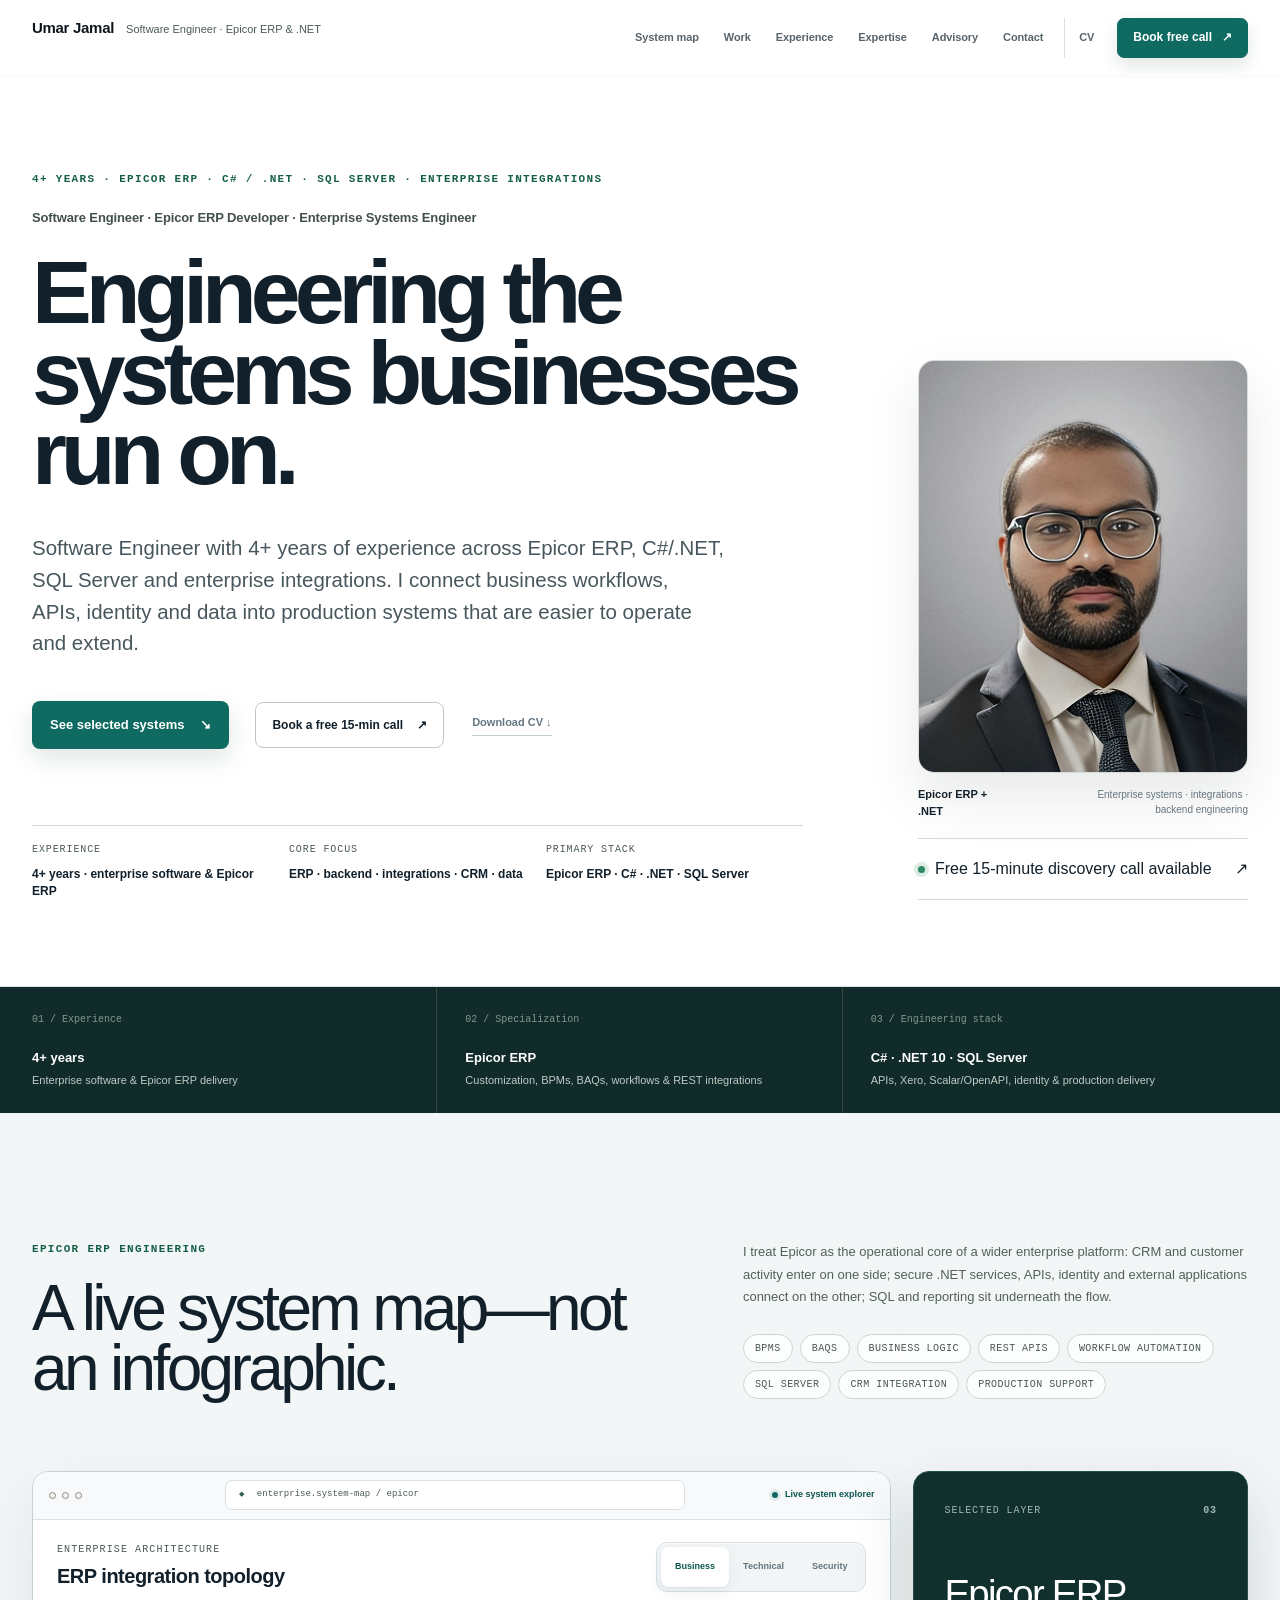
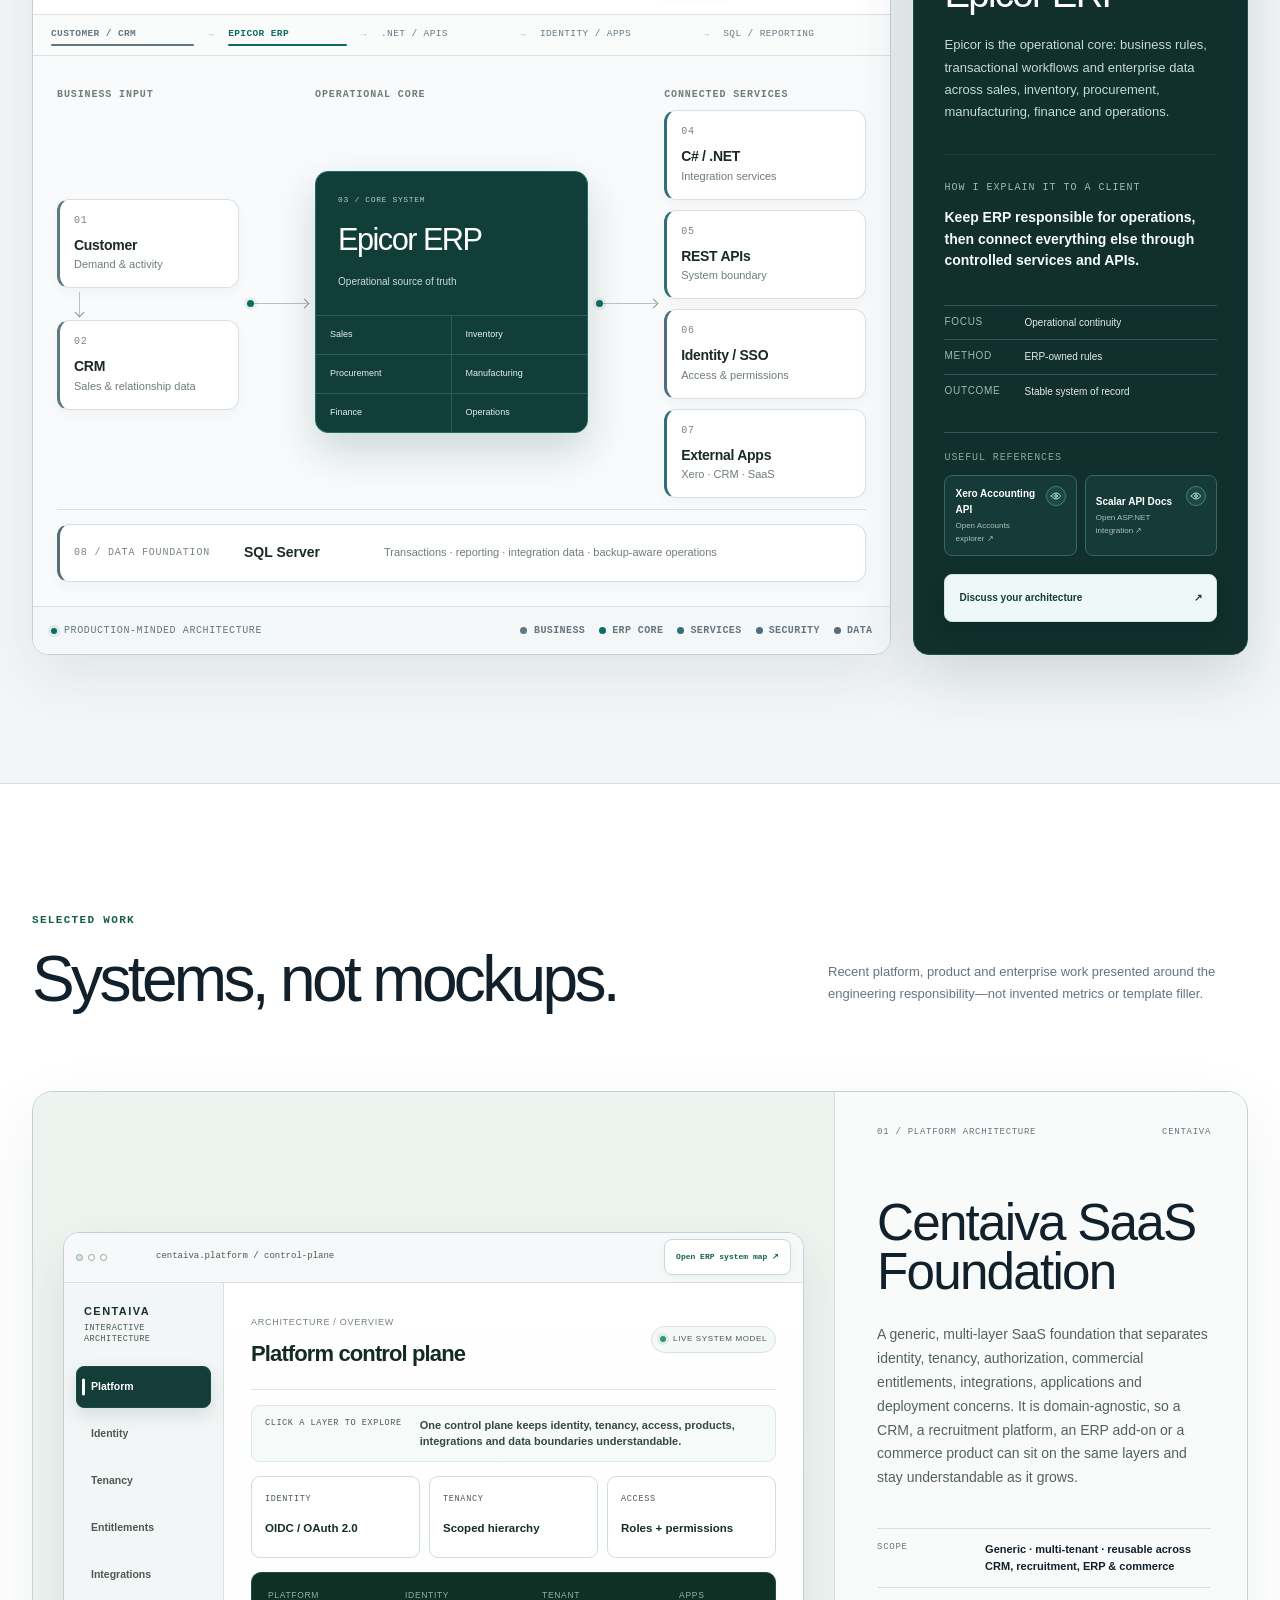
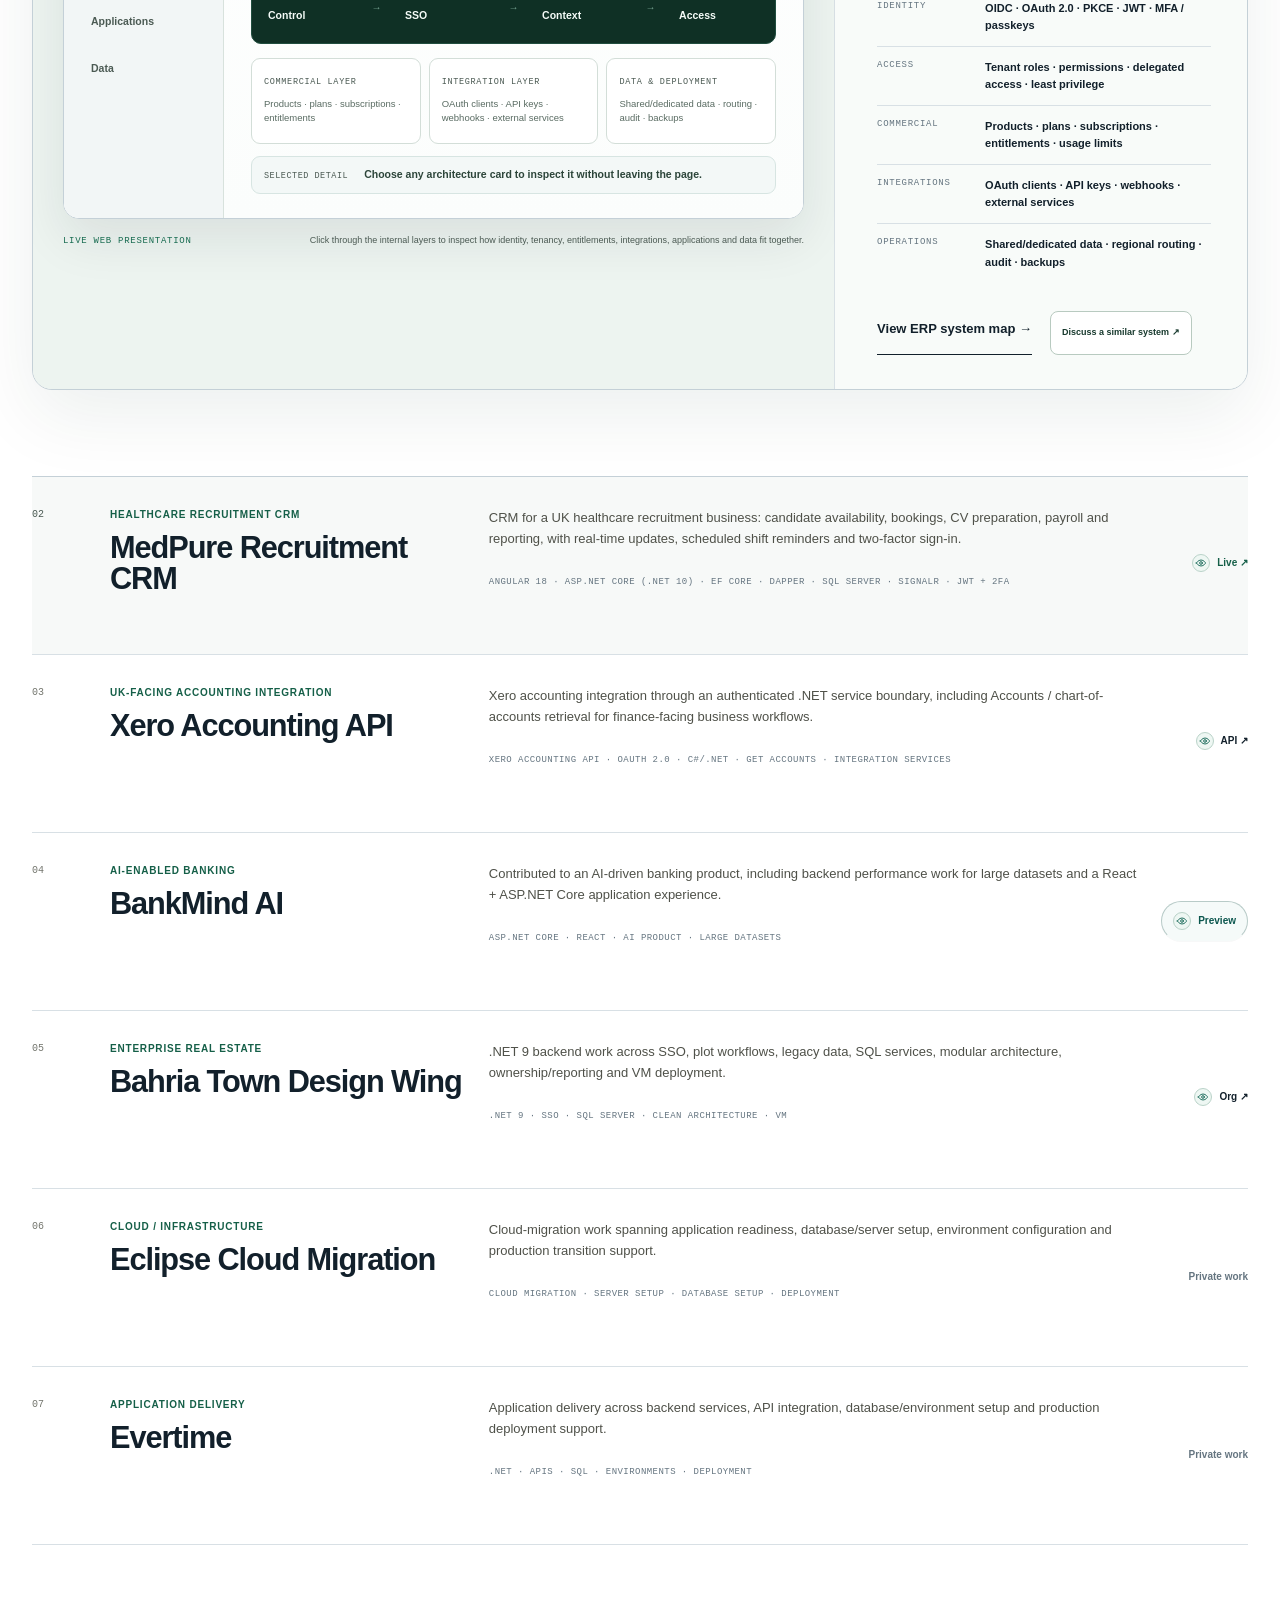
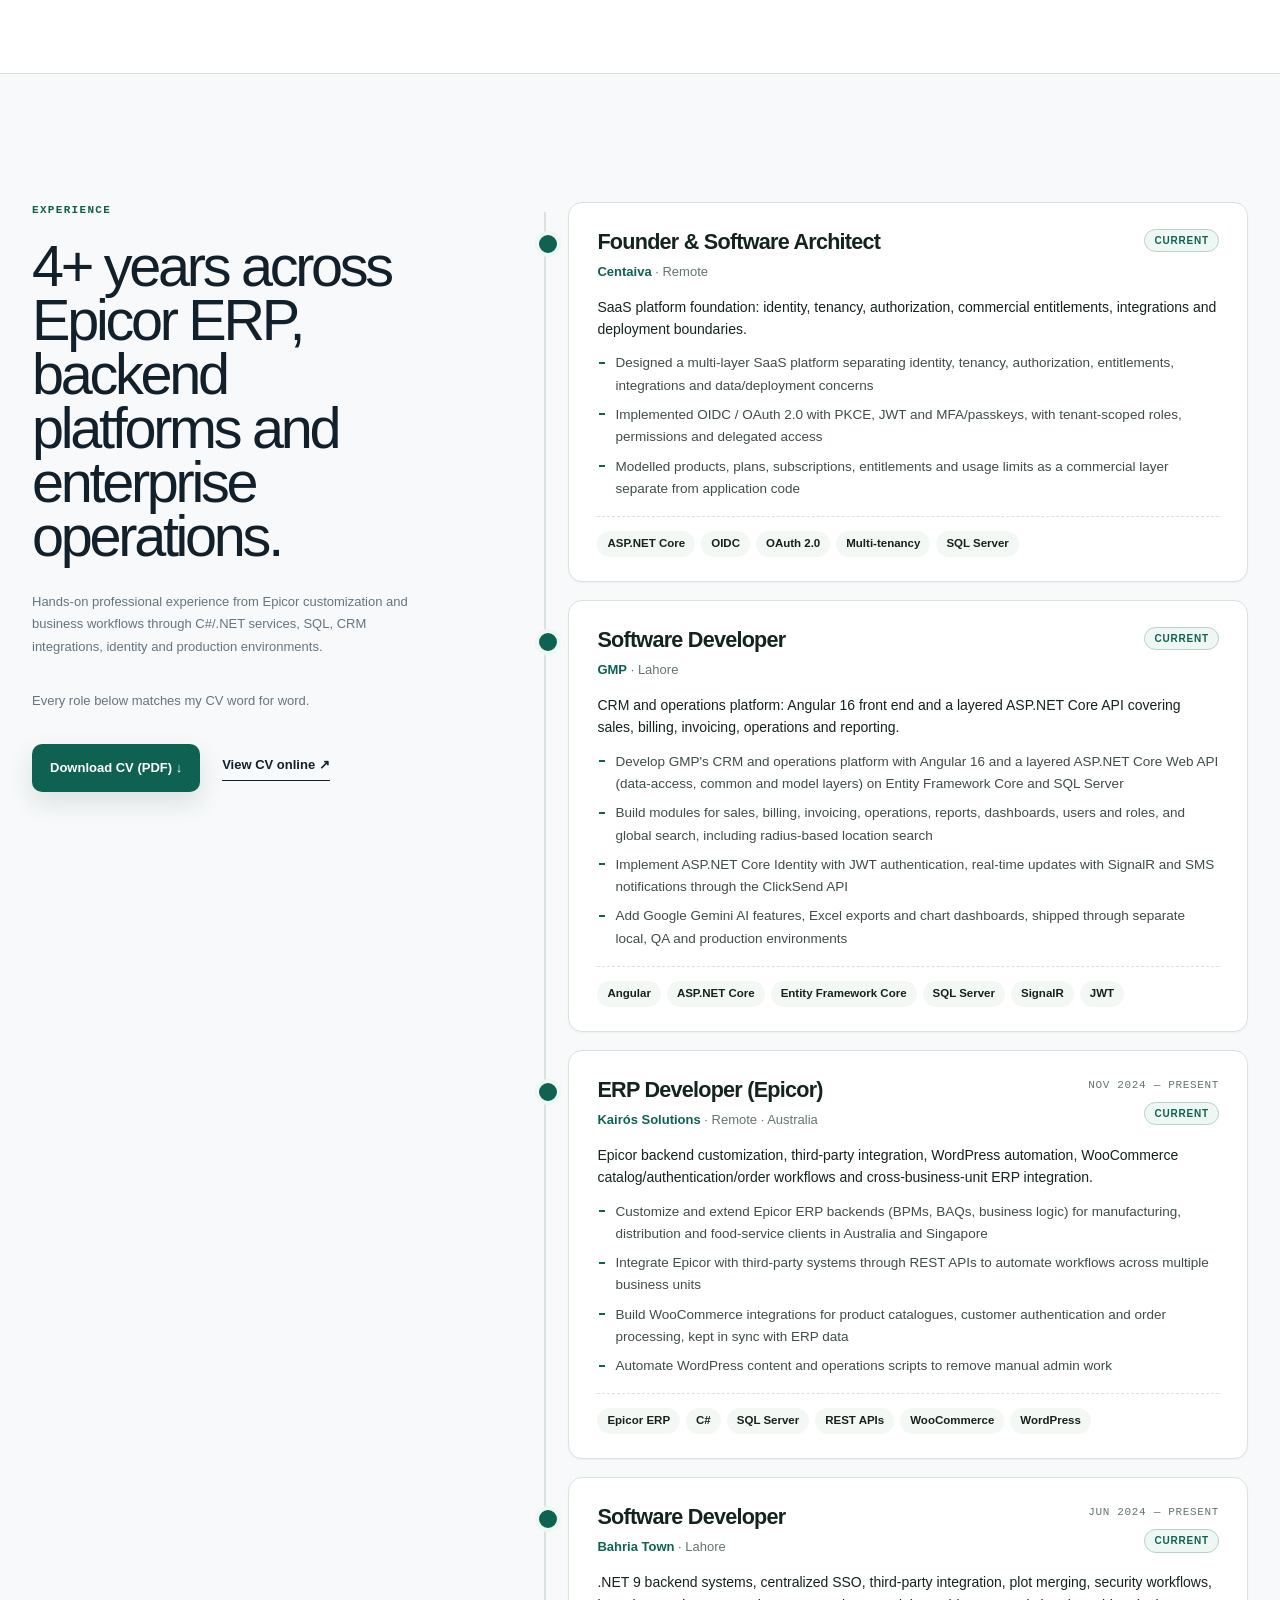
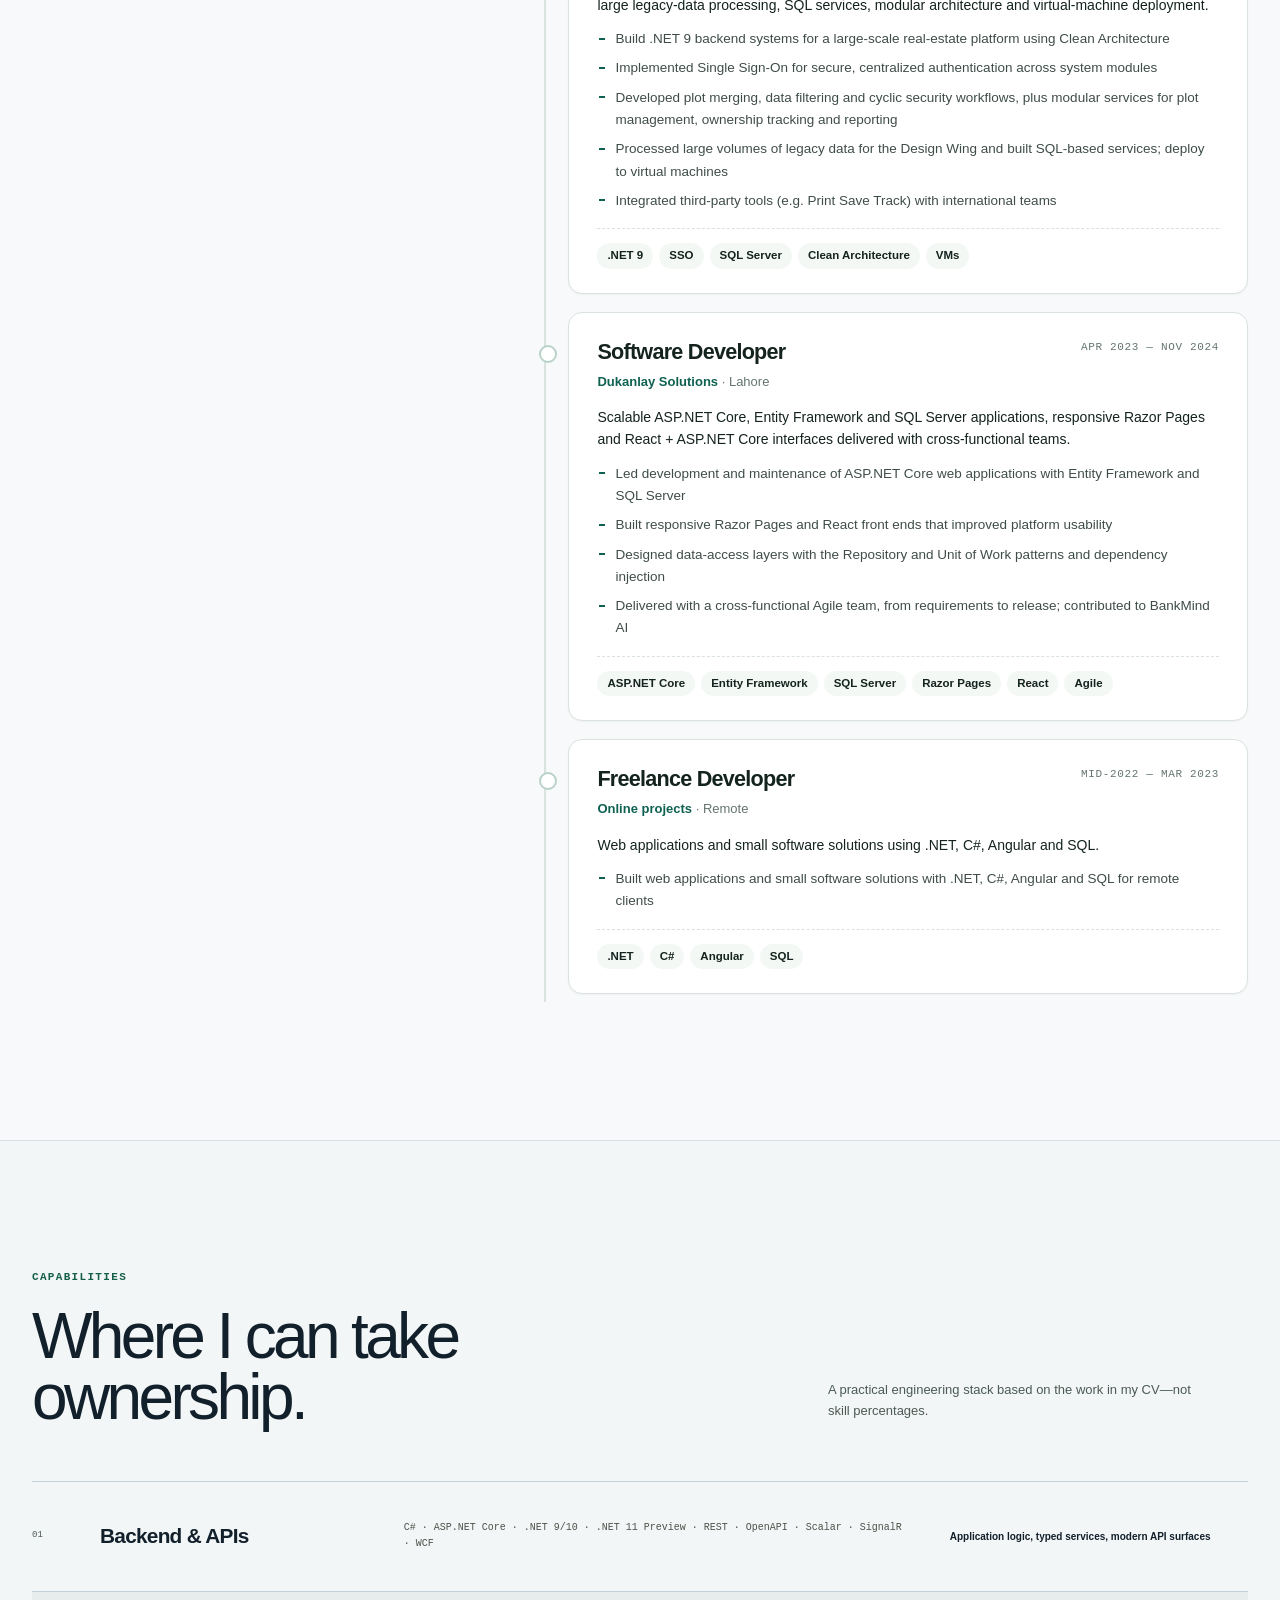
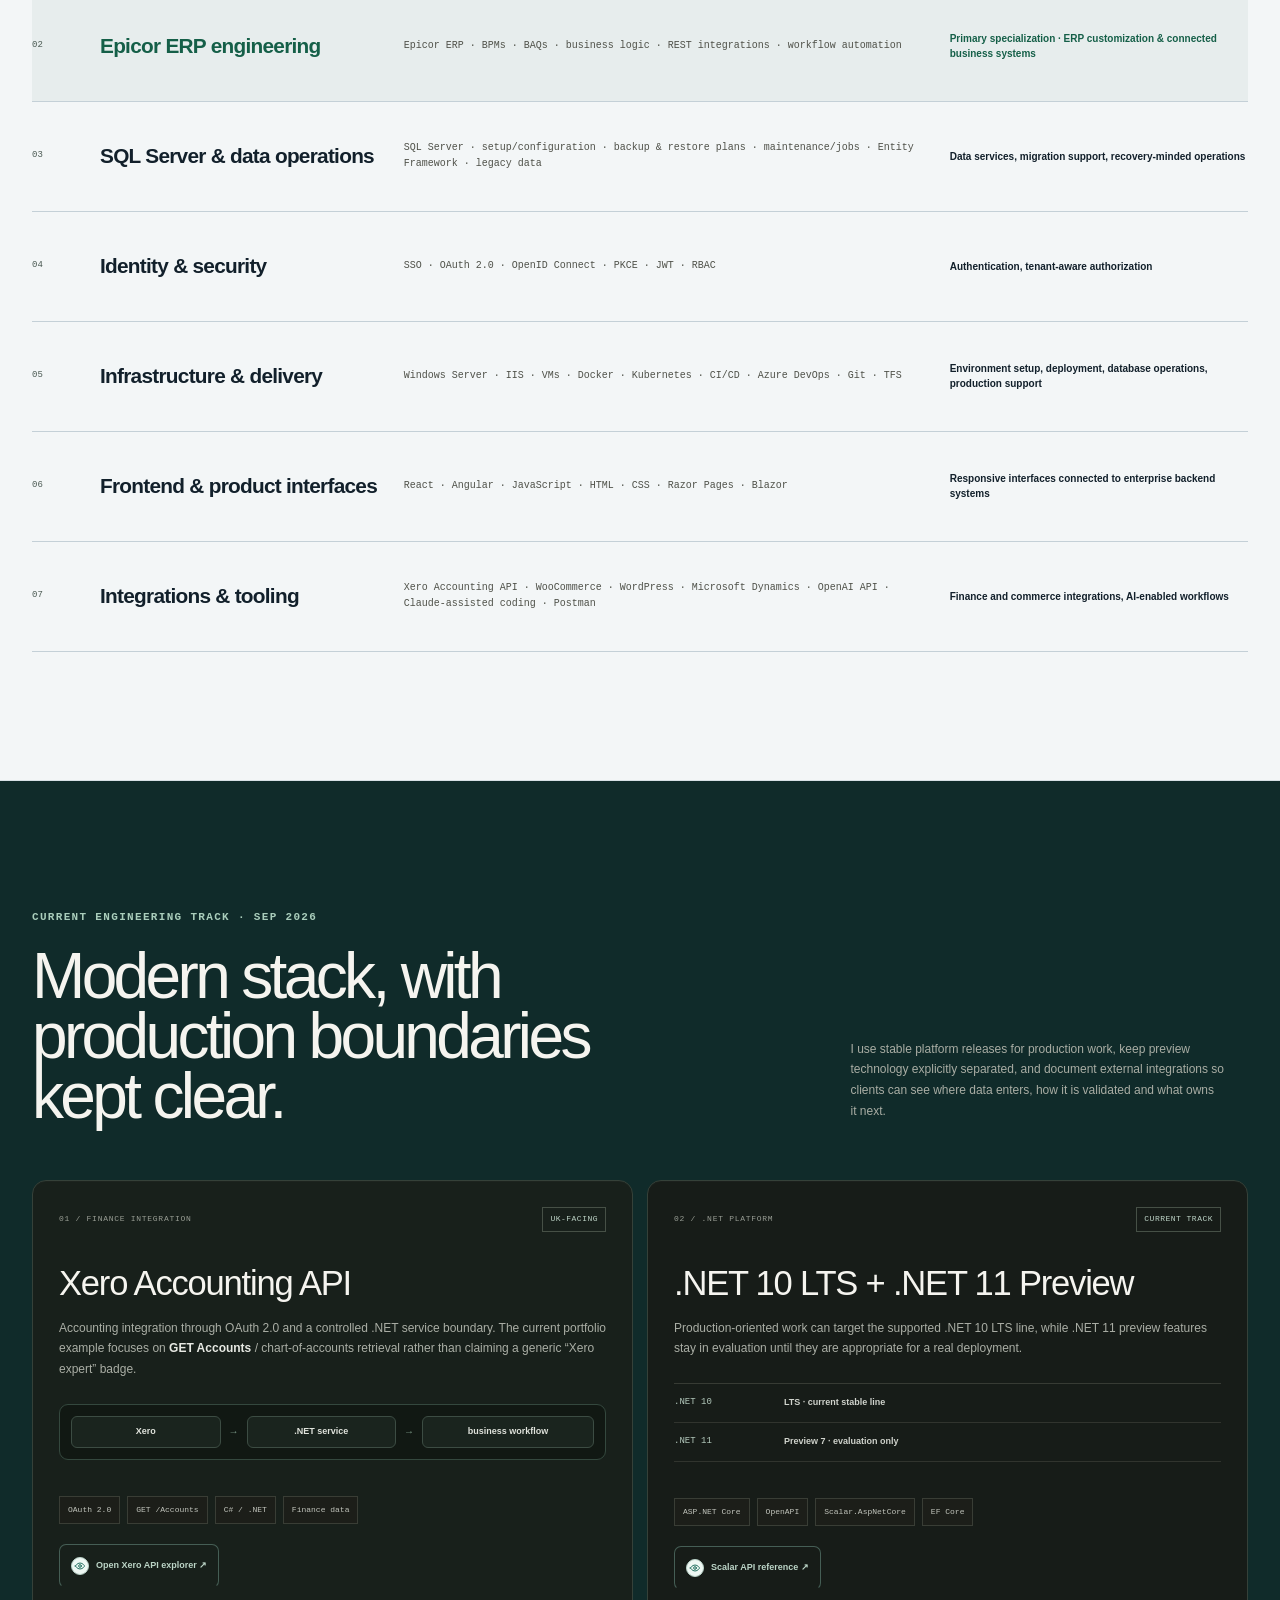
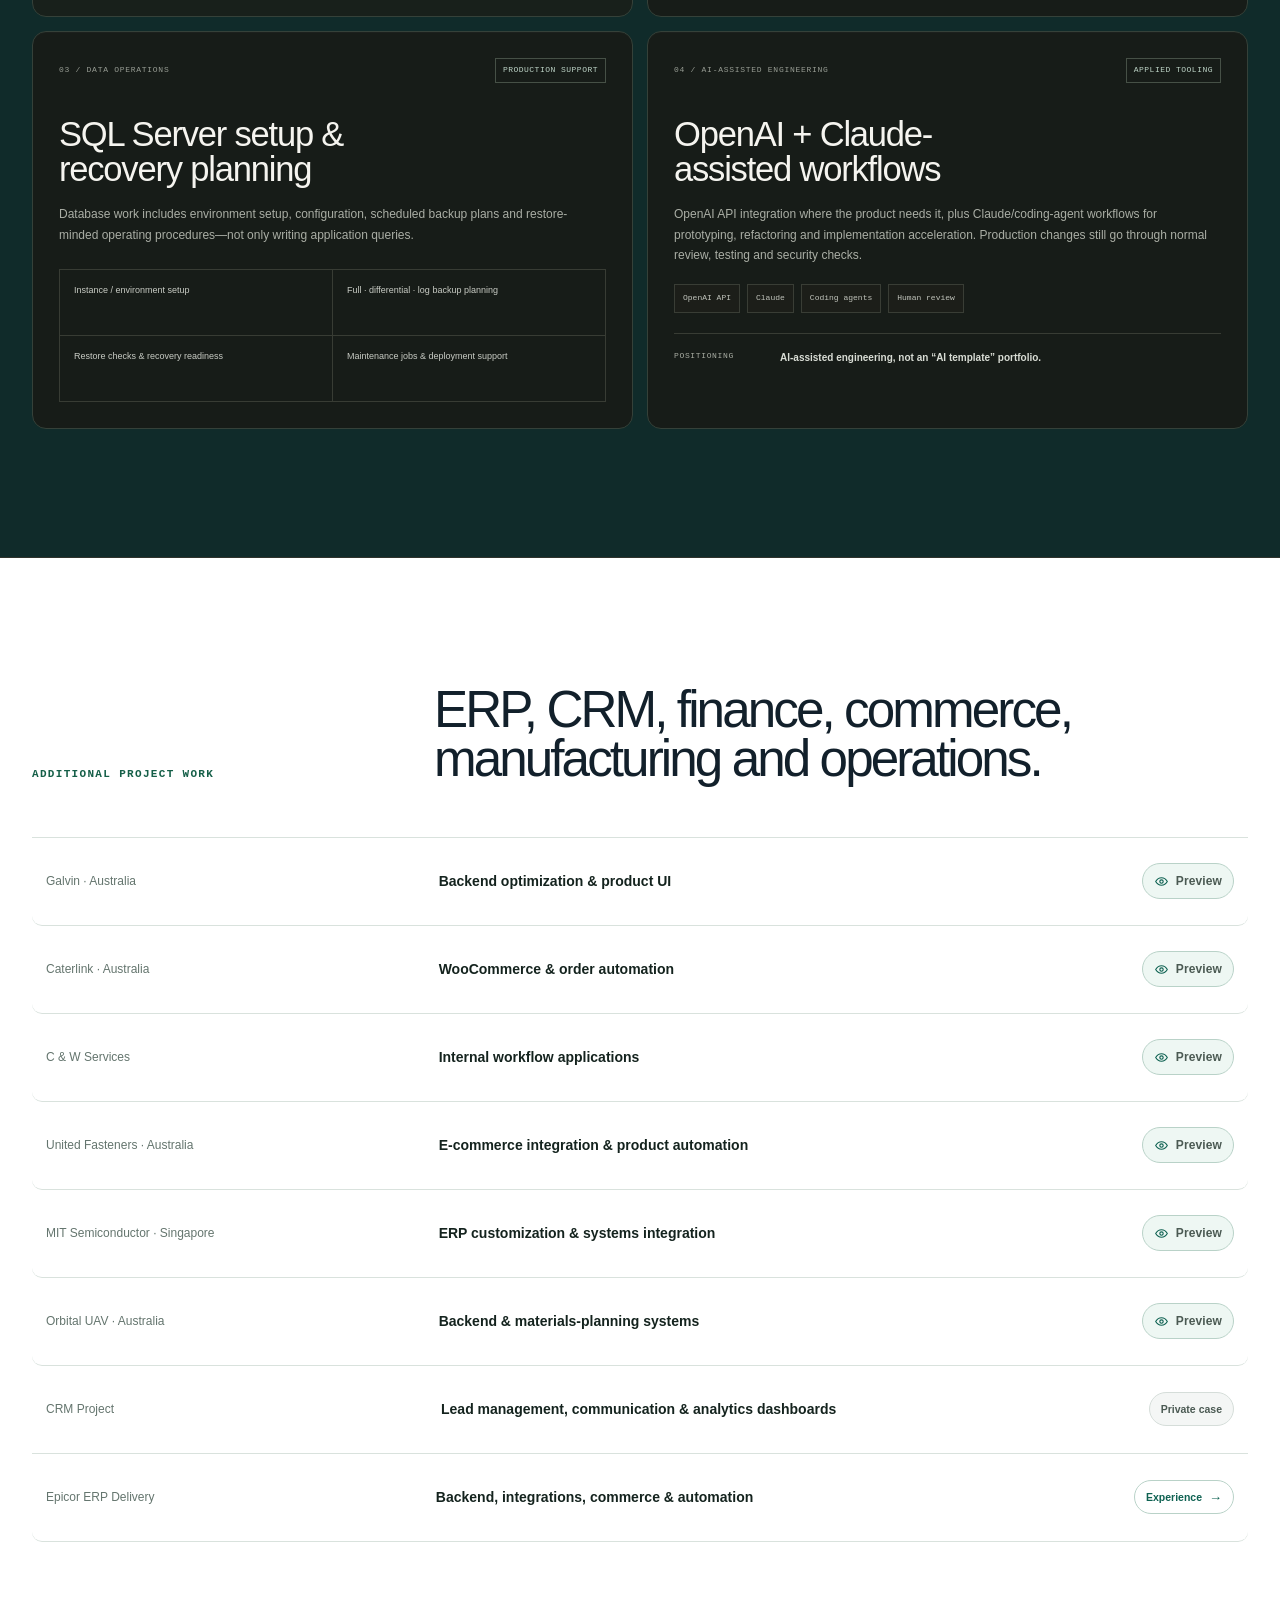
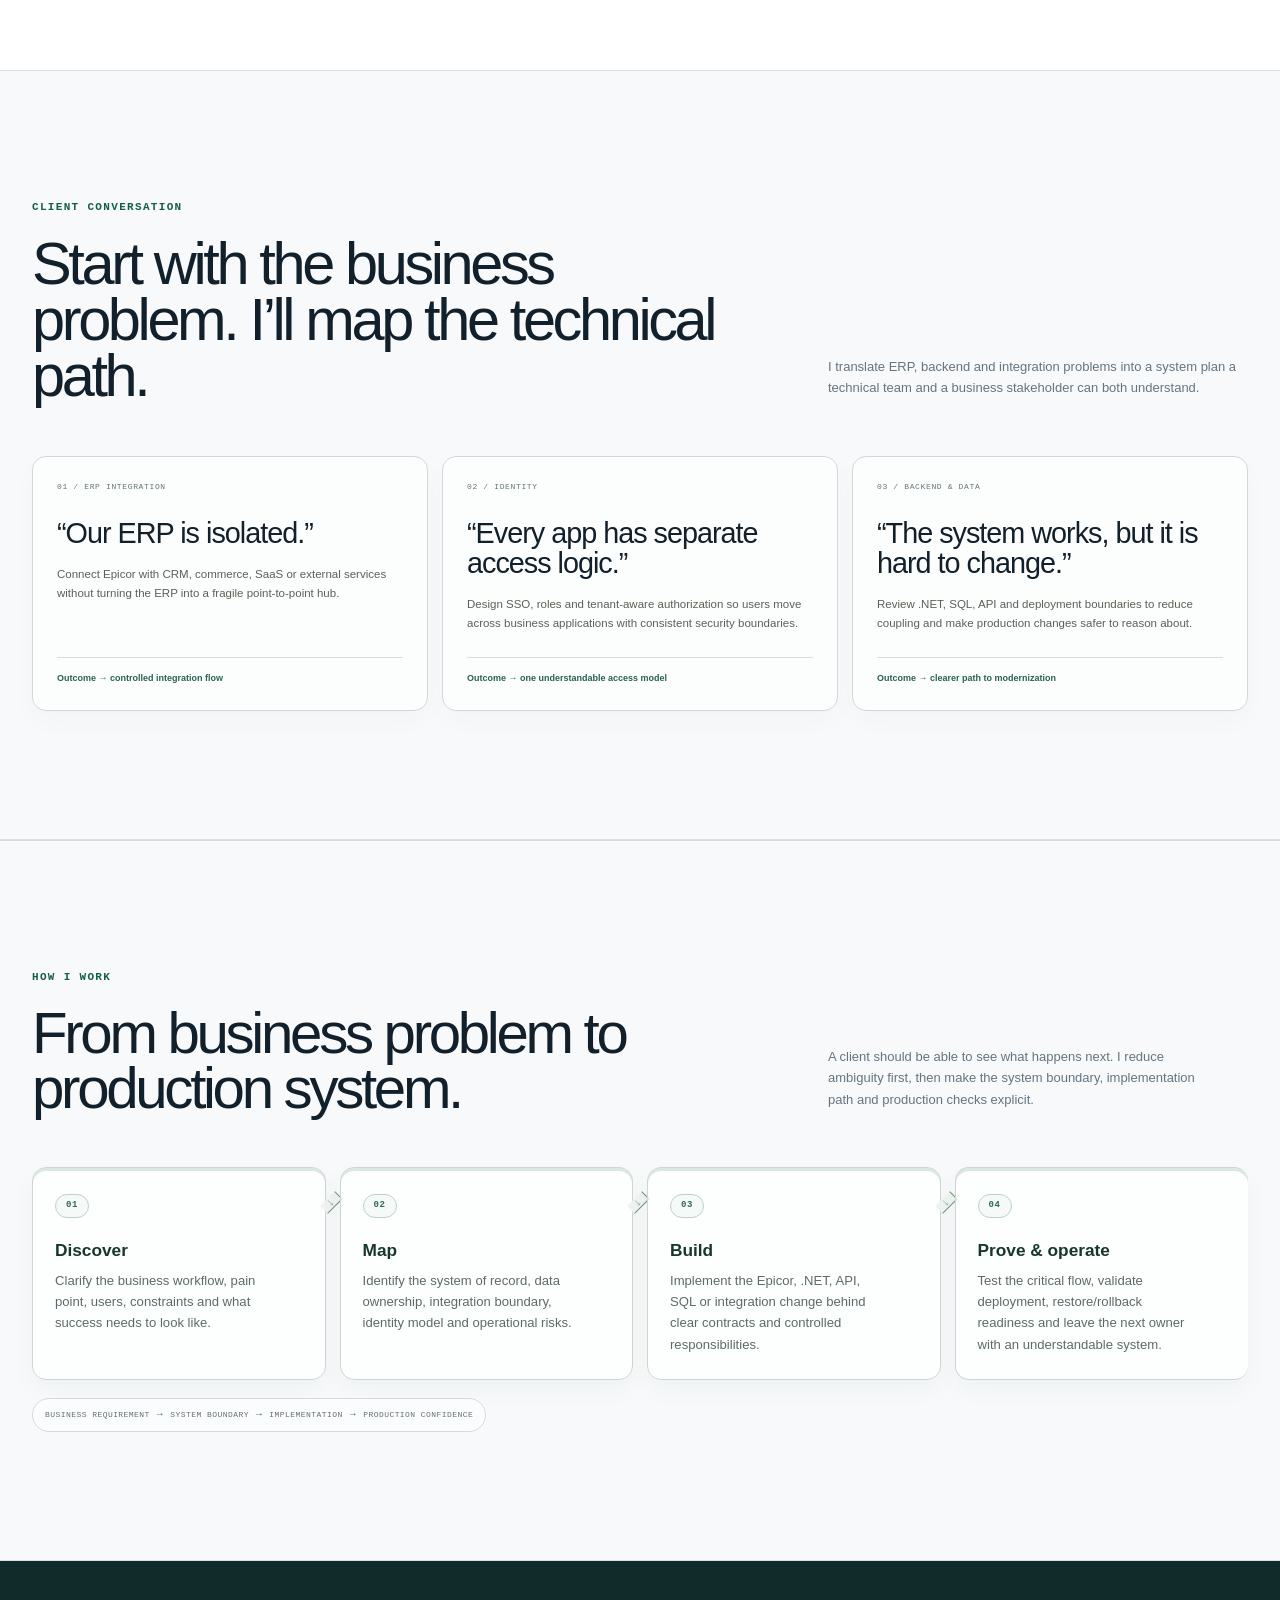
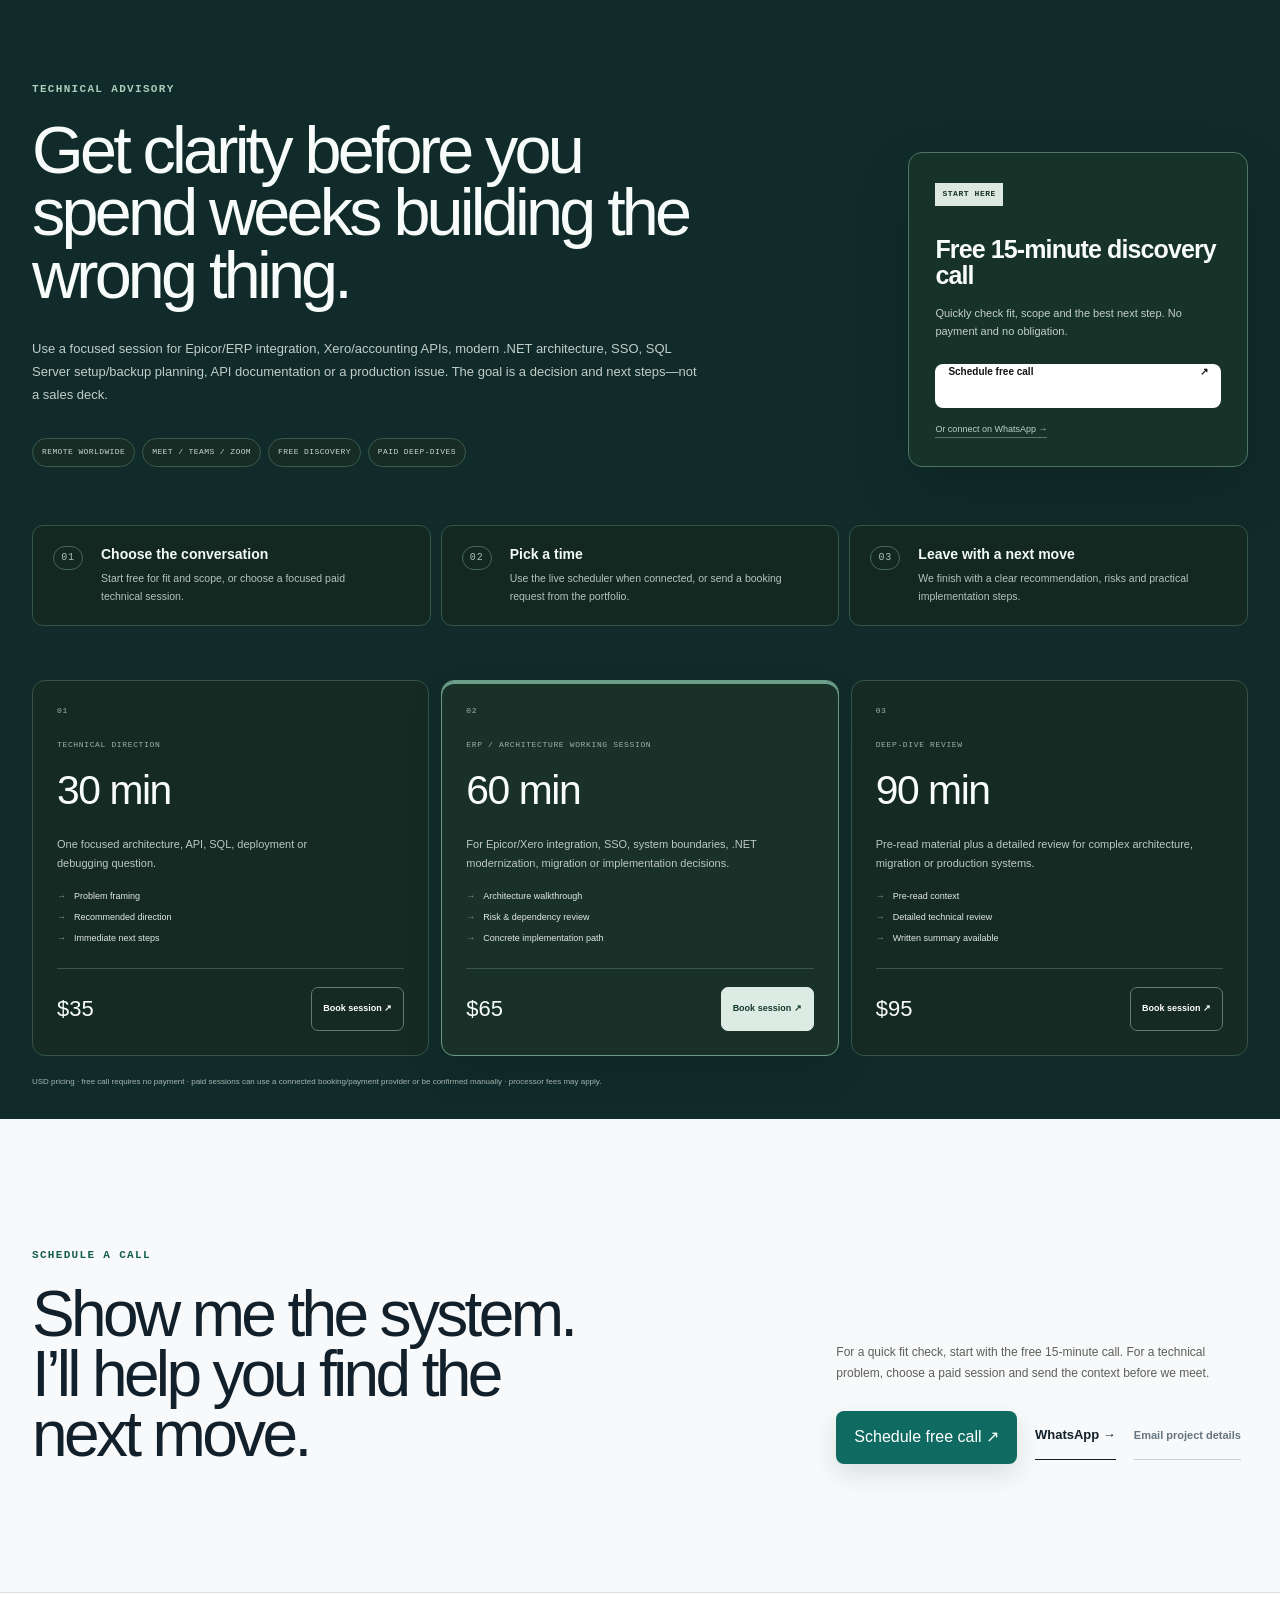
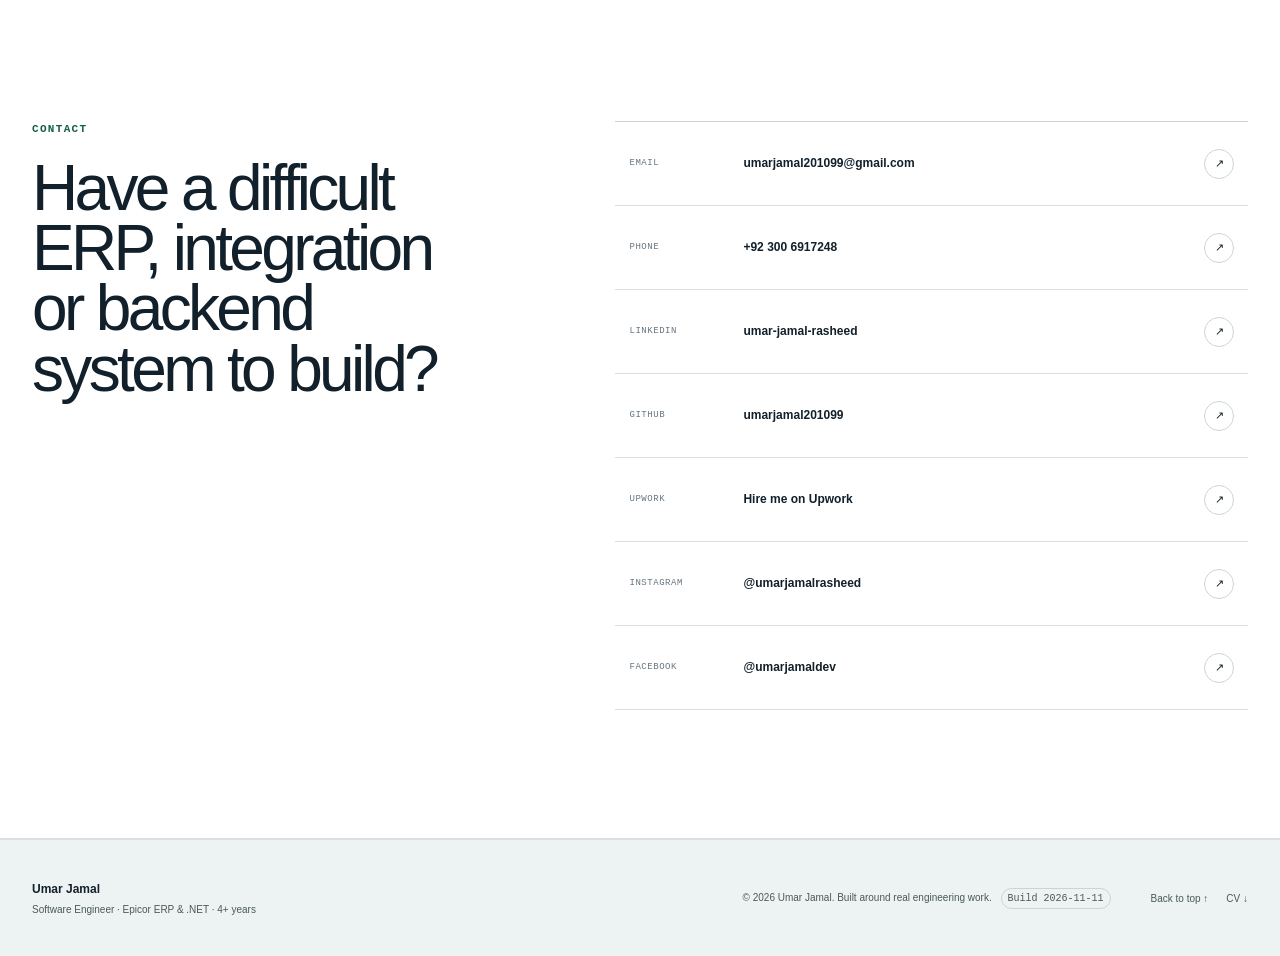
<file: index.html>
<!DOCTYPE html>

<html lang="en">
<head>
<meta charset="utf-8"/>
<meta content="width=device-width, initial-scale=1, viewport-fit=cover" name="viewport"/>
<meta content="#f5f7f8" name="theme-color"/>
<meta content="light" name="color-scheme"/>
<meta content="Software Engineer · Epicor ERP &amp; .NET with 4+ years of experience across C#, SQL Server, Epicor ERP, Xero/CRM integrations, SSO, APIs and production systems." name="description"/>
<meta content="Umar Jamal | Software Engineer · Epicor ERP &amp; .NET" property="og:title"/>
<meta content="Software Engineer · Epicor ERP &amp; .NET with 4+ years of experience across C#, SQL Server, Epicor ERP, Xero/CRM integrations, SSO, APIs and production systems." property="og:description"/>
<meta content="profile" property="og:type"/>
<meta content="https://umarjamal201099.github.io/umarjamal/" property="og:url"/>
<meta content="https://umarjamal201099.github.io/umarjamal/assets/img/photo.png" property="og:image"/>
<meta content="Portrait of Umar Jamal" property="og:image:alt"/>
<meta content="summary_large_image" name="twitter:card"/>
<meta content="Umar Jamal | Software Engineer · Epicor ERP &amp; .NET" name="twitter:title"/>
<meta content="Software Engineer · Epicor ERP &amp; .NET with 4+ years of experience across C#, SQL Server, Epicor ERP, Xero/CRM integrations, SSO, APIs and production systems." name="twitter:description"/>
<meta content="https://umarjamal201099.github.io/umarjamal/assets/img/photo.png" name="twitter:image"/>
<link href="https://umarjamal201099.github.io/umarjamal/" rel="canonical"/>
<title>Umar Jamal | Software Engineer · Epicor ERP &amp; .NET</title>
<link href="assets/favicon.png" rel="icon" type="image/png"/>
<link href="assets/img/photo.webp" rel="preload" as="image" fetchpriority="high"/>
<link href="assets/css/site.css" rel="stylesheet"/>
<script type="application/ld+json">{"@context": "https://schema.org", "@type": "Person", "name": "Umar Jamal", "jobTitle": "Software Engineer · Epicor ERP & .NET", "url": "https://umarjamal201099.github.io/umarjamal/", "image": "https://umarjamal201099.github.io/umarjamal/assets/img/photo.png", "email": "mailto:umarjamal201099@gmail.com", "address": {"@type": "PostalAddress", "addressLocality": "Lahore, Pakistan"}, "sameAs": ["https://www.linkedin.com/in/umar-jamal-rasheed/", "https://github.com/umarjamal201099", "https://umarjamal201099.github.io/umar/", "https://www.upwork.com/freelancers/umarjamal2", "https://www.instagram.com/umarjamalrasheed/", "https://www.facebook.com/umarjamaldev/"], "alumniOf": "Virtual University of Pakistan", "knowsAbout": [".NET 11 Preview", ".NET 9/10", "ASP.NET Core", "Angular", "Azure DevOps", "BAQs", "BPMs", "Blazor", "C#", "CI/CD", "CSS", "Claude-assisted coding", "Docker", "Entity Framework", "Epicor ERP", "Git", "HTML", "IIS", "JWT", "JavaScript", "Kubernetes", "Microsoft Dynamics", "OAuth 2.0", "OpenAI API", "OpenAPI", "OpenID Connect", "PKCE", "Postman", "RBAC", "REST", "REST integrations", "Razor Pages", "React", "SQL Server", "SSO", "Scalar", "SignalR", "TFS", "VMs", "WCF", "Windows Server", "WooCommerce", "WordPress", "Xero Accounting API", "backup & restore plans", "business logic", "legacy data", "maintenance/jobs", "setup/configuration", "workflow automation"]}</script>
</head>
<body>
<a class="skip-link" href="#main">Skip to content</a>
<header class="site-header" data-header="">
<div class="wrap nav-shell">
<a class="wordmark" href="#top">
<strong>Umar Jamal</strong>
<span>Software Engineer · Epicor ERP &amp; .NET</span>
</a>
<button aria-controls="main-nav" aria-expanded="false" class="nav-toggle" data-nav-toggle="" type="button">
<span>Menu</span><i aria-hidden="true"></i>
</button>
<nav aria-label="Primary navigation" class="main-nav" data-nav="" id="main-nav">
<a data-nav-link="" href="#erp-architecture"><span>System map</span><small>ERP architecture</small></a>
<a data-nav-link="" href="#work"><span>Work</span><small>Selected systems</small></a>
<a data-nav-link="" href="#experience"><span>Experience</span><small>Professional history</small></a>
<a data-nav-link="" href="#capabilities"><span>Expertise</span><small>Stack &amp; ownership</small></a>
<a data-nav-link="" href="#advisory"><span>Advisory</span><small>Technical sessions</small></a>
<a data-nav-link="" href="#contact"><span>Contact</span><small>Direct channels</small></a>
<a class="nav-cv" download="" href="assets/Umar-Jamal-CV.pdf"><span>CV</span><small>PDF download</small></a>
<button class="nav-book" data-book-service="Free 15-minute fit check" type="button">Book free call <span aria-hidden="true">↗</span></button>
</nav>
</div>
<div aria-hidden="true" class="site-progress"><i data-scroll-progress=""></i></div>
</header>
<main id="main">
<section class="hero" id="top">
<div class="wrap hero-grid">
<div class="hero-copy">
<p class="overline">4+ years · Epicor ERP · C# / .NET · SQL Server · Enterprise Integrations</p>
<p class="hero-role">Software Engineer · Epicor ERP Developer · Enterprise Systems Engineer</p>
<h1>Engineering the systems businesses run on.</h1>
<p class="hero-intro">Software Engineer with 4+ years of experience across Epicor ERP, C#/.NET, SQL Server and enterprise integrations. I connect business workflows, APIs, identity and data into production systems that are easier to operate and extend.</p>
<div class="hero-actions">
<a class="primary-link" href="#work">See selected systems <span aria-hidden="true">↘</span></a>
<button class="secondary-button" data-book-service="Free 15-minute fit check" type="button">Book a free 15-min call <span aria-hidden="true">↗</span></button>
<a class="quiet-link" download="" href="assets/Umar-Jamal-CV.pdf">Download CV ↓</a>
</div>
<div aria-label="Professional summary" class="hero-facts" role="group">
<div><span>Experience</span><strong>4+ years · enterprise software &amp; Epicor ERP</strong></div>
<div><span>Core focus</span><strong>ERP · backend · integrations · CRM · data</strong></div>
<div><span>Primary stack</span><strong>Epicor ERP · C# · .NET · SQL Server</strong></div>
</div>
</div>
<aside aria-label="Profile" class="hero-aside">
<figure class="portrait">
<img alt="Portrait of Umar Jamal" fetchpriority="high" height="800" src="assets/img/photo.webp" width="800"/>
</figure>
<div class="portrait-caption">
<span>Epicor ERP + .NET</span>
<p>Enterprise systems · integrations · backend engineering</p>
</div>
<button class="availability" data-book-service="Free 15-minute fit check" type="button">
<span aria-hidden="true" class="availability-dot"></span>
            Free 15-minute discovery call available
            <span aria-hidden="true">↗</span>
</button>
</aside>
</div>
</section>
<section aria-label="Professional specialization" class="current-strip">
<div class="wrap current-grid">
<div><span>01 / Experience</span><strong>4+ years</strong><p>Enterprise software &amp; Epicor ERP delivery</p></div>
<div><span>02 / Specialization</span><strong>Epicor ERP</strong><p>Customization, BPMs, BAQs, workflows &amp; REST integrations</p></div>
<div><span>03 / Engineering stack</span><strong>C# · .NET 10 · SQL Server</strong><p>APIs, Xero, Scalar/OpenAPI, identity &amp; production delivery</p></div>
</div>
</section>
<section class="section erp-specialization" id="erp-architecture">
<div class="wrap">
<div class="erp-heading">
<div>
<p class="overline">Epicor ERP Engineering</p>
<h2>A live system map—not an infographic.</h2>
</div>
<div class="erp-heading-copy">
<p>I treat Epicor as the operational core of a wider enterprise platform: CRM and customer activity enter on one side; secure .NET services, APIs, identity and external applications connect on the other; SQL and reporting sit underneath the flow.</p>
<div role="group" aria-label="Epicor ERP capabilities" class="erp-tags">
<span>BPMs</span><span>BAQs</span><span>Business logic</span><span>REST APIs</span><span>Workflow automation</span><span>SQL Server</span><span>CRM integration</span><span>Production support</span>
</div>
</div>
</div>
<div class="architecture-workbench">
<div class="system-screen" data-tilt-screen="">
<div class="screen-chrome">
<div aria-hidden="true" class="screen-dots"><i></i><i></i><i></i></div>
<div class="screen-address"><span class="screen-lock">◆</span> enterprise.system-map / epicor</div>
<span class="screen-live"><i></i> Live system explorer</span>
</div>
<div class="screen-toolbar">
<div>
<span class="screen-eyebrow">Enterprise architecture</span>
<strong>ERP integration topology</strong>
</div>
<div aria-label="Architecture view" class="architecture-modes" role="group">
<button aria-pressed="true" class="is-active" data-architecture-mode="executive" type="button">Business</button>
<button aria-pressed="false" data-architecture-mode="technical" type="button">Technical</button>
<button aria-pressed="false" data-architecture-mode="security" type="button">Security</button>
</div>
</div>
<div role="group" aria-label="Enterprise system flow" class="architecture-path">
<span data-path-step="business">Customer / CRM</span><i aria-hidden="true">→</i>
<span data-path-step="core">Epicor ERP</span><i aria-hidden="true">→</i>
<span data-path-step="services">.NET / APIs</span><i aria-hidden="true">→</i>
<span data-path-step="access">Identity / Apps</span><i aria-hidden="true">→</i>
<span data-path-step="data">SQL / Reporting</span>
</div>
<div role="group" aria-label="Interactive system map" class="mobile-system-explorer" data-mobile-system-explorer="">
<div class="mobile-explorer-intro">
<div><span data-mobile-mode-label="">Business flow</span><strong data-mobile-mode-title="">From customer demand to ERP operations</strong></div>
<p data-mobile-mode-copy="">Tap a layer once to see what it owns, why it exists and how it connects to the next system.</p>
</div>
<div aria-label="System layers" class="mobile-layer-tabs" role="tablist">
<button data-mobile-arch-key="customer" role="tab" type="button">Customer</button>
<button data-mobile-arch-key="crm" role="tab" type="button">CRM</button>
<button aria-selected="true" data-mobile-arch-key="erp" role="tab" type="button">Epicor ERP</button>
<button data-mobile-arch-key="integration" role="tab" type="button">.NET</button>
<button data-mobile-arch-key="api" role="tab" type="button">REST API</button>
<button data-mobile-arch-key="identity" role="tab" type="button">Identity</button>
<button data-mobile-arch-key="external" role="tab" type="button">Apps</button>
<button data-mobile-arch-key="data" role="tab" type="button">SQL</button>
</div>
<article aria-live="polite" class="mobile-layer-card">
<div class="mobile-layer-top"><span data-mobile-arch-index="">03</span><em data-mobile-arch-category="">Operational core</em></div>
<h3 data-mobile-arch-title="">Epicor ERP</h3>
<p data-mobile-arch-copy="">Epicor owns operational rules, transactional workflows and enterprise data.</p>
<dl class="mobile-layer-facts">
<div><dt>Focus</dt><dd data-mobile-arch-focus="">Operational continuity</dd></div>
<div><dt>Method</dt><dd data-mobile-arch-method="">ERP-owned rules</dd></div>
<div><dt>Result</dt><dd data-mobile-arch-outcome="">Stable system of record</dd></div>
</dl>
<div class="mobile-layer-actions">
<button data-mobile-arch-next="" type="button">Next layer <span aria-hidden="true">→</span></button>
<button data-book-service="Free 15-minute fit check" type="button">Discuss this system <span aria-hidden="true">↗</span></button>
</div>
</article>
</div>
<div class="architecture-network" data-architecture-network="" data-mode="executive">
<div class="network-label label-in">Business input</div>
<div class="network-label label-core">Operational core</div>
<div class="network-label label-edge">Connected services</div>
<div class="network-stack network-inbound">
<button class="network-node" data-arch-key="customer" data-copy="Customer activity, opportunities and requests enter through controlled business workflows before becoming ERP transactions." data-title="Customer &amp; Sales" type="button"><span>01</span><strong>Customer</strong><small>Demand &amp; activity</small></button>
<div aria-hidden="true" class="vertical-connector"><i></i></div>
<button class="network-node" data-arch-key="crm" data-copy="CRM and internal applications manage customer context while ERP remains the operational source for orders, inventory, finance and fulfilment." data-title="CRM &amp; Business Applications" type="button"><span>02</span><strong>CRM</strong><small>Sales &amp; relationship data</small></button>
</div>
<div aria-hidden="true" class="horizontal-connector connector-left"><i></i><b>validated business flow</b></div>
<button class="erp-core-node is-active" data-arch-key="erp" data-copy="Epicor is the operational core: business rules, transactional workflows and enterprise data across sales, inventory, procurement, manufacturing, finance and operations." data-title="Epicor ERP" type="button">
<span class="core-head"><span>03 / Core system</span><strong>Epicor ERP</strong><small>Operational source of truth</small></span>
<span class="core-modules"><span>Sales</span><span>Inventory</span><span>Procurement</span><span>Manufacturing</span><span>Finance</span><span>Operations</span></span>
</button>
<div aria-hidden="true" class="horizontal-connector connector-right"><i></i><b>secure integration boundary</b></div>
<div class="network-stack network-services">
<button class="network-node node-technical" data-arch-key="integration" data-copy="C# and .NET services contain integration logic, validation and synchronization so external systems do not depend directly on ERP internals." data-title="C# / .NET Integration Layer" type="button"><span>04</span><strong>C# / .NET</strong><small>Integration services</small></button>
<button class="network-node node-security" data-arch-key="api" data-copy="Versioned REST APIs create clean system boundaries for ERP, CRM, SaaS and external applications." data-title="REST API Layer" type="button"><span>05</span><strong>REST APIs</strong><small>System boundary</small></button>
<button class="network-node node-security" data-arch-key="identity" data-copy="SSO, OAuth/OIDC, JWT, roles and permissions control who can access connected applications and data." data-title="Identity &amp; SSO" type="button"><span>06</span><strong>Identity / SSO</strong><small>Access &amp; permissions</small></button>
<button class="network-node" data-arch-key="external" data-copy="Xero, CRM, commerce, SaaS and third-party applications connect through explicit contracts rather than tight ERP coupling." data-title="External / Finance Applications" type="button"><span>07</span><strong>External Apps</strong><small>Xero · CRM · SaaS</small></button>
</div>
<div class="data-foundation">
<button data-arch-key="data" data-copy="SQL Server supports operational data, reporting, analysis, legacy data processing and controlled integration flows." data-title="SQL Server &amp; Enterprise Data" type="button"><span>08 / Data foundation</span><strong>SQL Server</strong><small>Transactions · reporting · integration data · backup-aware operations</small></button>
</div>
</div>
<div class="screen-statusbar">
<span class="status-ready"><i></i> Production-minded architecture</span>
<div role="group" aria-label="Architecture color legend" class="map-legend">
<span class="legend-business">Business</span>
<span class="legend-core">ERP core</span>
<span class="legend-service">Services</span>
<span class="legend-security">Security</span>
<span class="legend-data">Data</span>
</div>
</div>
</div>
<aside aria-live="polite" class="architecture-brief">
<div class="brief-topline"><span>Selected layer</span><strong data-arch-index="">03</strong></div>
<h3 data-arch-title="">Epicor ERP</h3>
<p data-arch-copy="">Epicor is the operational core: business rules, transactional workflows and enterprise data across sales, inventory, procurement, manufacturing, finance and operations.</p>
<div class="brief-divider"></div>
<span class="brief-label">How I explain it to a client</span>
<blockquote data-arch-pitch="">Keep ERP responsible for operations, then connect everything else through controlled services and APIs.</blockquote>
<dl class="brief-facts">
<div><dt>Focus</dt><dd data-arch-focus="">Operational continuity</dd></div>
<div><dt>Method</dt><dd data-arch-method="">ERP-owned rules</dd></div>
<div><dt>Outcome</dt><dd data-arch-outcome="">Stable system of record</dd></div>
</dl>
<div role="group" aria-label="Architecture reference links" class="architecture-resources">
<span>Useful references</span>
<div>
<a aria-haspopup="dialog" data-preview-description="Preview the public Xero Accounts API explorer inside the portfolio. Use Open new tab for the full developer experience." data-preview-kicker="Technical reference" data-preview-mode="overview" data-preview-title="Xero Accounting API" data-site-preview="" href="https://api-explorer.xero.com/accounting/accounts/getaccounts" rel="noopener noreferrer" target="_blank"><strong>Xero Accounting API</strong><small>Open Accounts explorer ↗</small><span class="sr-only"> (opens a preview of Xero Accounting API here; it can also open in a new tab)</span></a>
<a aria-haspopup="dialog" data-preview-description="Preview the public Scalar ASP.NET Core integration reference without leaving the portfolio." data-preview-kicker="Technical reference" data-preview-mode="overview" data-preview-title="Scalar ASP.NET API Reference" data-site-preview="" href="https://scalar.com/products/api-references/integrations/aspnetcore/integration" rel="noopener noreferrer" target="_blank"><strong>Scalar API Docs</strong><small>Open ASP.NET integration ↗</small><span class="sr-only"> (opens a preview of Scalar ASP.NET API Reference here; it can also open in a new tab)</span></a>
</div>
</div>
<button class="brief-cta" data-book-service="Free 15-minute fit check" type="button">Discuss your architecture <span>↗</span></button>
</aside>
</div>
</div>
</section>
<section class="section selected-work" id="work">
<div class="wrap">
<div class="section-head">
<div>
<p class="overline">Selected work</p>
<h2>Systems, not mockups.</h2>
</div>
<p>Recent platform, product and enterprise work presented around the engineering responsibility—not invented metrics or template filler.</p>
</div>
<article class="feature-case feature-case-live">
<div class="feature-media">
<div role="group" aria-labelledby="centaiva-demo-title" class="product-window">
<div class="product-window-bar">
<div aria-hidden="true" class="product-window-dots"><i></i><i></i><i></i></div>
<span>centaiva.platform / control-plane</span>
<a href="#erp-architecture">Open ERP system map ↗</a>
</div>
<div class="product-ui" data-product-demo="">
<aside aria-label="Centaiva architecture layers" class="product-sidebar">
<div class="product-sidebar-brand">
<strong id="centaiva-demo-title">CENTAIVA</strong>
<small>Interactive architecture</small>
</div>
<div aria-label="Explore Centaiva platform layers" class="product-tabs" role="tablist">
<button aria-controls="centaiva-panel" aria-selected="true" class="active" data-product-tab="platform" id="centaiva-tab-platform" role="tab" type="button">Platform</button>
<button aria-controls="centaiva-panel" aria-selected="false" data-product-tab="identity" id="centaiva-tab-identity" role="tab" tabindex="-1" type="button">Identity</button>
<button aria-controls="centaiva-panel" aria-selected="false" data-product-tab="tenancy" id="centaiva-tab-tenancy" role="tab" tabindex="-1" type="button">Tenancy</button>
<button aria-controls="centaiva-panel" aria-selected="false" data-product-tab="entitlements" id="centaiva-tab-entitlements" role="tab" tabindex="-1" type="button">Entitlements</button>
<button aria-controls="centaiva-panel" aria-selected="false" data-product-tab="integrations" id="centaiva-tab-integrations" role="tab" tabindex="-1" type="button">Integrations</button>
<button aria-controls="centaiva-panel" aria-selected="false" data-product-tab="applications" id="centaiva-tab-applications" role="tab" tabindex="-1" type="button">Applications</button>
<button aria-controls="centaiva-panel" aria-selected="false" data-product-tab="data" id="centaiva-tab-data" role="tab" tabindex="-1" type="button">Data</button>
</div>
</aside>
<div aria-labelledby="centaiva-tab-platform" class="product-main" id="centaiva-panel" role="tabpanel" tabindex="0">
<div class="product-main-head">
<div><span data-product-kicker="">Architecture / overview</span><h3 data-product-title="">Platform control plane</h3></div>
<em><i></i><span data-product-status="">Live system model</span></em>
</div>
<div class="product-context"><span>Click a layer to explore</span><strong data-product-summary="">One control plane keeps identity, tenancy, access, products, integrations and data boundaries understandable.</strong></div>
<div class="product-kpis">
<button aria-pressed="false" data-product-kpi="0" type="button"><span>Identity</span><strong>OIDC / OAuth 2.0</strong></button>
<button aria-pressed="false" data-product-kpi="1" type="button"><span>Tenancy</span><strong>Scoped hierarchy</strong></button>
<button aria-pressed="false" data-product-kpi="2" type="button"><span>Access</span><strong>Roles + permissions</strong></button>
</div>
<div role="group" aria-label="Selected platform flow" class="product-flow" data-product-flow="">
<div><span>Platform</span><strong>Control</strong></div><i>→</i><div><span>Identity</span><strong>SSO</strong></div><i>→</i><div><span>Tenant</span><strong>Context</strong></div><i>→</i><div><span>Apps</span><strong>Access</strong></div>
</div>
<div class="product-lower">
<button aria-pressed="false" data-product-lower="0" type="button"><span>Commercial layer</span><span class="lower-copy">Products · plans · subscriptions · entitlements</span></button>
<button aria-pressed="false" data-product-lower="1" type="button"><span>Integration layer</span><span class="lower-copy">OAuth clients · API keys · webhooks · external services</span></button>
<button aria-pressed="false" data-product-lower="2" type="button"><span>Data &amp; deployment</span><span class="lower-copy">Shared/dedicated data · routing · audit · backups</span></button>
</div>
<div aria-live="polite" class="product-selection"><span>Selected detail</span><strong data-product-selection="">Choose any architecture card to inspect it without leaving the page.</strong></div>
</div>
</div>
</div>
<p class="feature-media-note"><span>Live web presentation</span> Click through the internal layers to inspect how identity, tenancy, entitlements, integrations, applications and data fit together.</p>
</div>
<div class="feature-copy">
<div class="case-meta"><span>01 / Platform architecture</span><span>Centaiva</span></div>
<h3>Centaiva SaaS Foundation</h3>
<p class="case-lead">A generic, multi-layer SaaS foundation that separates identity, tenancy, authorization, commercial entitlements, integrations, applications and deployment concerns. It is domain-agnostic, so a CRM, a recruitment platform, an ERP add-on or a commerce product can sit on the same layers and stay understandable as it grows.</p>
<dl class="case-spec">
<div><dt>Scope</dt><dd>Generic · multi-tenant · reusable across CRM, recruitment, ERP &amp; commerce</dd></div>
<div><dt>Identity</dt><dd>OIDC · OAuth 2.0 · PKCE · JWT · MFA / passkeys</dd></div>
<div><dt>Access</dt><dd>Tenant roles · permissions · delegated access · least privilege</dd></div>
<div><dt>Commercial</dt><dd>Products · plans · subscriptions · entitlements · usage limits</dd></div>
<div><dt>Integrations</dt><dd>OAuth clients · API keys · webhooks · external services</dd></div>
<div><dt>Operations</dt><dd>Shared/dedicated data · regional routing · audit · backups</dd></div>
</dl>
<div class="case-actions"><a class="plain-link" href="#erp-architecture">View ERP system map →</a><button data-book-service="Free 15-minute fit check" type="button">Discuss a similar system ↗</button></div>
</div>
</article>
<div class="work-list">
<article class="work-row work-row-current">
<div class="work-index">02</div>
<div class="work-title"><p>Healthcare recruitment CRM</p><h3>MedPure Recruitment CRM</h3></div>
<div class="work-description"><p>CRM for a UK healthcare recruitment business: candidate availability, bookings, CV preparation, payroll and reporting, with real-time updates, scheduled shift reminders and two-factor sign-in.</p><span>Angular 18 · ASP.NET Core (.NET 10) · EF Core · Dapper · SQL Server · SignalR · JWT + 2FA</span></div>
<a aria-haspopup="dialog" data-preview-description="The MedPure CRM sign-in page. The CRM itself is private to MedPure staff; open it in a new tab to see the live login." data-preview-kicker="Live product" data-preview-mode="overview" data-preview-title="MedPure Recruitment CRM" data-site-preview="" href="https://dashboard.medpure.co.uk/" rel="noopener noreferrer" target="_blank" class="work-link">Live ↗<span class="sr-only"> (opens a preview of MedPure Recruitment CRM here; it can also open in a new tab)</span></a>
</article>
<article class="work-row">
<div class="work-index">03</div>
<div class="work-title"><p>UK-facing accounting integration</p><h3>Xero Accounting API</h3></div>
<div class="work-description"><p>Xero accounting integration through an authenticated .NET service boundary, including Accounts / chart-of-accounts retrieval for finance-facing business workflows.</p><span>Xero Accounting API · OAuth 2.0 · C#/.NET · GET Accounts · integration services</span></div>
<a aria-haspopup="dialog" data-preview-description="Preview the public Xero Accounts API explorer inside the portfolio. Use Open new tab for the full developer experience." data-preview-kicker="Technical reference" data-preview-mode="overview" data-preview-title="Xero Accounting API" data-site-preview="" href="https://api-explorer.xero.com/accounting/accounts/getaccounts" rel="noopener noreferrer" target="_blank" class="work-link">API ↗<span class="sr-only"> (opens a preview of Xero Accounting API here; it can also open in a new tab)</span></a>
</article>
<article class="work-row">
<div class="work-index">04</div>
<div class="work-title"><p>AI-enabled banking</p><h3>BankMind AI</h3></div>
<div class="work-description"><p>Contributed to an AI-driven banking product, including backend performance work for large datasets and a React + ASP.NET Core application experience.</p><span>ASP.NET Core · React · AI product · large datasets</span></div>
<a aria-haspopup="dialog" data-preview-description="Preview the public BankMind AI website inside the portfolio. You can also open the live site in a new tab at any time." data-preview-kicker="Live product website" data-preview-mode="overview" data-preview-title="BankMind AI" data-site-preview="" href="https://www.bankmind.ai/" rel="noopener noreferrer" target="_blank" class="work-link work-preview-link">Preview<span class="sr-only"> (opens a preview of BankMind AI here; it can also open in a new tab)</span></a>
</article>
<article class="work-row">
<div class="work-index">05</div>
<div class="work-title"><p>Enterprise real estate</p><h3>Bahria Town Design Wing</h3></div>
<div class="work-description"><p>.NET 9 backend work across SSO, plot workflows, legacy data, SQL services, modular architecture, ownership/reporting and VM deployment.</p><span>.NET 9 · SSO · SQL Server · Clean Architecture · VM</span></div>
<a aria-haspopup="dialog" data-preview-description="Preview the public Bahria Town website as context for the enterprise real-estate systems work described in this portfolio." data-preview-kicker="Organisation website" data-preview-mode="overview" data-preview-title="Bahria Town Design Wing" data-site-preview="" href="https://bahriatown.com/bahria-town-lahore/" rel="noopener noreferrer" target="_blank" class="work-link">Org ↗<span class="sr-only"> (opens a preview of Bahria Town Design Wing here; it can also open in a new tab)</span></a>
</article>
<article class="work-row">
<div class="work-index">06</div>
<div class="work-title"><p>Cloud / infrastructure</p><h3>Eclipse Cloud Migration</h3></div>
<div class="work-description"><p>Cloud-migration work spanning application readiness, database/server setup, environment configuration and production transition support.</p><span>Cloud migration · server setup · database setup · deployment</span></div>
<span class="work-private">Private work</span>
</article>
<article class="work-row">
<div class="work-index">07</div>
<div class="work-title"><p>Application delivery</p><h3>Evertime</h3></div>
<div class="work-description"><p>Application delivery across backend services, API integration, database/environment setup and production deployment support.</p><span>.NET · APIs · SQL · environments · deployment</span></div>
<span class="work-private">Private work</span>
</article>
</div>
</div>
</section>
<section class="section experience" id="experience">
<div class="wrap experience-layout">
<div class="experience-intro">
<p class="overline">Experience</p>
<h2>4+ years across Epicor ERP, backend platforms and enterprise operations.</h2>
<p>Hands-on professional experience from Epicor customization and business workflows through C#/.NET services, SQL, CRM integrations, identity and production environments.</p>
<p class="experience-note">Every role below matches my CV word for word.</p>
<div class="experience-actions"><a class="primary-link" download="" href="assets/Umar-Jamal-CV.pdf">Download CV (PDF) ↓</a><a class="plain-link" href="cv.html" rel="noopener" target="_blank">View CV online ↗</a></div>
</div>
<div class="role-list">
<article class="role role-current">
<header><div><h3>Founder &amp; Software Architect</h3><p><strong>Centaiva</strong> · Remote</p></div><div class="role-when"><span class="role-status">Current</span></div></header>
<p class="role-summary">SaaS platform foundation: identity, tenancy, authorization, commercial entitlements, integrations and deployment boundaries.</p>
<ul class="role-points"><li>Designed a multi-layer SaaS platform separating identity, tenancy, authorization, entitlements, integrations and data/deployment concerns</li><li>Implemented OIDC / OAuth 2.0 with PKCE, JWT and MFA/passkeys, with tenant-scoped roles, permissions and delegated access</li><li>Modelled products, plans, subscriptions, entitlements and usage limits as a commercial layer separate from application code</li></ul>
<ul aria-label="Technologies" class="role-stack"><li>ASP.NET Core</li><li>OIDC</li><li>OAuth 2.0</li><li>Multi-tenancy</li><li>SQL Server</li></ul>
</article>
<article class="role role-current">
<header><div><h3>Software Developer</h3><p><strong>GMP</strong> · Lahore</p></div><div class="role-when"><span class="role-status">Current</span></div></header>
<p class="role-summary">CRM and operations platform: Angular 16 front end and a layered ASP.NET Core API covering sales, billing, invoicing, operations and reporting.</p>
<ul class="role-points"><li>Develop GMP&#x27;s CRM and operations platform with Angular 16 and a layered ASP.NET Core Web API (data-access, common and model layers) on Entity Framework Core and SQL Server</li><li>Build modules for sales, billing, invoicing, operations, reports, dashboards, users and roles, and global search, including radius-based location search</li><li>Implement ASP.NET Core Identity with JWT authentication, real-time updates with SignalR and SMS notifications through the ClickSend API</li><li>Add Google Gemini AI features, Excel exports and chart dashboards, shipped through separate local, QA and production environments</li></ul>
<ul aria-label="Technologies" class="role-stack"><li>Angular</li><li>ASP.NET Core</li><li>Entity Framework Core</li><li>SQL Server</li><li>SignalR</li><li>JWT</li></ul>
</article>
<article class="role role-current">
<header><div><h3>ERP Developer (Epicor)</h3><p><strong>Kairós Solutions</strong> · Remote · Australia</p></div><div class="role-when"><time>Nov 2024 — Present</time><span class="role-status">Current</span></div></header>
<p class="role-summary">Epicor backend customization, third-party integration, WordPress automation, WooCommerce catalog/authentication/order workflows and cross-business-unit ERP integration.</p>
<ul class="role-points"><li>Customize and extend Epicor ERP backends (BPMs, BAQs, business logic) for manufacturing, distribution and food-service clients in Australia and Singapore</li><li>Integrate Epicor with third-party systems through REST APIs to automate workflows across multiple business units</li><li>Build WooCommerce integrations for product catalogues, customer authentication and order processing, kept in sync with ERP data</li><li>Automate WordPress content and operations scripts to remove manual admin work</li></ul>
<ul aria-label="Technologies" class="role-stack"><li>Epicor ERP</li><li>C#</li><li>SQL Server</li><li>REST APIs</li><li>WooCommerce</li><li>WordPress</li></ul>
</article>
<article class="role role-current">
<header><div><h3>Software Developer</h3><p><strong>Bahria Town</strong> · Lahore</p></div><div class="role-when"><time>Jun 2024 — Present</time><span class="role-status">Current</span></div></header>
<p class="role-summary">.NET 9 backend systems, centralized SSO, third-party integration, plot merging, security workflows, large legacy-data processing, SQL services, modular architecture and virtual-machine deployment.</p>
<ul class="role-points"><li>Build .NET 9 backend systems for a large-scale real-estate platform using Clean Architecture</li><li>Implemented Single Sign-On for secure, centralized authentication across system modules</li><li>Developed plot merging, data filtering and cyclic security workflows, plus modular services for plot management, ownership tracking and reporting</li><li>Processed large volumes of legacy data for the Design Wing and built SQL-based services; deploy to virtual machines</li><li>Integrated third-party tools (e.g. Print Save Track) with international teams</li></ul>
<ul aria-label="Technologies" class="role-stack"><li>.NET 9</li><li>SSO</li><li>SQL Server</li><li>Clean Architecture</li><li>VMs</li></ul>
</article>
<article class="role">
<header><div><h3>Software Developer</h3><p><strong>Dukanlay Solutions</strong> · Lahore</p></div><div class="role-when"><time>Apr 2023 — Nov 2024</time></div></header>
<p class="role-summary">Scalable ASP.NET Core, Entity Framework and SQL Server applications, responsive Razor Pages and React + ASP.NET Core interfaces delivered with cross-functional teams.</p>
<ul class="role-points"><li>Led development and maintenance of ASP.NET Core web applications with Entity Framework and SQL Server</li><li>Built responsive Razor Pages and React front ends that improved platform usability</li><li>Designed data-access layers with the Repository and Unit of Work patterns and dependency injection</li><li>Delivered with a cross-functional Agile team, from requirements to release; contributed to BankMind AI</li></ul>
<ul aria-label="Technologies" class="role-stack"><li>ASP.NET Core</li><li>Entity Framework</li><li>SQL Server</li><li>Razor Pages</li><li>React</li><li>Agile</li></ul>
</article>
<article class="role">
<header><div><h3>Freelance Developer</h3><p><strong>Online projects</strong> · Remote</p></div><div class="role-when"><time>Mid-2022 — Mar 2023</time></div></header>
<p class="role-summary">Web applications and small software solutions using .NET, C#, Angular and SQL.</p>
<ul class="role-points"><li>Built web applications and small software solutions with .NET, C#, Angular and SQL for remote clients</li></ul>
<ul aria-label="Technologies" class="role-stack"><li>.NET</li><li>C#</li><li>Angular</li><li>SQL</li></ul>
</article>
</div>
</div>
</section>
<section class="section capabilities" id="capabilities">
<div class="wrap">
<div class="section-head capabilities-head">
<div><p class="overline">Capabilities</p><h2>Where I can take ownership.</h2></div>
<p>A practical engineering stack based on the work in my CV—not skill percentages.</p>
</div>
<div class="capability-table" role="list">
<div class="capability-row" role="listitem"><span>01</span><h3>Backend &amp; APIs</h3><p>C# · ASP.NET Core · .NET 9/10 · .NET 11 Preview · REST · OpenAPI · Scalar · SignalR · WCF</p><strong>Application logic, typed services, modern API surfaces</strong></div>
<div class="capability-row capability-primary" role="listitem"><span>02</span><h3>Epicor ERP engineering</h3><p>Epicor ERP · BPMs · BAQs · business logic · REST integrations · workflow automation</p><strong>Primary specialization · ERP customization &amp; connected business systems</strong></div>
<div class="capability-row" role="listitem"><span>03</span><h3>SQL Server &amp; data operations</h3><p>SQL Server · setup/configuration · backup &amp; restore plans · maintenance/jobs · Entity Framework · legacy data</p><strong>Data services, migration support, recovery-minded operations</strong></div>
<div class="capability-row" role="listitem"><span>04</span><h3>Identity &amp; security</h3><p>SSO · OAuth 2.0 · OpenID Connect · PKCE · JWT · RBAC</p><strong>Authentication, tenant-aware authorization</strong></div>
<div class="capability-row" role="listitem"><span>05</span><h3>Infrastructure &amp; delivery</h3><p>Windows Server · IIS · VMs · Docker · Kubernetes · CI/CD · Azure DevOps · Git · TFS</p><strong>Environment setup, deployment, database operations, production support</strong></div>
<div class="capability-row" role="listitem"><span>06</span><h3>Frontend &amp; product interfaces</h3><p>React · Angular · JavaScript · HTML · CSS · Razor Pages · Blazor</p><strong>Responsive interfaces connected to enterprise backend systems</strong></div>
<div class="capability-row" role="listitem"><span>07</span><h3>Integrations &amp; tooling</h3><p>Xero Accounting API · WooCommerce · WordPress · Microsoft Dynamics · OpenAI API · Claude-assisted coding · Postman</p><strong>Finance and commerce integrations, AI-enabled workflows</strong></div>
</div>
</div>
</section>
<section class="section platform-track" id="current-stack">
<div class="wrap">
<div class="platform-track-head">
<div>
<p class="overline overline-light">Current engineering track · Sep 2026</p>
<h2>Modern stack, with production boundaries kept clear.</h2>
</div>
<p>I use stable platform releases for production work, keep preview technology explicitly separated, and document external integrations so clients can see where data enters, how it is validated and what owns it next.</p>
</div>
<div class="platform-track-grid">
<article class="track-card track-card-xero">
<div class="track-card-top"><span>01 / Finance integration</span><em>UK-facing</em></div>
<h3>Xero Accounting API</h3>
<p>Accounting integration through OAuth 2.0 and a controlled .NET service boundary. The current portfolio example focuses on <strong>GET Accounts</strong> / chart-of-accounts retrieval rather than claiming a generic “Xero expert” badge.</p>
<div role="group" aria-label="Xero integration flow" class="track-flow"><span>Xero</span><i>→</i><span>.NET service</span><i>→</i><span>business workflow</span></div>
<div class="track-tags"><span>OAuth 2.0</span><span>GET /Accounts</span><span>C# / .NET</span><span>Finance data</span></div>
<a aria-haspopup="dialog" class="track-link external-link" data-preview-description="Preview the public Xero Accounts API explorer inside the portfolio. Use Open new tab for the full developer experience." data-preview-kicker="Technical reference" data-preview-mode="overview" data-preview-title="Xero Accounting API" data-site-preview="" href="https://api-explorer.xero.com/accounting/accounts/getaccounts" rel="noopener noreferrer" target="_blank">Open Xero API explorer ↗<span class="sr-only"> (opens a preview of Xero Accounting API here; it can also open in a new tab)</span></a>
</article>
<article class="track-card">
<div class="track-card-top"><span>02 / .NET platform</span><em>Current track</em></div>
<h3>.NET 10 LTS + .NET 11 Preview</h3>
<p>Production-oriented work can target the supported .NET 10 LTS line, while .NET 11 preview features stay in evaluation until they are appropriate for a real deployment.</p>
<div class="runtime-lines">
<div><span>.NET 10</span><strong>LTS · current stable line</strong></div>
<div><span>.NET 11</span><strong>Preview 7 · evaluation only</strong></div>
</div>
<div class="track-tags"><span>ASP.NET Core</span><span>OpenAPI</span><span>Scalar.AspNetCore</span><span>EF Core</span></div>
<a aria-haspopup="dialog" class="track-link external-link" data-preview-description="Preview the public Scalar ASP.NET Core integration reference without leaving the portfolio." data-preview-kicker="Technical reference" data-preview-mode="overview" data-preview-title="Scalar ASP.NET API Reference" data-site-preview="" href="https://scalar.com/products/api-references/integrations/aspnetcore/integration" rel="noopener noreferrer" target="_blank">Scalar API reference ↗<span class="sr-only"> (opens a preview of Scalar ASP.NET API Reference here; it can also open in a new tab)</span></a>
</article>
<article class="track-card">
<div class="track-card-top"><span>03 / Data operations</span><em>Production support</em></div>
<h3>SQL Server setup &amp; recovery planning</h3>
<p>Database work includes environment setup, configuration, scheduled backup plans and restore-minded operating procedures—not only writing application queries.</p>
<div class="ops-list">
<span>Instance / environment setup</span><span>Full · differential · log backup planning</span><span>Restore checks &amp; recovery readiness</span><span>Maintenance jobs &amp; deployment support</span>
</div>
</article>
<article class="track-card">
<div class="track-card-top"><span>04 / AI-assisted engineering</span><em>Applied tooling</em></div>
<h3>OpenAI + Claude-assisted workflows</h3>
<p>OpenAI API integration where the product needs it, plus Claude/coding-agent workflows for prototyping, refactoring and implementation acceleration. Production changes still go through normal review, testing and security checks.</p>
<div class="track-tags"><span>OpenAI API</span><span>Claude</span><span>Coding agents</span><span>Human review</span></div>
<div class="track-note"><span>Positioning</span><strong>AI-assisted engineering, not an “AI template” portfolio.</strong></div>
</article>
</div>
</div>
</section>
<section aria-labelledby="client-work-title" class="section client-work">
<div class="wrap">
<div class="client-heading">
<p class="overline">Additional project work</p>
<h2 id="client-work-title">ERP, CRM, finance, commerce, manufacturing and operations.</h2>
</div>
<div class="client-list" data-link-list="">
<a aria-haspopup="dialog" data-preview-description="Preview the public Galvin Engineering website as context for the backend optimization and product UI work." data-preview-kicker="Organisation website" data-preview-mode="overview" data-preview-title="Galvin Engineering" data-site-preview="" href="https://www.galvinengineering.com.au/" rel="noopener noreferrer" target="_blank"><span>Galvin · Australia</span><strong>Backend optimization &amp; product UI</strong><span aria-hidden="true" class="client-tail"></span><span class="sr-only"> (opens a preview of Galvin Engineering here; it can also open in a new tab)</span></a>
<a aria-haspopup="dialog" data-preview-description="Preview the public Caterlink website as context for the WooCommerce and order-automation work." data-preview-kicker="Organisation website" data-preview-mode="overview" data-preview-title="Caterlink" data-site-preview="" href="https://www.caterlink.com.au/" rel="noopener noreferrer" target="_blank"><span>Caterlink · Australia</span><strong>WooCommerce &amp; order automation</strong><span aria-hidden="true" class="client-tail"></span><span class="sr-only"> (opens a preview of Caterlink here; it can also open in a new tab)</span></a>
<a aria-haspopup="dialog" data-preview-description="Preview the public C &amp; W Services website as context for the internal workflow application work." data-preview-kicker="Organisation website" data-preview-mode="overview" data-preview-title="C &amp; W Services" data-site-preview="" href="https://cwservices.com/" rel="noopener noreferrer" target="_blank"><span>C &amp; W Services</span><strong>Internal workflow applications</strong><span aria-hidden="true" class="client-tail"></span><span class="sr-only"> (opens a preview of C &amp; W Services here; it can also open in a new tab)</span></a>
<a aria-haspopup="dialog" data-preview-description="Preview the public United Fasteners website as context for the e-commerce integration and product-automation work." data-preview-kicker="Organisation website" data-preview-mode="overview" data-preview-title="United Fasteners" data-site-preview="" href="https://www.unitedfasteners.com.au/" rel="noopener noreferrer" target="_blank"><span>United Fasteners · Australia</span><strong>E-commerce integration &amp; product automation</strong><span aria-hidden="true" class="client-tail"></span><span class="sr-only"> (opens a preview of United Fasteners here; it can also open in a new tab)</span></a>
<a aria-haspopup="dialog" data-preview-description="Preview the public MIT Semiconductor website as context for the ERP customization and systems-integration work." data-preview-kicker="Organisation website" data-preview-mode="overview" data-preview-title="MIT Semiconductor" data-site-preview="" href="https://www.mit.com.sg/" rel="noopener noreferrer" target="_blank"><span>MIT Semiconductor · Singapore</span><strong>ERP customization &amp; systems integration</strong><span aria-hidden="true" class="client-tail"></span><span class="sr-only"> (opens a preview of MIT Semiconductor here; it can also open in a new tab)</span></a>
<a aria-haspopup="dialog" data-preview-description="Preview the public Orbital UAV website as context for the backend and materials-planning systems work." data-preview-kicker="Organisation website" data-preview-mode="overview" data-preview-title="Orbital UAV" data-site-preview="" href="https://www.orbitaluav.com/" rel="noopener noreferrer" target="_blank"><span>Orbital UAV · Australia</span><strong>Backend &amp; materials-planning systems</strong><span aria-hidden="true" class="client-tail"></span><span class="sr-only"> (opens a preview of Orbital UAV here; it can also open in a new tab)</span></a>
<div class="client-static"><span>CRM Project</span><strong>Lead management, communication &amp; analytics dashboards</strong><em class="client-status">Private case</em></div>
<a class="client-internal-link" href="#experience"><span>Epicor ERP Delivery</span><strong>Backend, integrations, commerce &amp; automation</strong><em class="client-action-link">Experience <b aria-hidden="true">→</b></em></a>
</div>
</div>
</section>
<section class="section client-outcomes" id="solutions">
<div class="wrap">
<div class="section-head outcome-heading">
<div><p class="overline">Client conversation</p><h2>Start with the business problem. I’ll map the technical path.</h2></div>
<p>I translate ERP, backend and integration problems into a system plan a technical team and a business stakeholder can both understand.</p>
</div>
<div class="outcome-list">
<article><span>01 / ERP integration</span><h3>“Our ERP is isolated.”</h3><p>Connect Epicor with CRM, commerce, SaaS or external services without turning the ERP into a fragile point-to-point hub.</p><strong>Outcome → controlled integration flow</strong></article>
<article><span>02 / Identity</span><h3>“Every app has separate access logic.”</h3><p>Design SSO, roles and tenant-aware authorization so users move across business applications with consistent security boundaries.</p><strong>Outcome → one understandable access model</strong></article>
<article><span>03 / Backend &amp; data</span><h3>“The system works, but it is hard to change.”</h3><p>Review .NET, SQL, API and deployment boundaries to reduce coupling and make production changes safer to reason about.</p><strong>Outcome → clearer path to modernization</strong></article>
</div>
</div>
</section>
<section aria-labelledby="approach-title" class="section delivery-flow" id="approach">
<div class="wrap">
<div class="section-head delivery-flow-heading">
<div><p class="overline">How I work</p><h2 id="approach-title">From business problem to production system.</h2></div>
<p>A client should be able to see what happens next. I reduce ambiguity first, then make the system boundary, implementation path and production checks explicit.</p>
</div>
<div class="delivery-steps" data-flow-steps="">
<article><span>01</span><div><strong>Discover</strong><p>Clarify the business workflow, pain point, users, constraints and what success needs to look like.</p></div></article>
<article><span>02</span><div><strong>Map</strong><p>Identify the system of record, data ownership, integration boundary, identity model and operational risks.</p></div></article>
<article><span>03</span><div><strong>Build</strong><p>Implement the Epicor, .NET, API, SQL or integration change behind clear contracts and controlled responsibilities.</p></div></article>
<article><span>04</span><div><strong>Prove &amp; operate</strong><p>Test the critical flow, validate deployment, restore/rollback readiness and leave the next owner with an understandable system.</p></div></article>
</div>
<p class="delivery-flow-note">Business requirement <i>→</i> system boundary <i>→</i> implementation <i>→</i> production confidence</p>
</div>
</section>
<section class="advisory" id="advisory">
<div class="wrap advisory-header">
<div class="advisory-copy">
<p class="overline overline-light">Technical advisory</p>
<h2>Get clarity before you spend weeks building the wrong thing.</h2>
<p>Use a focused session for Epicor/ERP integration, Xero/accounting APIs, modern .NET architecture, SSO, SQL Server setup/backup planning, API documentation or a production issue. The goal is a decision and next steps—not a sales deck.</p>
<div class="advisory-trust"><span>Remote worldwide</span><span>Meet / Teams / Zoom</span><span>Free discovery</span><span>Paid deep-dives</span></div>
</div>
<div class="advisory-free-card">
<span class="free-label">Start here</span>
<strong>Free 15-minute discovery call</strong>
<p>Quickly check fit, scope and the best next step. No payment and no obligation.</p>
<button data-book-service="Free 15-minute fit check" type="button">Schedule free call <span>↗</span></button>
<a href="https://wa.me/923006917248?text=Hi%20Umar%2C%20I%27d%20like%20to%20schedule%20a%20free%2015-minute%20discovery%20call." rel="noopener noreferrer" target="_blank">Or connect on WhatsApp →</a>
</div>
</div>
<div role="group" aria-label="How a technical advisory engagement works" class="wrap engagement-flow">
<article><span>01</span><div><strong>Choose the conversation</strong><p>Start free for fit and scope, or choose a focused paid technical session.</p></div></article>
<article><span>02</span><div><strong>Pick a time</strong><p>Use the live scheduler when connected, or send a booking request from the portfolio.</p></div></article>
<article><span>03</span><div><strong>Leave with a next move</strong><p>We finish with a clear recommendation, risks and practical implementation steps.</p></div></article>
</div>
<div role="group" aria-label="Technical advisory options" class="wrap advisory-services">
<article class="service-card">
<div class="service-number">01</div>
<span class="service-type">Technical direction</span>
<h3>30 min</h3>
<p>One focused architecture, API, SQL, deployment or debugging question.</p>
<ul><li>Problem framing</li><li>Recommended direction</li><li>Immediate next steps</li></ul>
<div class="service-footer"><strong>$35</strong><button data-book-service="30-minute Technical Direction — $35" type="button">Book session ↗</button></div>
</article>
<article class="service-card featured-service">
<div class="service-number">02</div>
<span class="service-type">ERP / architecture working session</span>
<h3>60 min</h3>
<p>For Epicor/Xero integration, SSO, system boundaries, .NET modernization, migration or implementation decisions.</p>
<ul><li>Architecture walkthrough</li><li>Risk &amp; dependency review</li><li>Concrete implementation path</li></ul>
<div class="service-footer"><strong>$65</strong><button data-book-service="60-minute Architecture / ERP Advisory — $65" type="button">Book session ↗</button></div>
</article>
<article class="service-card">
<div class="service-number">03</div>
<span class="service-type">Deep-dive review</span>
<h3>90 min</h3>
<p>Pre-read material plus a detailed review for complex architecture, migration or production systems.</p>
<ul><li>Pre-read context</li><li>Detailed technical review</li><li>Written summary available</li></ul>
<div class="service-footer"><strong>$95</strong><button data-book-service="90-minute Deep-Dive Review — $95" type="button">Book session ↗</button></div>
</article>
</div>
<div class="wrap advisory-footnote">USD pricing · free call requires no payment · paid sessions can use a connected booking/payment provider or be confirmed manually · processor fees may apply.</div>
</section>
<section class="section booking-cta" id="booking">
<div class="wrap booking-cta-grid">
<div><p class="overline">Schedule a call</p><h2>Show me the system. I’ll help you find the next move.</h2></div>
<div class="booking-cta-copy">
<p>For a quick fit check, start with the free 15-minute call. For a technical problem, choose a paid session and send the context before we meet.</p>
<div class="booking-cta-actions"><button class="primary-link button-reset" data-book-service="Free 15-minute fit check" type="button">Schedule free call ↗</button><a class="plain-link" href="https://wa.me/923006917248?text=Hi%20Umar%2C%20I%27d%20like%20to%20discuss%20an%20ERP%20or%20software%20project." rel="noopener noreferrer" target="_blank">WhatsApp →</a><a class="quiet-link" href="mailto:umarjamal201099@gmail.com?subject=ERP%20or%20Software%20Project">Email project details</a></div>
</div>
</div>
</section>
<section class="section contact" id="contact">
<div class="wrap contact-grid">
<div class="contact-heading">
<p class="overline">Contact</p>
<h2>Have a difficult ERP, integration or backend system to build?</h2>
</div>
<div class="contact-list" data-link-list="">
<a href="mailto:umarjamal201099@gmail.com"><span>Email</span><strong>umarjamal201099@gmail.com</strong><i>↗</i></a>
<a href="tel:+923006917248"><span>Phone</span><strong>+92 300 6917248</strong><i>↗</i></a>
<a href="https://www.linkedin.com/in/umar-jamal-rasheed/" rel="noopener noreferrer" target="_blank"><span>LinkedIn</span><strong>umar-jamal-rasheed</strong><i>↗</i></a>
<a href="https://github.com/umarjamal201099" rel="noopener noreferrer" target="_blank"><span>GitHub</span><strong>umarjamal201099</strong><i>↗</i></a>
<a href="https://www.upwork.com/freelancers/umarjamal2" rel="noopener noreferrer" target="_blank"><span>Upwork</span><strong>Hire me on Upwork</strong><i>↗</i></a>
<a href="https://www.instagram.com/umarjamalrasheed/" rel="noopener noreferrer" target="_blank"><span>Instagram</span><strong>@umarjamalrasheed</strong><i>↗</i></a>
<a href="https://www.facebook.com/umarjamaldev/" rel="noopener noreferrer" target="_blank"><span>Facebook</span><strong>@umarjamaldev</strong><i>↗</i></a>
</div>
</div>
</section>
</main>
<footer class="site-footer">
<div class="wrap footer-grid">
<div><strong>Umar Jamal</strong><span>Software Engineer · Epicor ERP &amp; .NET · 4+ years</span></div>
<p>© <span data-year=""></span> Umar Jamal. Built around real engineering work. <span class="build-tag">Build 2026-11-11</span></p>
<div><a href="#top">Back to top ↑</a><a download="" href="assets/Umar-Jamal-CV.pdf">CV ↓</a></div>
</div>
</footer>
<dialog aria-labelledby="site-preview-title" class="site-preview-dialog" id="site-preview-dialog">
<div class="site-preview-shell">
<header class="site-preview-head">
<div class="site-preview-heading">
<span data-site-preview-kicker="">Website preview</span>
<h2 data-site-preview-title="" id="site-preview-title">Website preview</h2>
<p data-site-preview-description="">Review the project context here, then open the live website when you want the full experience.</p>
</div>
<div class="site-preview-actions">
<button aria-label="Refresh preview" class="site-preview-action" data-site-preview-reload="" type="button">Refresh</button>
<a class="site-preview-action site-preview-open" data-site-preview-open="" href="#" rel="noopener noreferrer" target="_blank">Open live site <span aria-hidden="true">↗</span></a>
<button aria-label="Close website preview" class="site-preview-close" data-site-preview-close="" type="button">Close <span aria-hidden="true">×</span></button>
</div>
</header>
<div class="site-preview-browser" data-site-preview-browser="">
<div aria-hidden="true" class="site-preview-chrome">
<div class="site-preview-dots"><i></i><i></i><i></i></div>
<div class="site-preview-address"><span>◆</span><strong data-site-preview-domain="">website</strong></div>
<div class="site-preview-status"><i></i> Portfolio preview</div>
</div>
<div class="site-preview-stage">
<div class="site-preview-overview" data-site-preview-overview="">
<div class="site-preview-overview-main">
<span class="site-preview-overline" data-site-preview-overline="">PUBLIC WEBSITE</span>
<h3 data-site-preview-card-title="">Website</h3>
<p data-site-preview-card-description="">Project context will appear here.</p>
<div class="site-preview-context" data-site-preview-context=""></div>
<div class="site-preview-tags" data-site-preview-tags=""></div>
</div>
<aside class="site-preview-overview-side">
<div class="site-preview-domain-card">
<span>LIVE DESTINATION</span>
<strong data-site-preview-domain-card="">website.com</strong>
<p>The external site controls whether browsers allow iframe embedding. This portfolio preview never shows a broken frame.</p>
<a data-site-preview-open-secondary="" href="#" rel="noopener noreferrer" target="_blank">Open live website <span aria-hidden="true">↗</span></a>
</div>
<div aria-hidden="true" class="site-preview-signal">
<span>PORTFOLIO</span><i></i><span>CONTEXT</span><i></i><span>LIVE SITE</span>
</div>
</aside>
</div>
<div class="site-preview-loading" data-site-preview-loading="" hidden="">
<span aria-hidden="true" class="site-preview-spinner"></span>
<strong>Loading live website…</strong>
<small>If the website allows embedding, it will appear here.</small>
</div>
<iframe allow="fullscreen" class="site-preview-frame" data-site-preview-frame="" hidden="" loading="lazy" referrerpolicy="strict-origin-when-cross-origin" src="about:blank" title="Live website preview"></iframe>
</div>
</div>
<footer class="site-preview-foot">
<div><span>Portfolio preview</span><strong>Project context stays inside the portfolio.</strong></div>
<p>The live website opens in a new tab because many external sites block secure iframe embedding.</p>
</footer>
</div>
</dialog>
<dialog aria-labelledby="booking-dialog-title" class="booking-dialog" id="booking-dialog">
<div class="booking-dialog-shell">
<div class="booking-dialog-head">
<div><span>Schedule a conversation</span><h2 id="booking-dialog-title">Tell me what you’re trying to solve.</h2></div>
<button aria-label="Close booking form" class="booking-dialog-close" data-close-booking="" type="button">Close ×</button>
</div>
<div class="booking-dialog-grid">
<aside class="booking-dialog-aside">
<div class="booking-dialog-note"><span>Free discovery</span><strong>15 min · $0</strong><p>Best when you want to check fit, scope and whether I can help.</p></div>
<div class="booking-dialog-note"><span>Paid advisory</span><strong>30 / 60 / 90 min</strong><p>Best when you already have a technical problem, architecture decision or production blocker.</p></div>
<div class="booking-connect"><span>Prefer direct contact?</span><a href="https://wa.me/923006917248?text=Hi%20Umar%2C%20I%27d%20like%20to%20schedule%20a%20call." rel="noopener noreferrer" target="_blank">WhatsApp ↗</a><a href="mailto:umarjamal201099@gmail.com?subject=Schedule%20a%20call">Email ↗</a></div>
</aside>
<form action="https://formspree.io/f/mzzbdgjb" class="booking-form" id="booking-form" method="POST">
<div role="group" aria-label="Choose a session" class="booking-quick-start">
<div class="booking-quick-head"><span>Choose a session</span><strong>One click, then add your context.</strong></div>
<div aria-label="Session options" class="booking-quick-grid" role="group">
<button class="is-active" data-booking-choice="Free 15-minute fit check" type="button"><span>Discovery</span><strong>15 min</strong><em>Free</em></button>
<button data-booking-choice="30-minute Technical Direction — $35" type="button"><span>Direction</span><strong>30 min</strong><em>$35</em></button>
<button data-booking-choice="60-minute Architecture / ERP Advisory — $65" type="button"><span>Architecture</span><strong>60 min</strong><em>$65</em></button>
<button data-booking-choice="90-minute Deep-Dive Review — $95" type="button"><span>Deep dive</span><strong>90 min</strong><em>$95</em></button>
</div>
</div>
<div class="booking-live-option" data-live-booking="" hidden="">
<div><span>Live availability</span><strong data-live-booking-label="">Book this session instantly</strong><p data-live-booking-note="">Select a live time slot. Paid sessions can collect payment inside the connected scheduling provider.</p></div>
<a class="booking-live-link" data-live-booking-link="" href="#" rel="noopener noreferrer" target="_blank">Open live calendar ↗</a>
</div>
<input name="FormType" type="hidden" value="Technical advisory booking request"/>
<div class="field-pair">
<label><span>Name</span><input autocomplete="name" name="Name" placeholder="Your name" required="" type="text"/></label>
<label><span>Work email</span><input autocomplete="email" name="Email" placeholder="you@company.com" required="" type="email"/></label>
</div>
<label class="booking-service-field"><span>Session</span>
<select id="booking-service" name="Service" required="">
<option value="">Select a call</option>
<option>Free 15-minute fit check</option>
<option>30-minute Technical Direction — $35</option>
<option>60-minute Architecture / ERP Advisory — $65</option>
<option>90-minute Deep-Dive Review — $95</option>
</select>
</label>
<div class="field-pair">
<label><span>Preferred date &amp; time</span><input name="PreferredDateTime" required="" type="datetime-local"/></label>
<label><span>Your timezone</span><input name="Timezone" placeholder="e.g. GMT+1 / London" required="" type="text"/></label>
</div>
<label><span>What do you want to solve?</span><textarea name="Problem" placeholder="Epicor/Xero integration, SSO, .NET architecture, SQL Server backup/recovery, OpenAI/Claude integration, deployment or another system problem..." required="" rows="5"></textarea></label>
<button class="submit-button" type="submit"><span>Request this slot</span><span aria-hidden="true">↗</span></button>
<p class="booking-privacy">This request form does not collect payment. If a live scheduler is connected, paid booking/payment happens securely with that provider.</p>
<p aria-live="polite" class="form-status" id="booking-status" role="status"></p>
</form>
</div>
</div>
</dialog>
<noscript>
<div class="noscript-contact">JavaScript is disabled. You can still <a href="mailto:umarjamal201099@gmail.com?subject=ERP%20or%20Software%20Project">email project details</a> or <a href="https://wa.me/923006917248?text=Hi%20Umar%2C%20I%27d%20like%20to%20discuss%20an%20ERP%20or%20software%20project." rel="noopener noreferrer" target="_blank">contact me on WhatsApp</a>.</div>
</noscript>
<script defer="" src="assets/js/booking-config.js"></script>
<script defer="" src="assets/js/modern.js"></script>
<script defer="" src="assets/js/v17-ui.js"></script>
<script defer="" src="assets/js/v20-preview.js"></script>
</body>
</html>
</file>
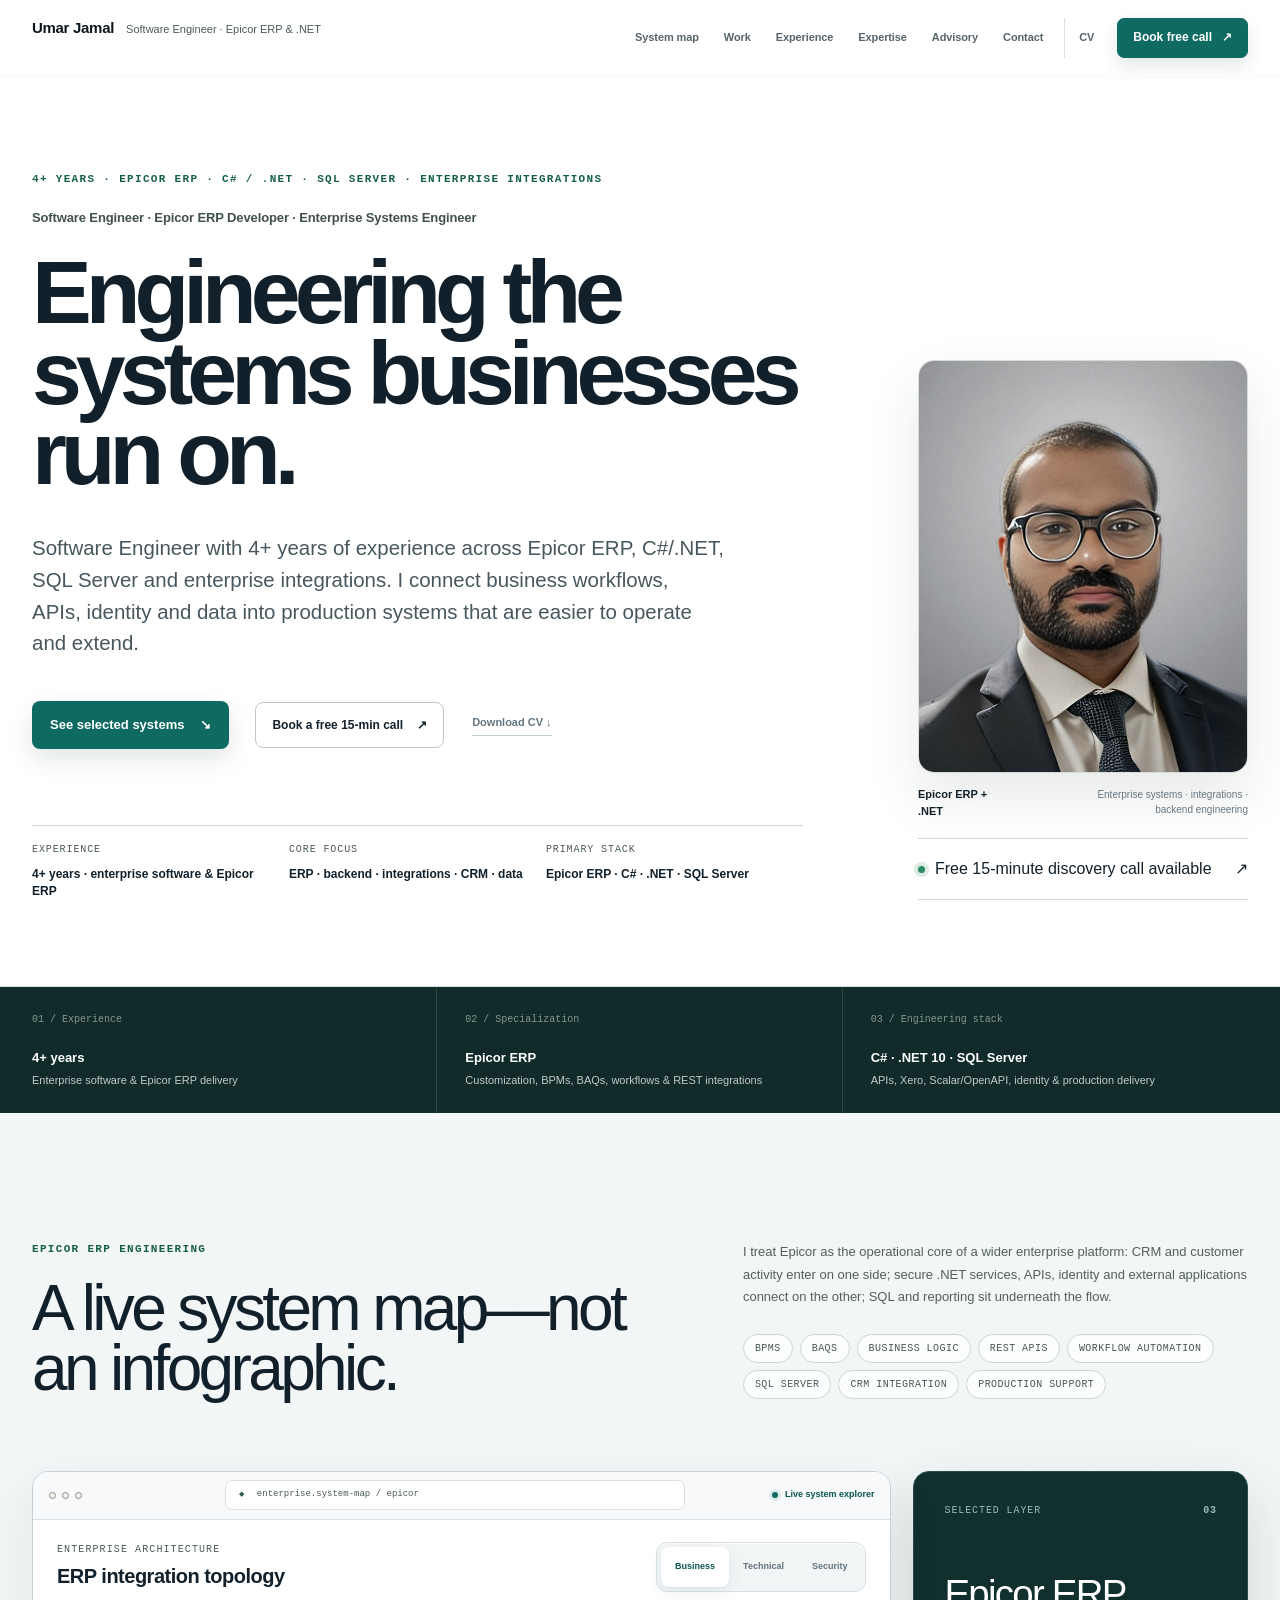
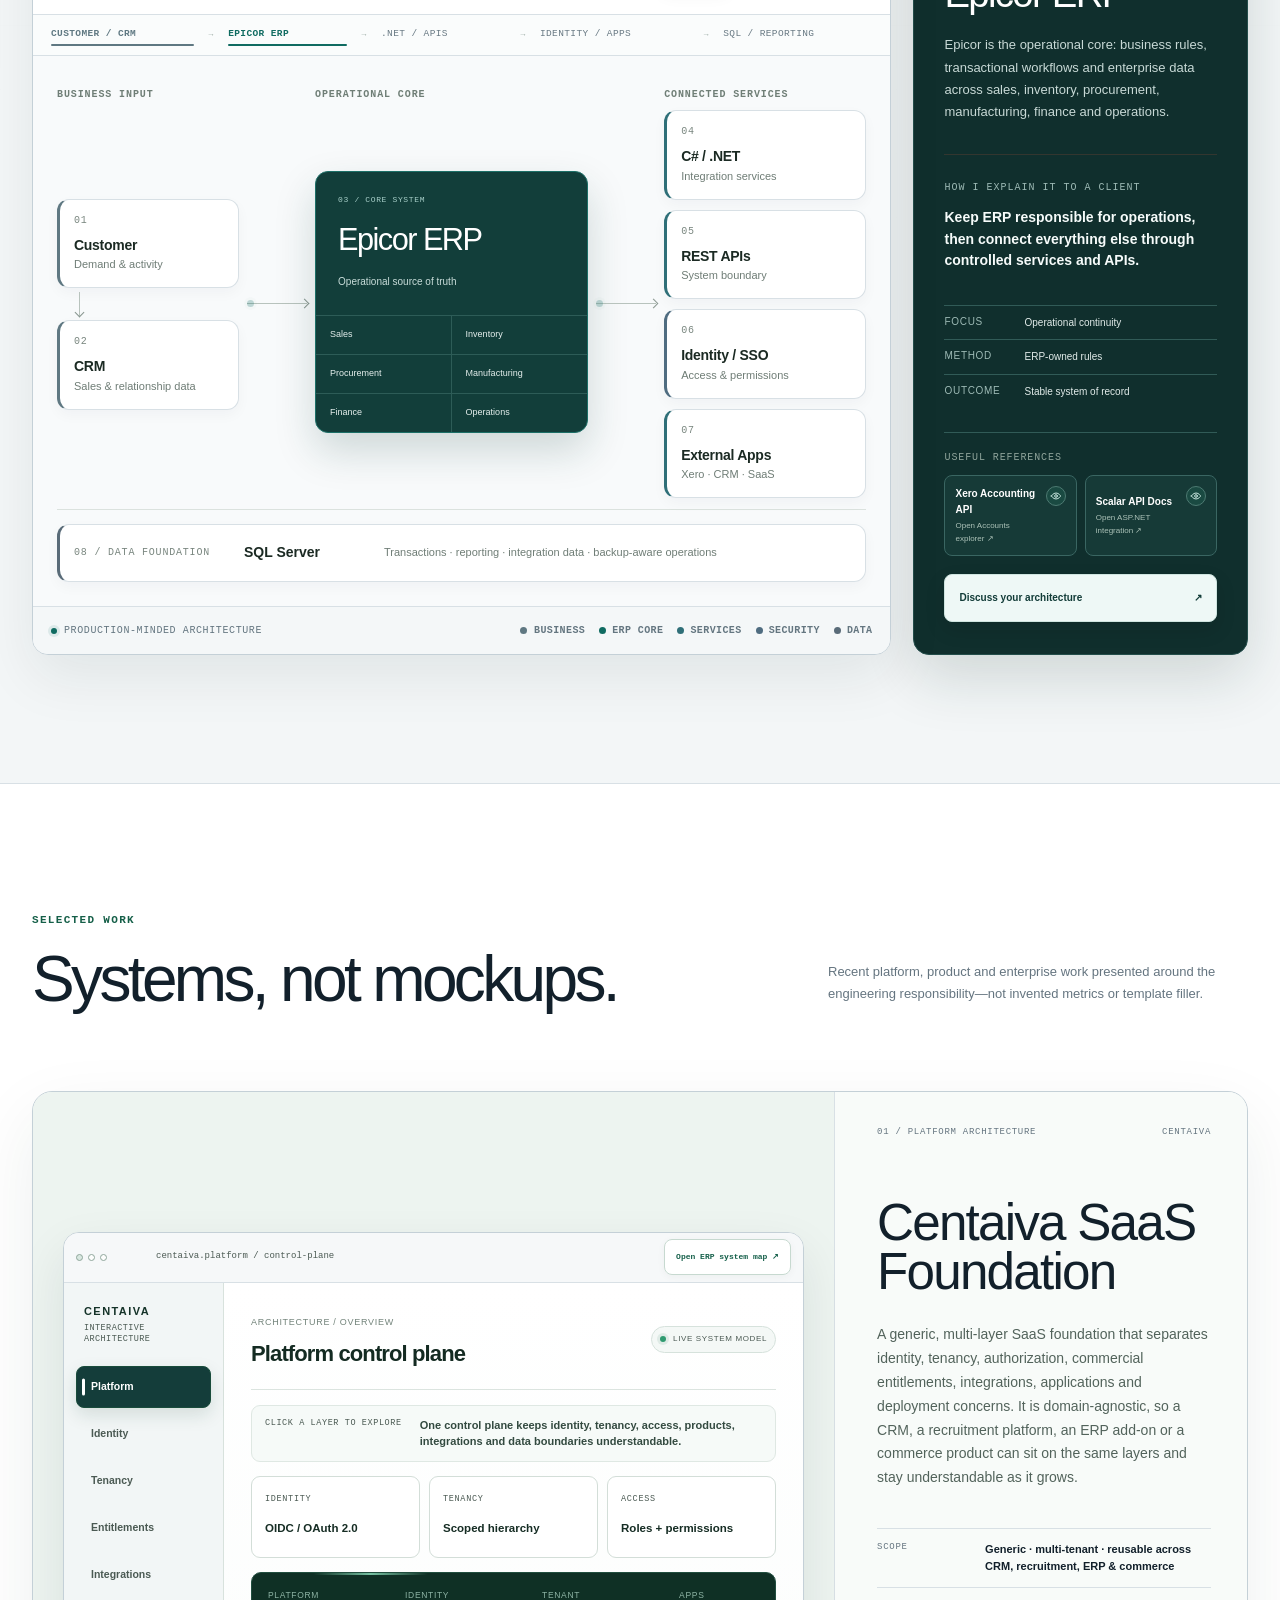
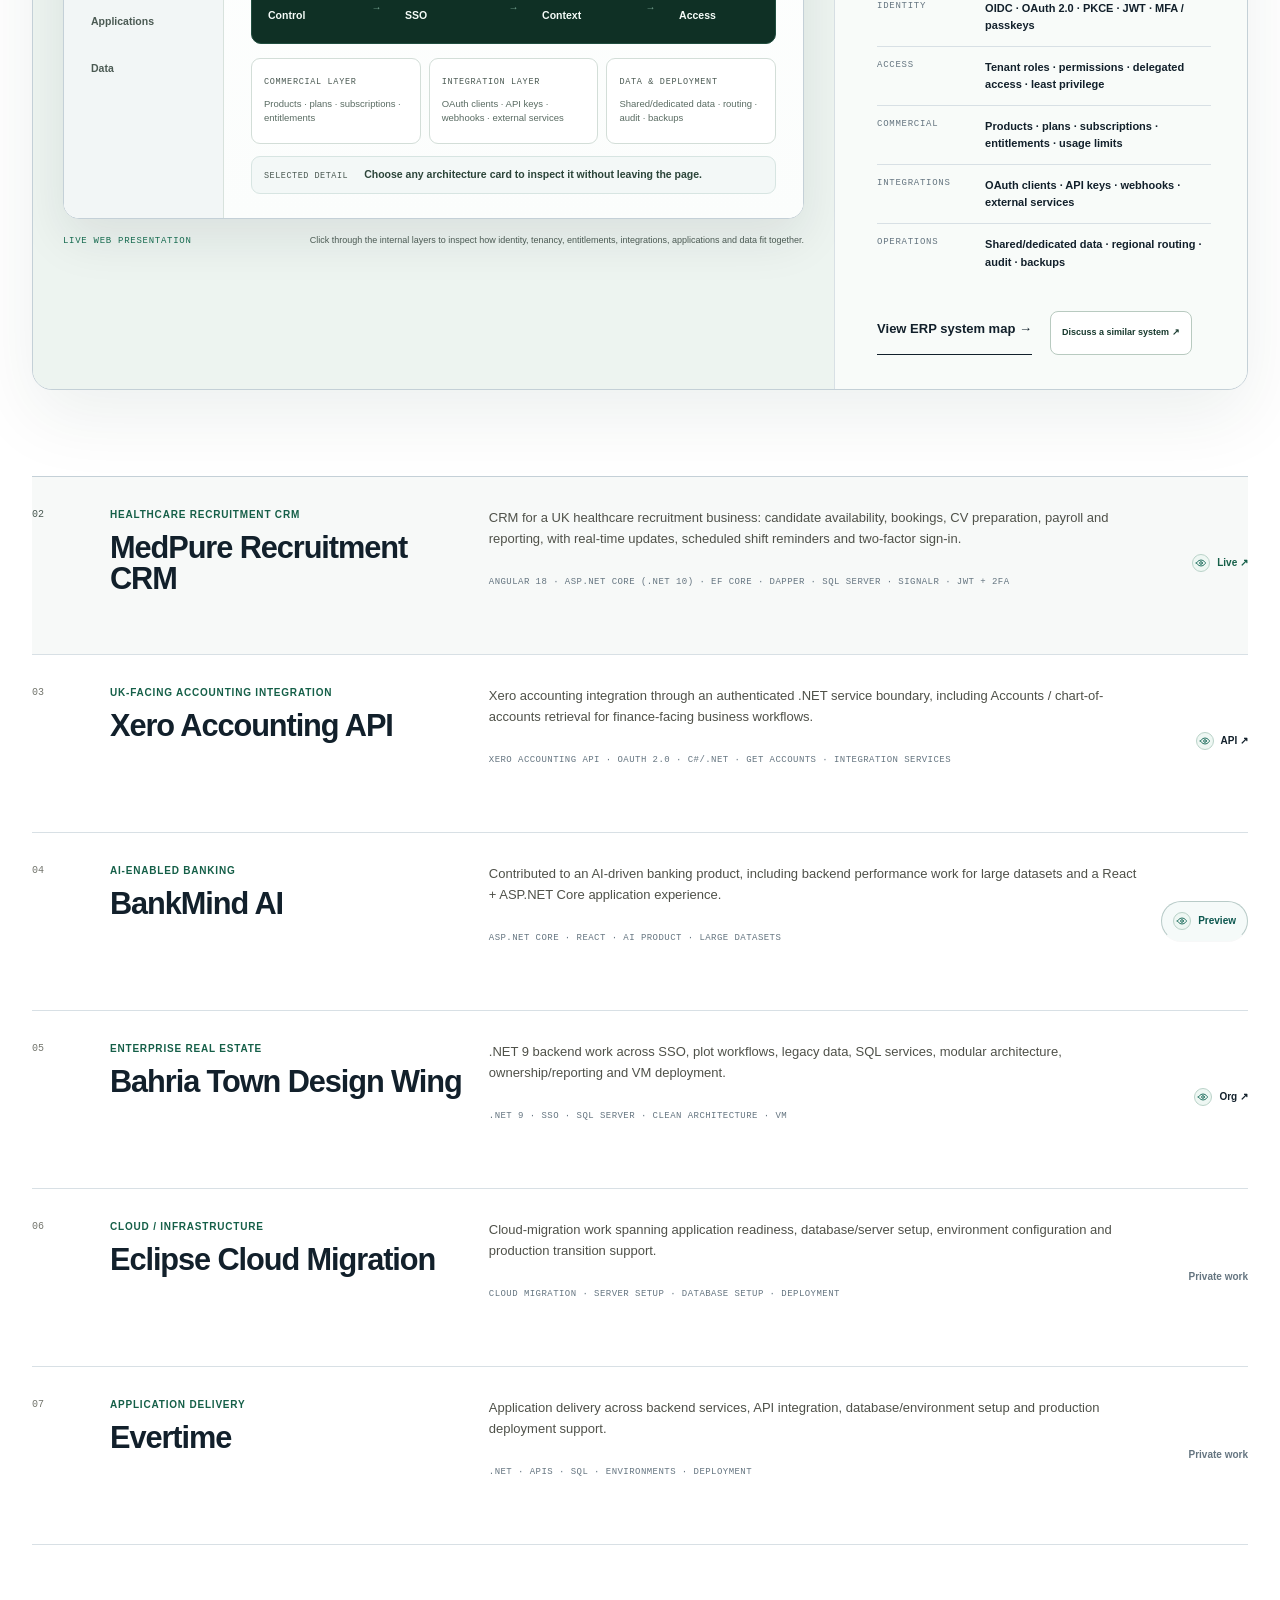
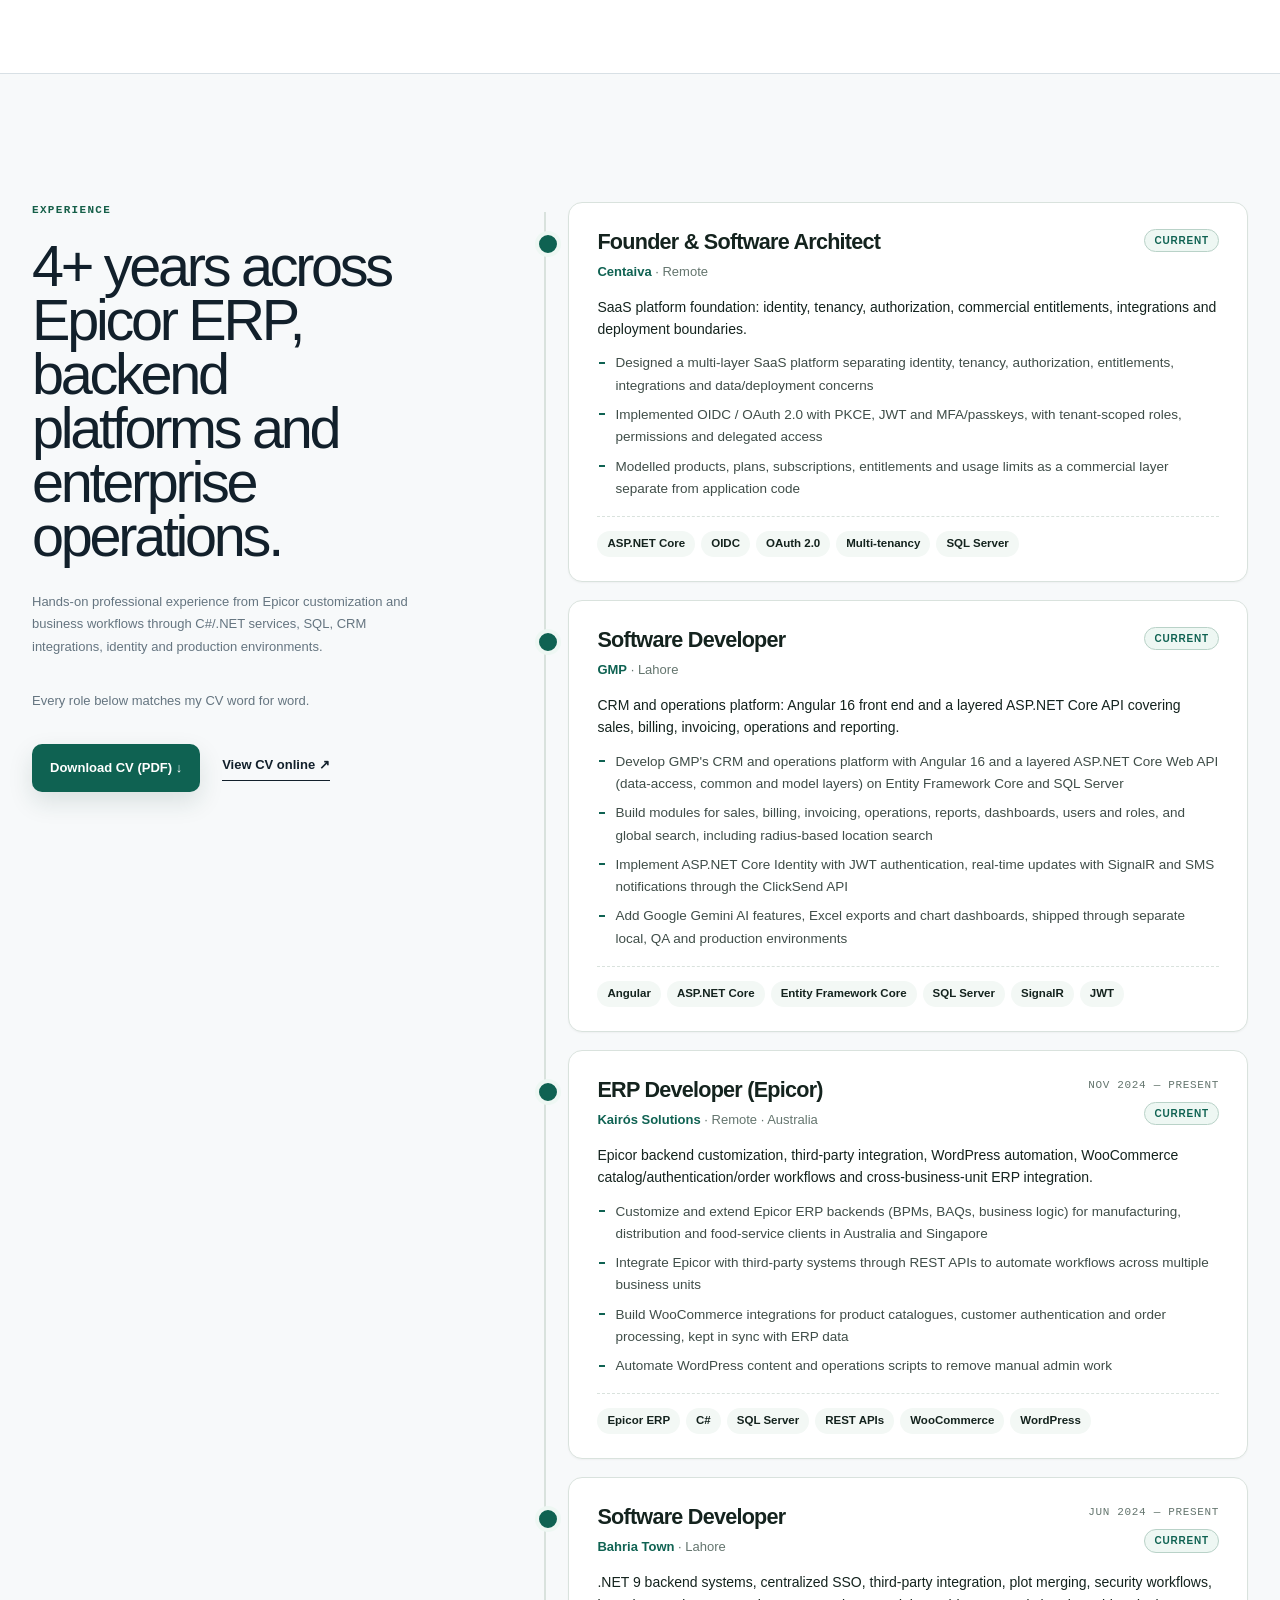
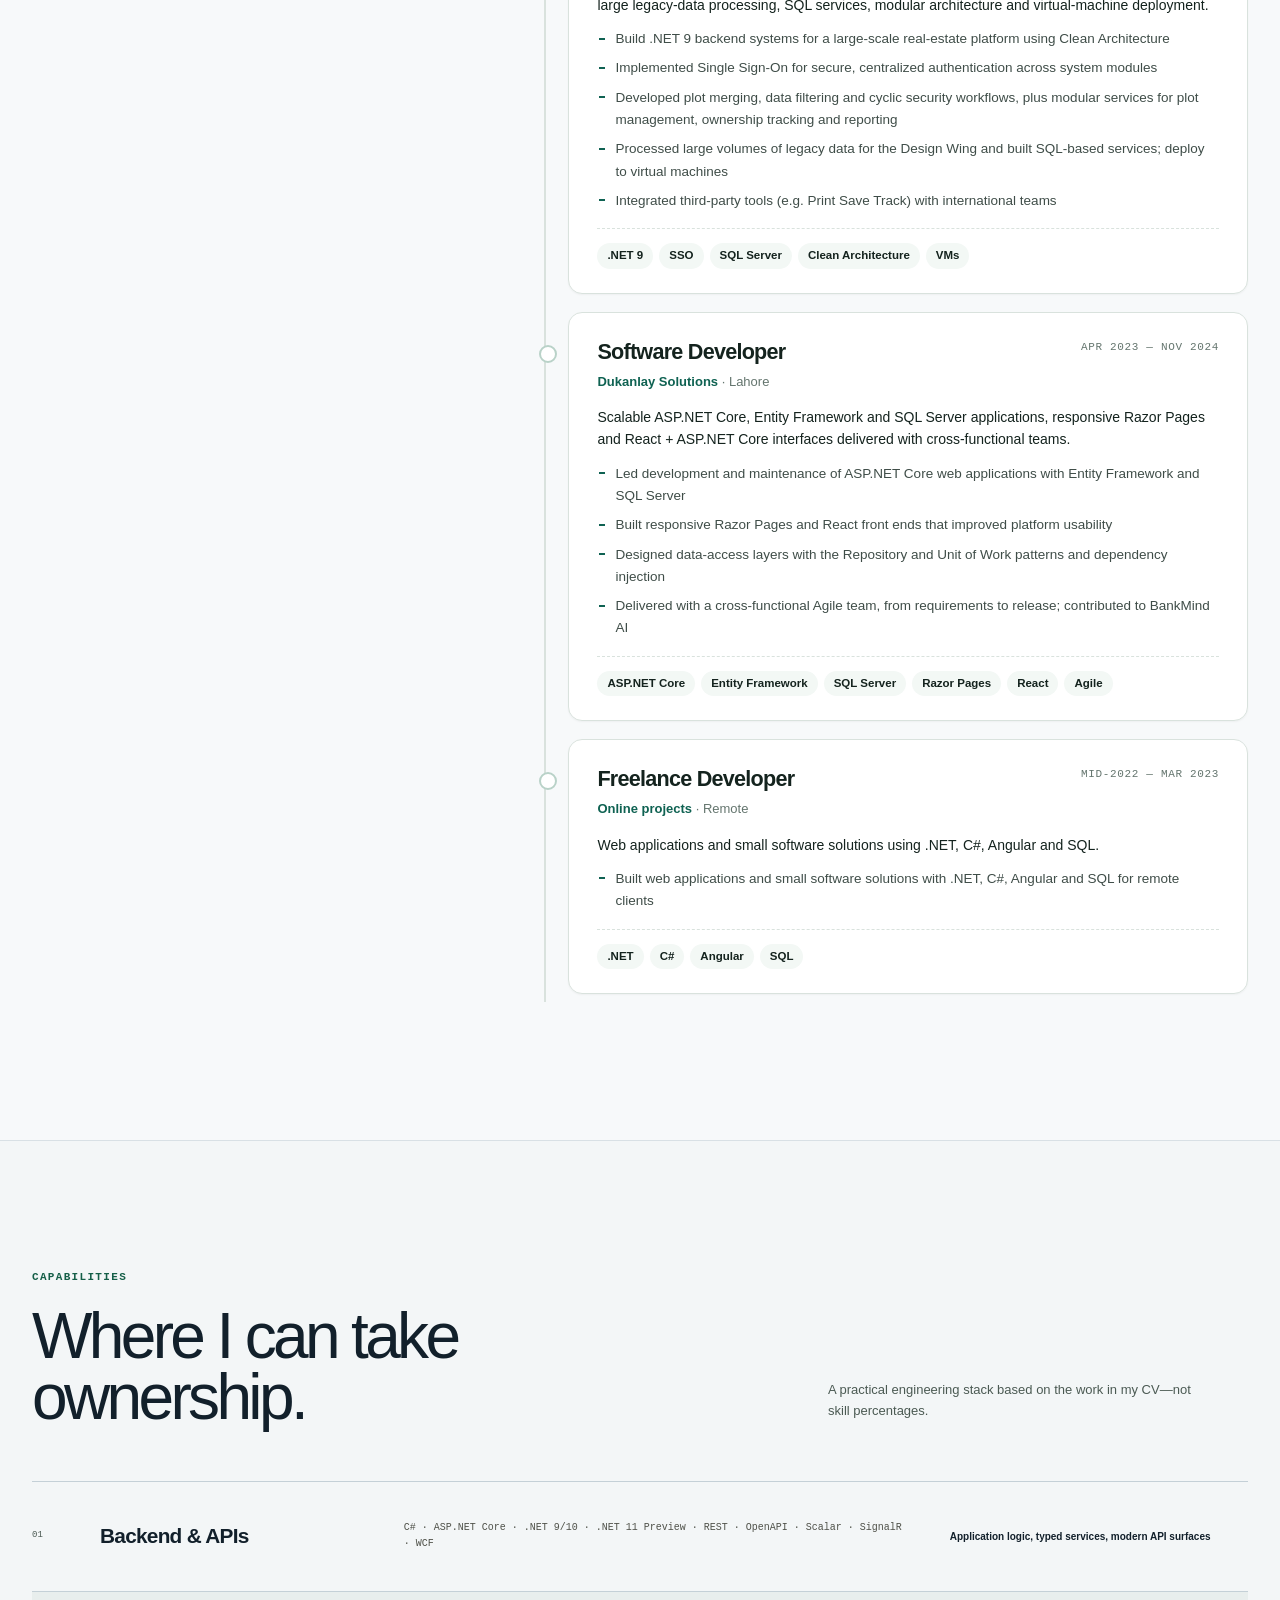
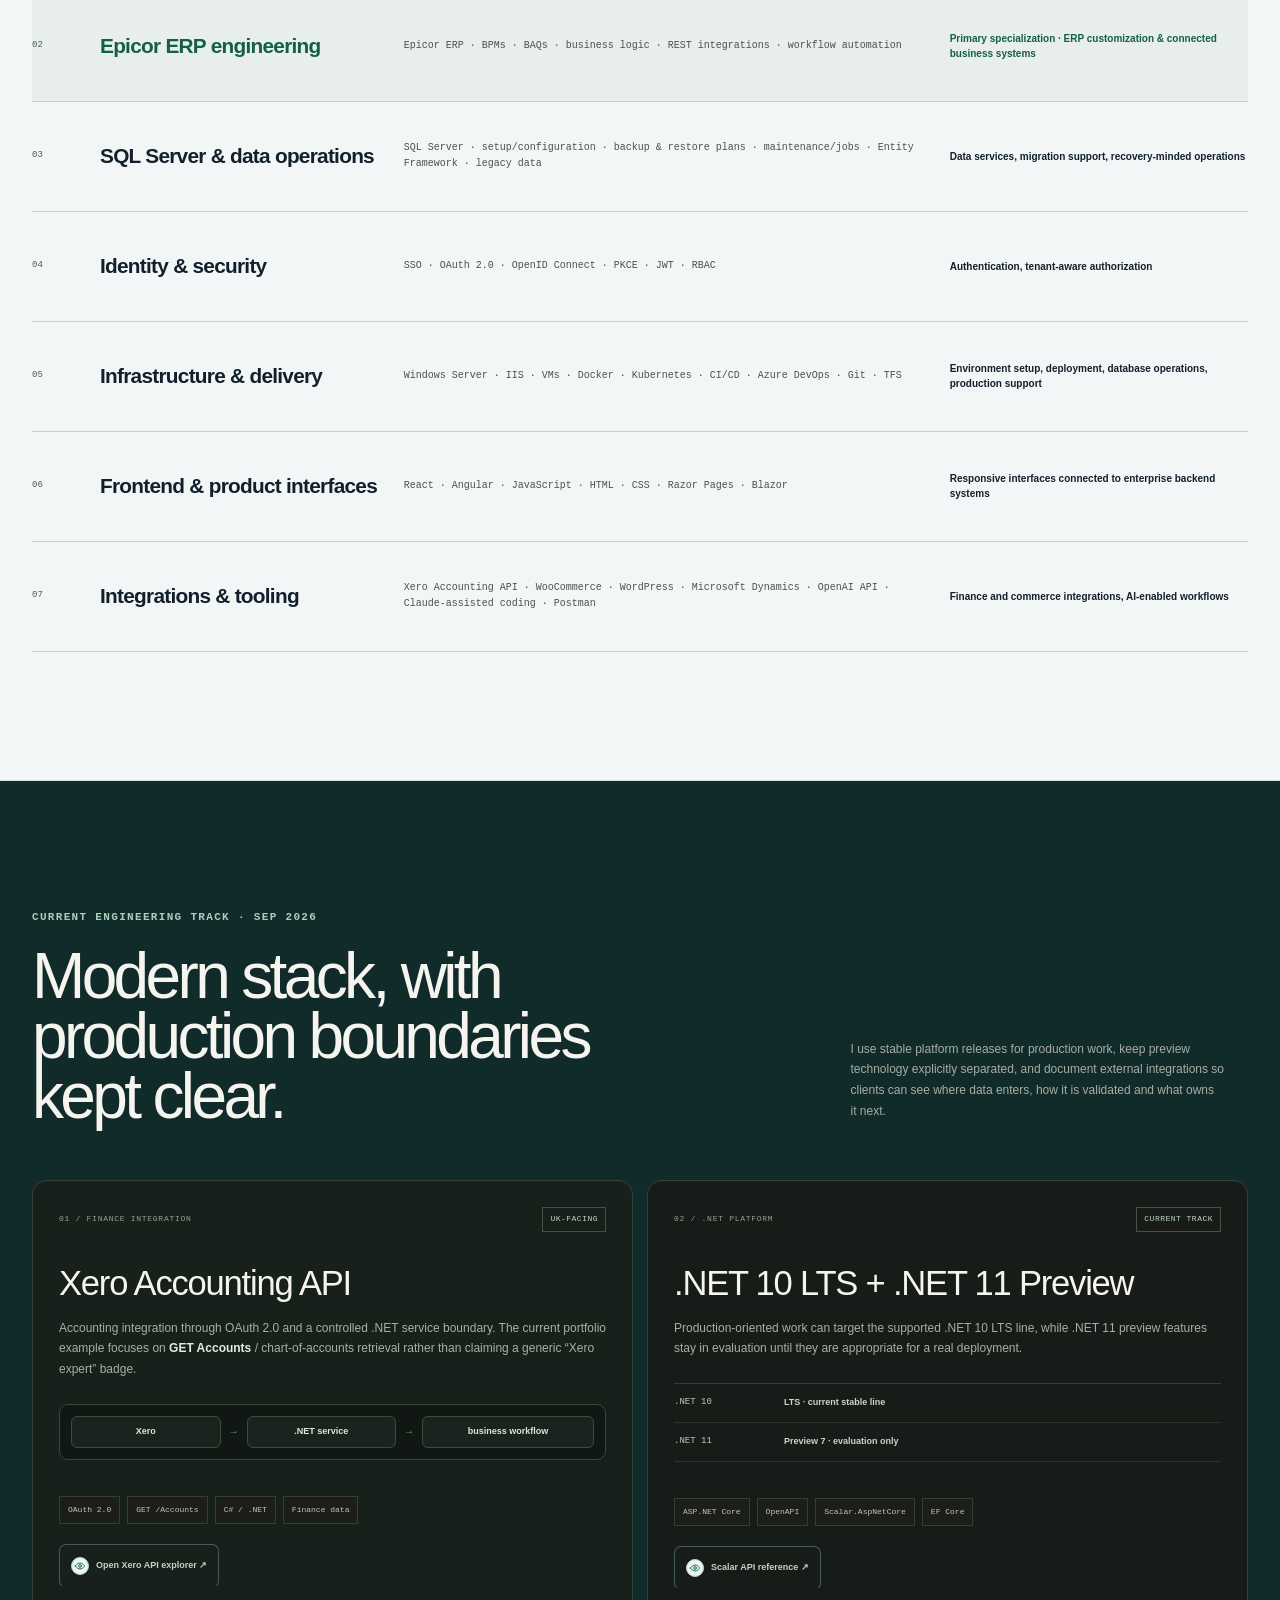
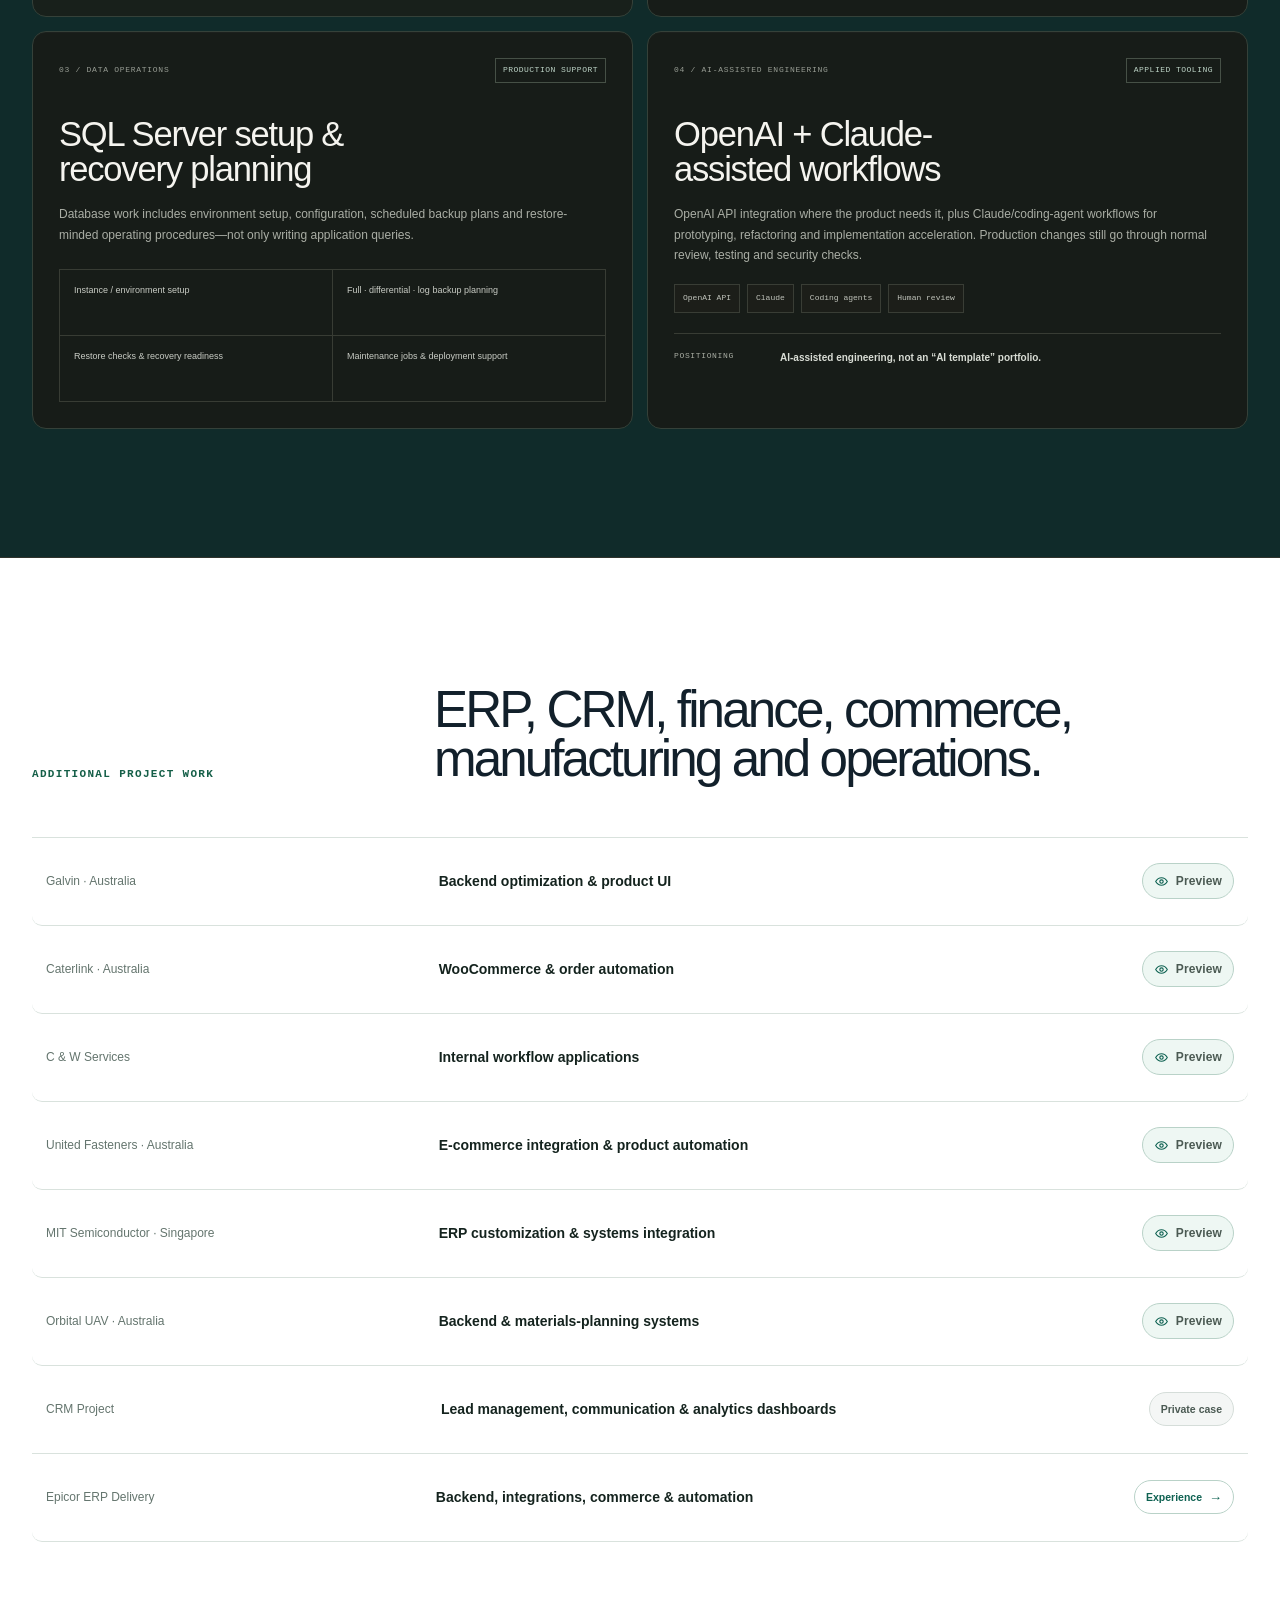
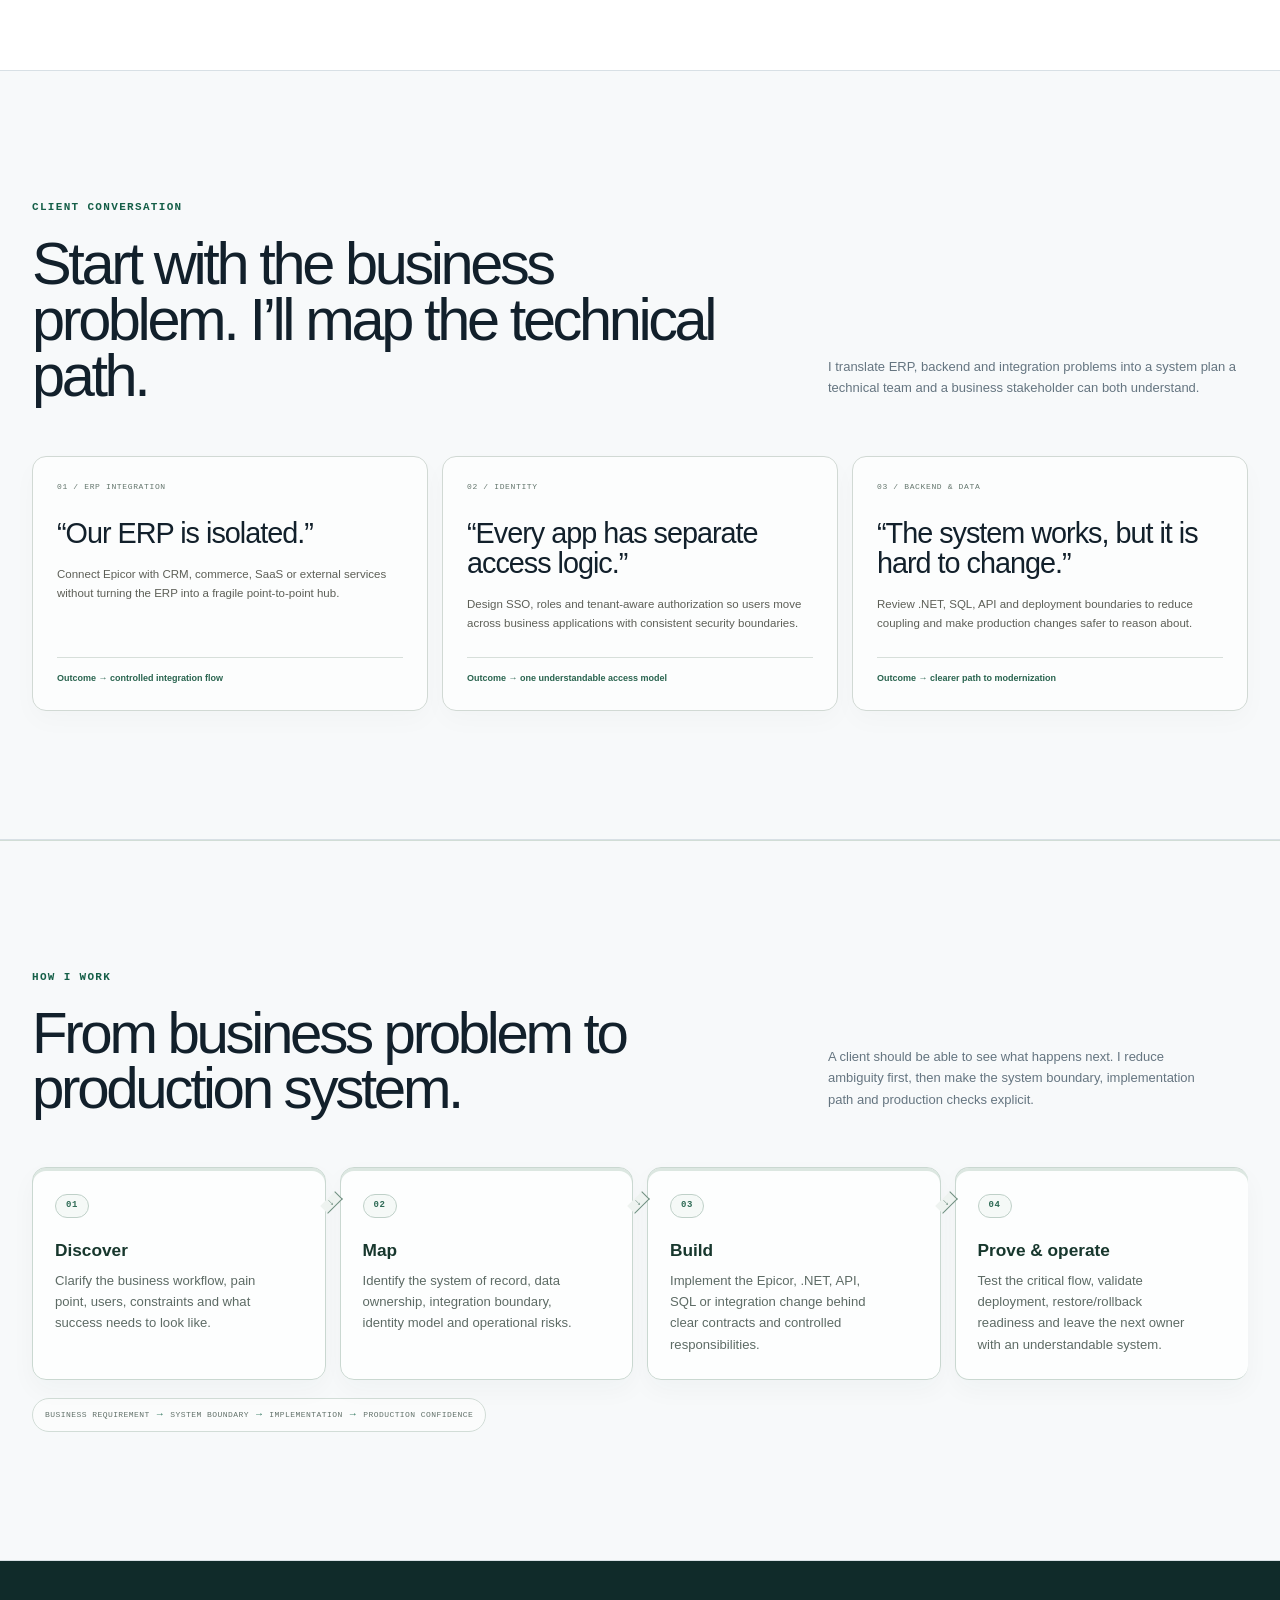
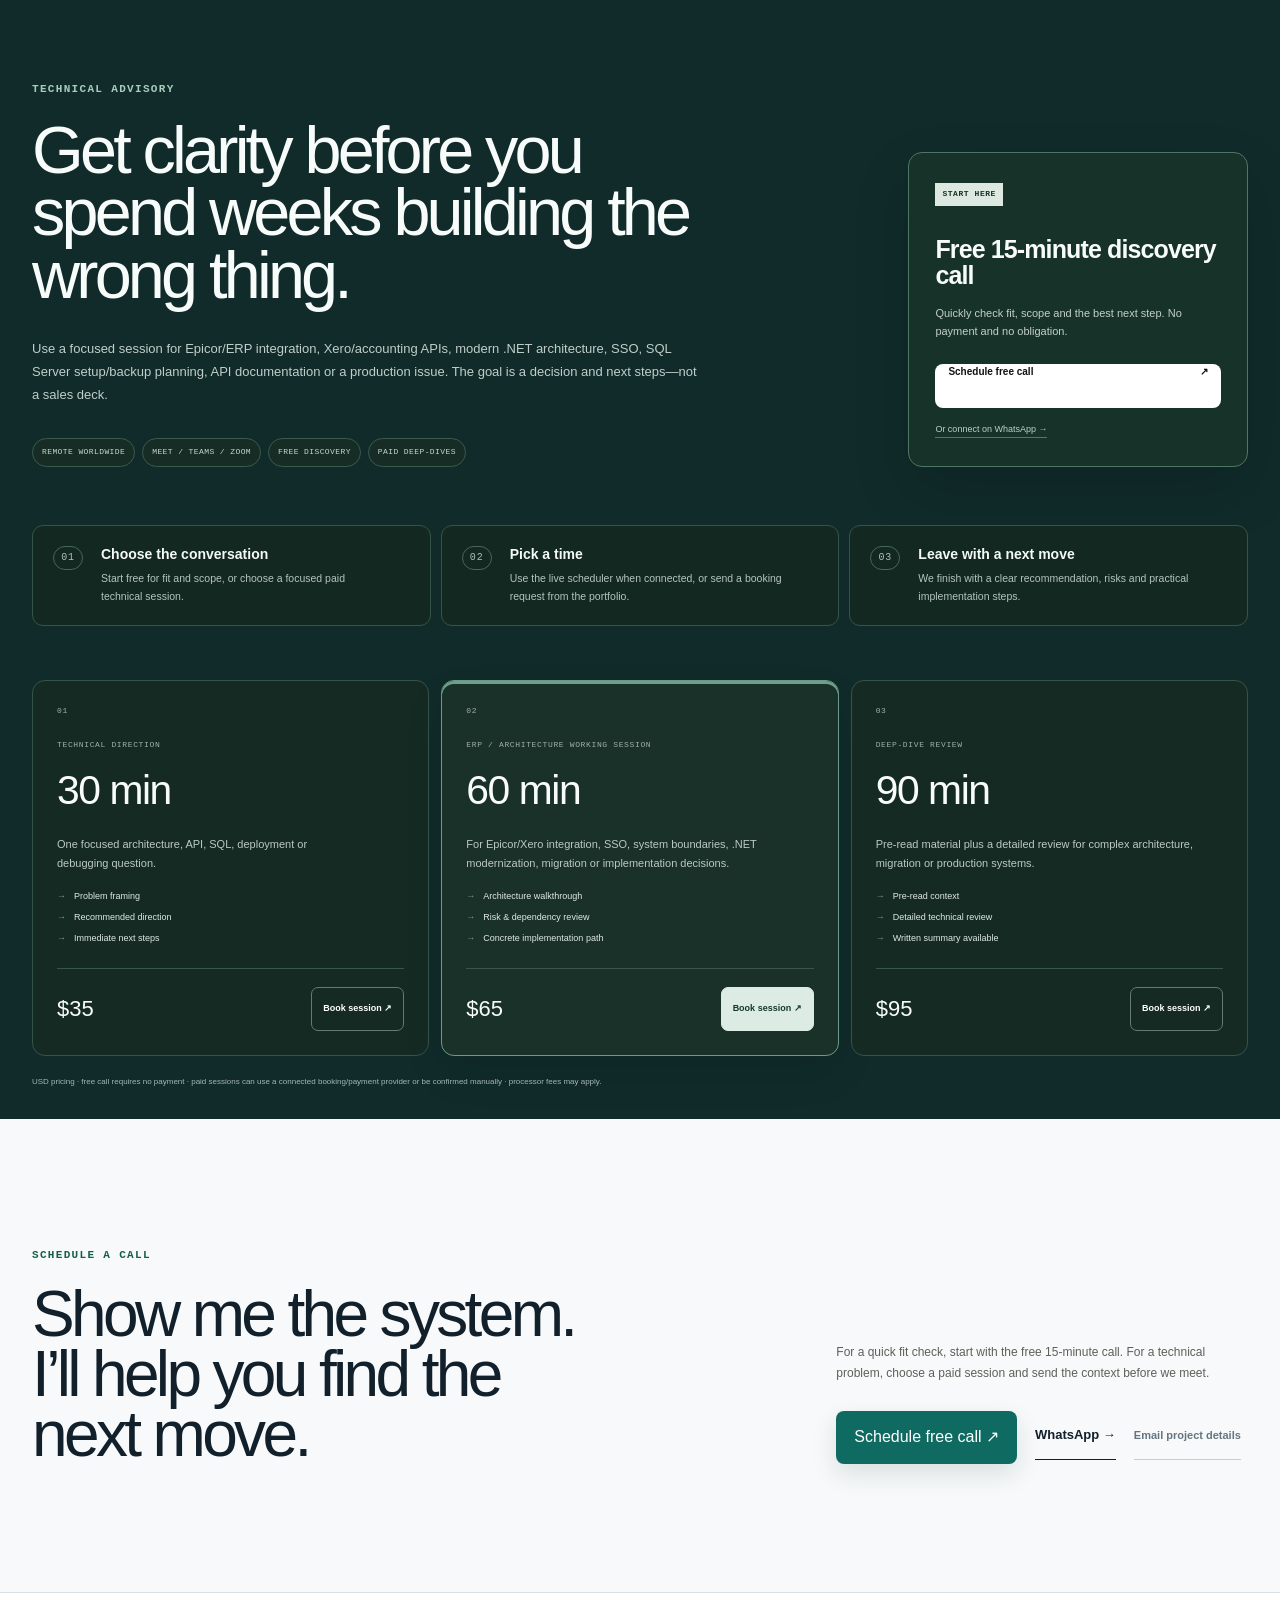
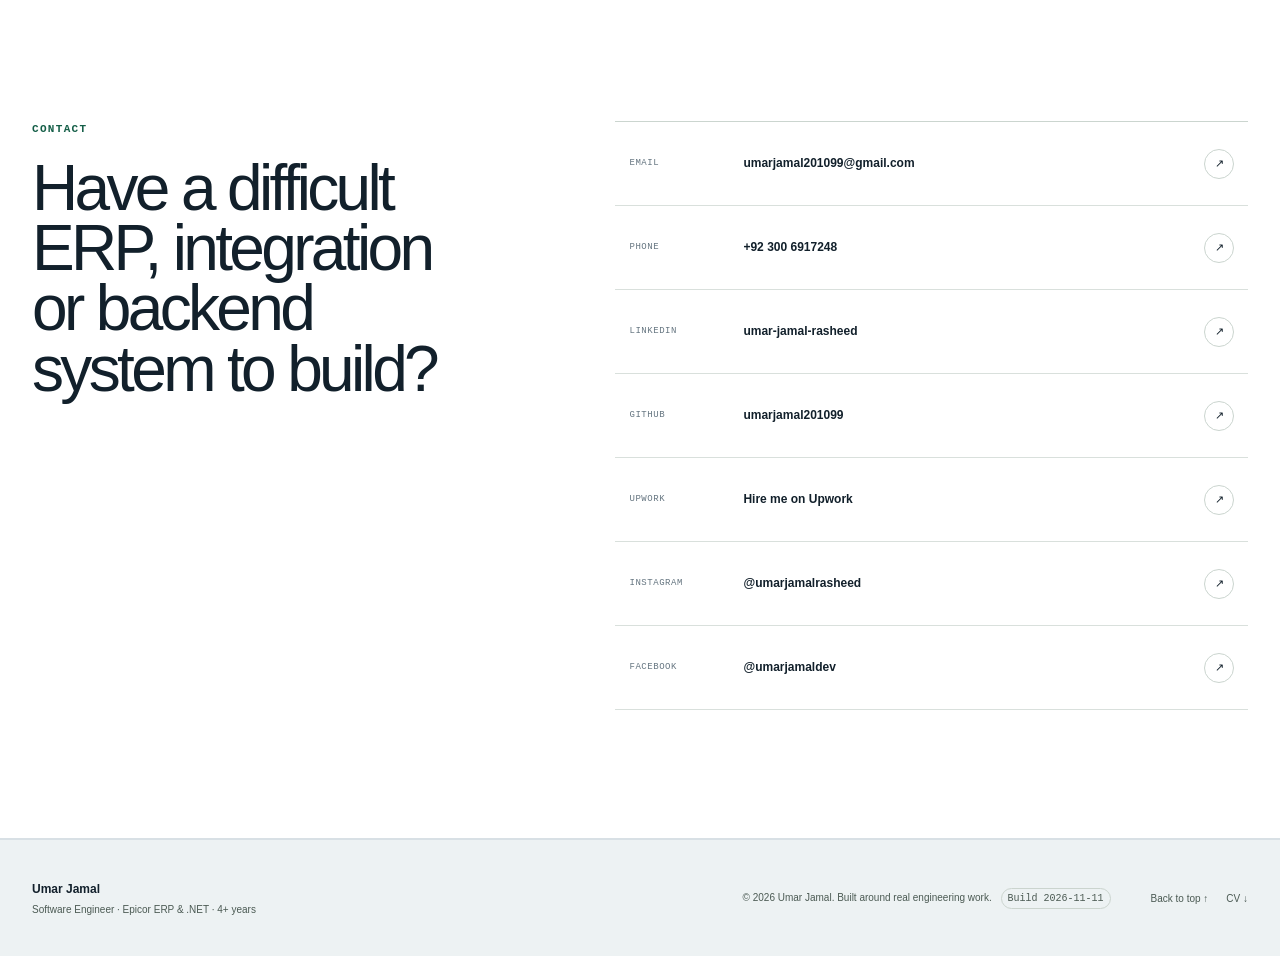
<file: html/index.html>
<!DOCTYPE html><html lang="en"><head><meta charset="utf-8"><title>Umar Jamal</title><link rel="canonical" href="https://umarjamal201099.github.io/umarjamal/"><meta http-equiv="refresh" content="0; url=../"></head><body><a href="../">Umar Jamal</a></body></html>
</file>
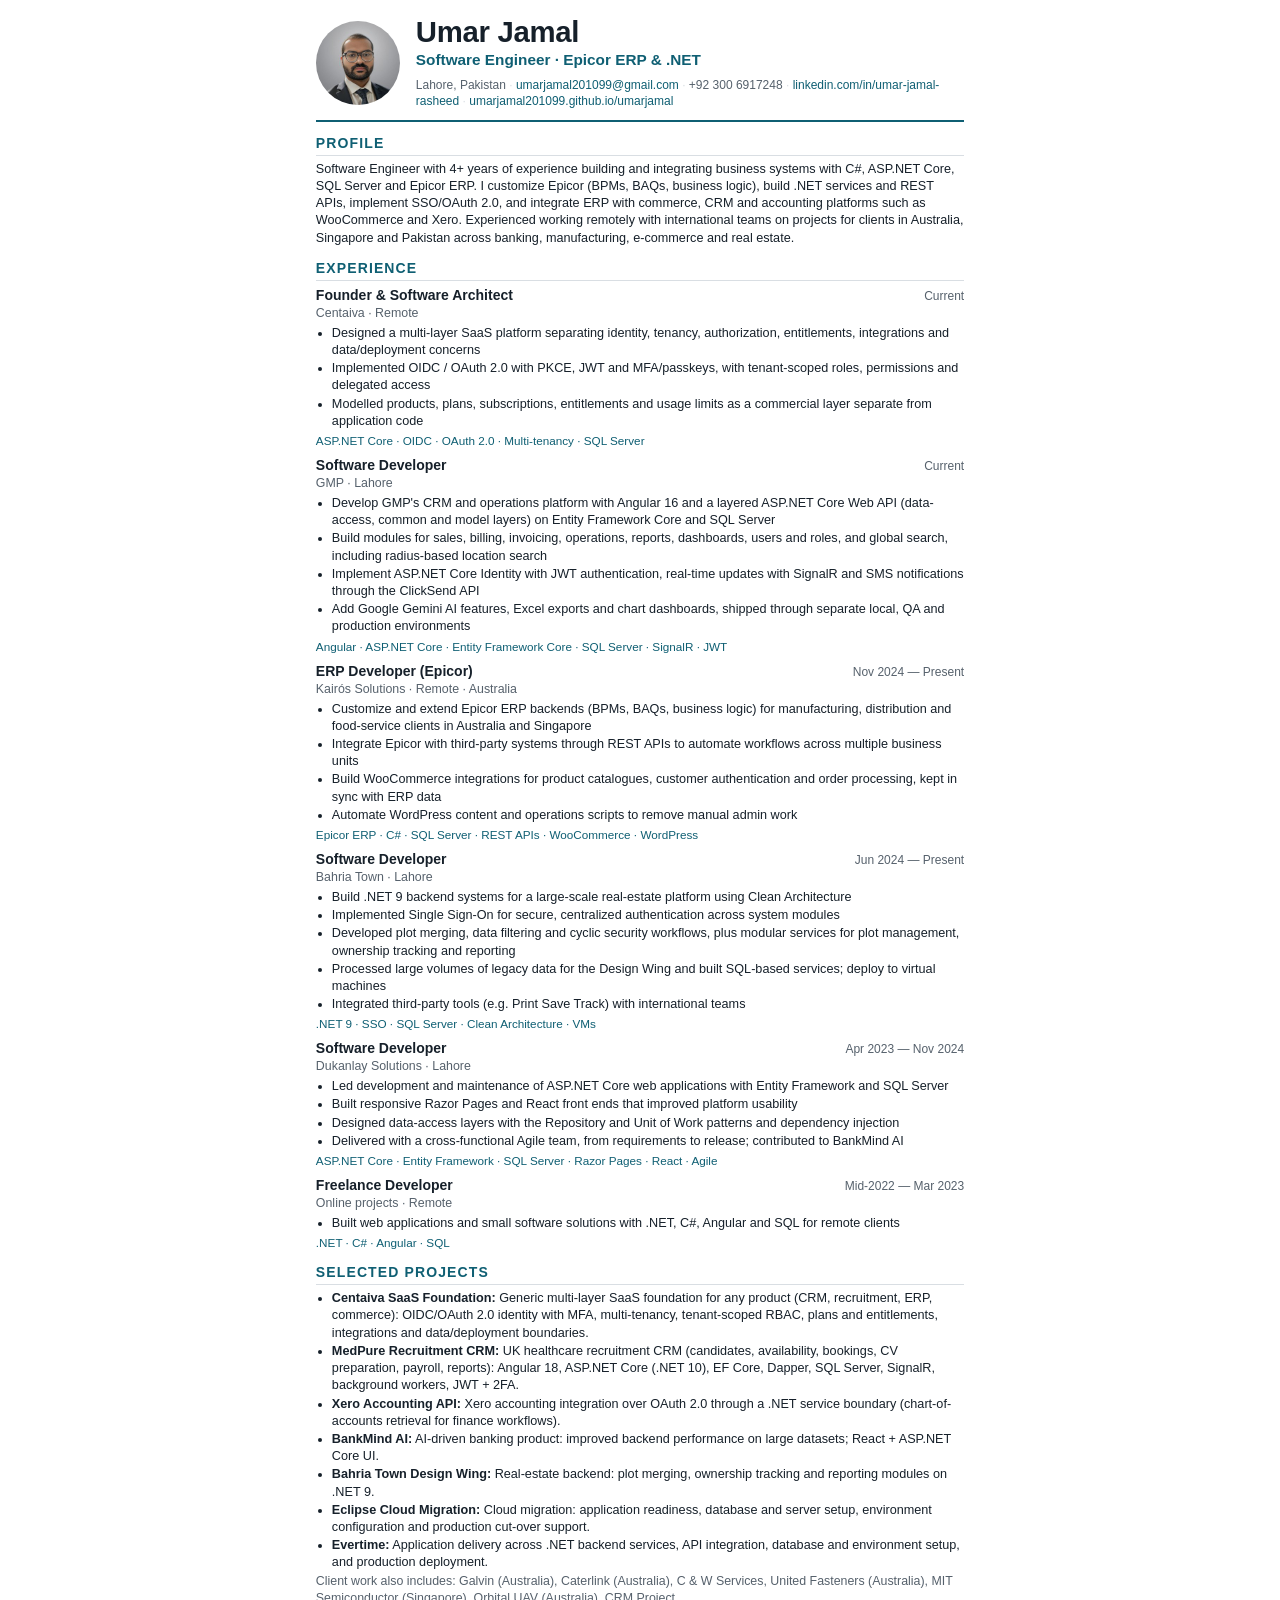
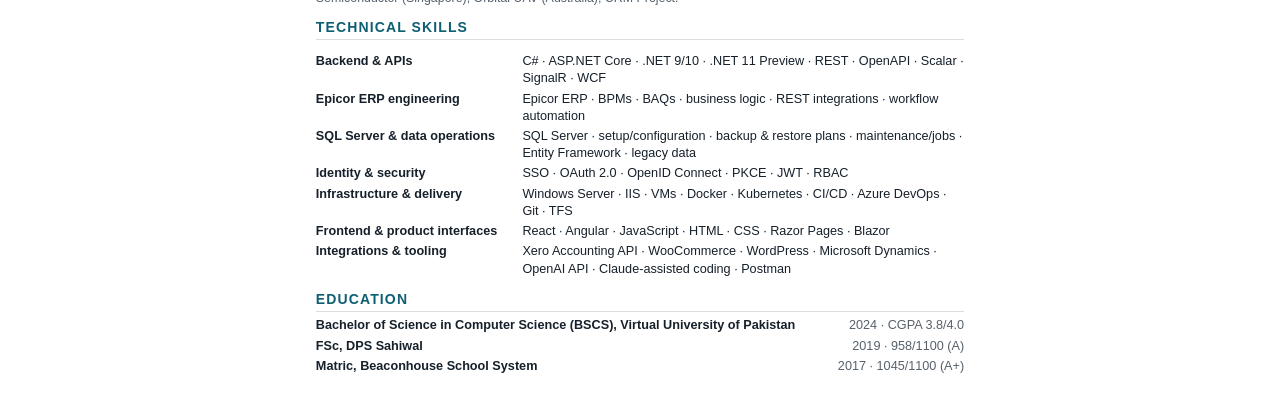
<file: cv.html>
<!DOCTYPE html>
<html lang="en">
<head>
<meta charset="utf-8"/>
<meta name="viewport" content="width=device-width, initial-scale=1"/>
<title>Umar Jamal – CV</title>
<meta name="robots" content="noindex"/>
<style>
  :root { --ink:#16202a; --muted:#56616c; --rule:#d9dee3; --accent:#0f5f73; }
  @page { size: A4; margin: 12mm 14mm 12mm 14mm; }
  * { box-sizing: border-box; }
  html { background:#fff; }
  body { margin:0 auto; max-width:180mm; padding:16px; color:var(--ink); font:9.5pt/1.36 "Segoe UI", "Helvetica Neue", Arial, sans-serif; background:#fff; }
  @media print { body { padding:0; max-width:none; } }
  a { color:var(--accent); text-decoration:none; }
  header { display:flex; gap:16px; align-items:center; padding-bottom:10px; border-bottom:2px solid var(--accent); }
  header img { width:84px; height:84px; border-radius:50%; object-fit:cover; flex:none; }
  h1 { margin:0; font-size:22pt; line-height:1.1; letter-spacing:-.01em; }
  .title { margin:2px 0 6px; font-size:11.5pt; color:var(--accent); font-weight:600; }
  .contact { margin:0; color:var(--muted); font-size:9pt; }
  .contact span + span::before { content:" · "; color:var(--rule); }
  h2 { margin:12px 0 5px; font-size:10.5pt; text-transform:uppercase; letter-spacing:.08em; color:var(--accent); border-bottom:1px solid var(--rule); padding-bottom:2px; }
  p { margin:0 0 6px; }
  .job { margin:0 0 7px; break-inside:avoid; }
  .job-head { display:flex; justify-content:space-between; gap:12px; align-items:baseline; }
  .job-head strong { font-size:10.5pt; }
  .job-head time { color:var(--muted); font-size:9pt; white-space:nowrap; }
  .where { color:var(--muted); font-size:9.3pt; margin:0 0 3px; }
  ul { margin:2px 0 0; padding-left:16px; }
  li { margin:0 0 1px; }
  .skills { display:grid; grid-template-columns: 52mm 1fr; gap:3px 10px; }
  .skills dt { font-weight:600; }
  .skills dd { margin:0; }
  .projects li strong { font-weight:600; }
  .tech { margin:3px 0 0; color:var(--accent); font-size:8.8pt; }
  .clients { color:var(--muted); font-size:9.3pt; }
  .edu { display:flex; justify-content:space-between; gap:12px; margin:0 0 3px; }
  .edu span { color:var(--muted); white-space:nowrap; }
</style>
</head>
<body>
<main>
<header>
  <img src="[data-uri]" alt="Portrait of Umar Jamal"/>
  <div>
    <h1>Umar Jamal</h1>
    <p class="title">Software Engineer · Epicor ERP &amp; .NET</p>
    <p class="contact"><span>Lahore, Pakistan</span><span><a href="mailto:umarjamal201099@gmail.com">umarjamal201099@gmail.com</a></span><span>+92 300 6917248</span><span><a href="https://www.linkedin.com/in/umar-jamal-rasheed/">linkedin.com/in/umar-jamal-rasheed</a></span><span><a href="https://umarjamal201099.github.io/umarjamal/">umarjamal201099.github.io/umarjamal</a></span></p>
  </div>
</header>

<h2>Profile</h2>
<p>Software Engineer with 4+ years of experience building and integrating business systems with C#, ASP.NET Core, SQL Server and Epicor ERP. I customize Epicor (BPMs, BAQs, business logic), build .NET services and REST APIs, implement SSO/OAuth 2.0, and integrate ERP with commerce, CRM and accounting platforms such as WooCommerce and Xero. Experienced working remotely with international teams on projects for clients in Australia, Singapore and Pakistan across banking, manufacturing, e-commerce and real estate.</p>

<h2>Experience</h2>
<div class="job"><div class="job-head"><strong>Founder &amp; Software Architect</strong><time>Current</time></div><p class="where">Centaiva · Remote</p><ul><li>Designed a multi-layer SaaS platform separating identity, tenancy, authorization, entitlements, integrations and data/deployment concerns</li><li>Implemented OIDC / OAuth 2.0 with PKCE, JWT and MFA/passkeys, with tenant-scoped roles, permissions and delegated access</li><li>Modelled products, plans, subscriptions, entitlements and usage limits as a commercial layer separate from application code</li></ul><p class="tech">ASP.NET Core · OIDC · OAuth 2.0 · Multi-tenancy · SQL Server</p></div>
<div class="job"><div class="job-head"><strong>Software Developer</strong><time>Current</time></div><p class="where">GMP · Lahore</p><ul><li>Develop GMP&#x27;s CRM and operations platform with Angular 16 and a layered ASP.NET Core Web API (data-access, common and model layers) on Entity Framework Core and SQL Server</li><li>Build modules for sales, billing, invoicing, operations, reports, dashboards, users and roles, and global search, including radius-based location search</li><li>Implement ASP.NET Core Identity with JWT authentication, real-time updates with SignalR and SMS notifications through the ClickSend API</li><li>Add Google Gemini AI features, Excel exports and chart dashboards, shipped through separate local, QA and production environments</li></ul><p class="tech">Angular · ASP.NET Core · Entity Framework Core · SQL Server · SignalR · JWT</p></div>
<div class="job"><div class="job-head"><strong>ERP Developer (Epicor)</strong><time>Nov 2024 — Present</time></div><p class="where">Kairós Solutions · Remote · Australia</p><ul><li>Customize and extend Epicor ERP backends (BPMs, BAQs, business logic) for manufacturing, distribution and food-service clients in Australia and Singapore</li><li>Integrate Epicor with third-party systems through REST APIs to automate workflows across multiple business units</li><li>Build WooCommerce integrations for product catalogues, customer authentication and order processing, kept in sync with ERP data</li><li>Automate WordPress content and operations scripts to remove manual admin work</li></ul><p class="tech">Epicor ERP · C# · SQL Server · REST APIs · WooCommerce · WordPress</p></div>
<div class="job"><div class="job-head"><strong>Software Developer</strong><time>Jun 2024 — Present</time></div><p class="where">Bahria Town · Lahore</p><ul><li>Build .NET 9 backend systems for a large-scale real-estate platform using Clean Architecture</li><li>Implemented Single Sign-On for secure, centralized authentication across system modules</li><li>Developed plot merging, data filtering and cyclic security workflows, plus modular services for plot management, ownership tracking and reporting</li><li>Processed large volumes of legacy data for the Design Wing and built SQL-based services; deploy to virtual machines</li><li>Integrated third-party tools (e.g. Print Save Track) with international teams</li></ul><p class="tech">.NET 9 · SSO · SQL Server · Clean Architecture · VMs</p></div>
<div class="job"><div class="job-head"><strong>Software Developer</strong><time>Apr 2023 — Nov 2024</time></div><p class="where">Dukanlay Solutions · Lahore</p><ul><li>Led development and maintenance of ASP.NET Core web applications with Entity Framework and SQL Server</li><li>Built responsive Razor Pages and React front ends that improved platform usability</li><li>Designed data-access layers with the Repository and Unit of Work patterns and dependency injection</li><li>Delivered with a cross-functional Agile team, from requirements to release; contributed to BankMind AI</li></ul><p class="tech">ASP.NET Core · Entity Framework · SQL Server · Razor Pages · React · Agile</p></div>
<div class="job"><div class="job-head"><strong>Freelance Developer</strong><time>Mid-2022 — Mar 2023</time></div><p class="where">Online projects · Remote</p><ul><li>Built web applications and small software solutions with .NET, C#, Angular and SQL for remote clients</li></ul><p class="tech">.NET · C# · Angular · SQL</p></div>

<h2>Selected projects</h2>
<ul class="projects">
<li><strong>Centaiva SaaS Foundation:</strong> Generic multi-layer SaaS foundation for any product (CRM, recruitment, ERP, commerce): OIDC/OAuth 2.0 identity with MFA, multi-tenancy, tenant-scoped RBAC, plans and entitlements, integrations and data/deployment boundaries.</li>
<li><strong>MedPure Recruitment CRM:</strong> UK healthcare recruitment CRM (candidates, availability, bookings, CV preparation, payroll, reports): Angular 18, ASP.NET Core (.NET 10), EF Core, Dapper, SQL Server, SignalR, background workers, JWT + 2FA.</li>
<li><strong>Xero Accounting API:</strong> Xero accounting integration over OAuth 2.0 through a .NET service boundary (chart-of-accounts retrieval for finance workflows).</li>
<li><strong>BankMind AI:</strong> AI-driven banking product: improved backend performance on large datasets; React + ASP.NET Core UI.</li>
<li><strong>Bahria Town Design Wing:</strong> Real-estate backend: plot merging, ownership tracking and reporting modules on .NET 9.</li>
<li><strong>Eclipse Cloud Migration:</strong> Cloud migration: application readiness, database and server setup, environment configuration and production cut-over support.</li>
<li><strong>Evertime:</strong> Application delivery across .NET backend services, API integration, database and environment setup, and production deployment.</li>
</ul>
<p class="clients">Client work also includes: Galvin (Australia), Caterlink (Australia), C &amp; W Services, United Fasteners (Australia), MIT Semiconductor (Singapore), Orbital UAV (Australia), CRM Project.</p>

<h2>Technical skills</h2>
<dl class="skills">
<dt>Backend &amp; APIs</dt><dd>C# · ASP.NET Core · .NET 9/10 · .NET 11 Preview · REST · OpenAPI · Scalar · SignalR · WCF</dd>
<dt>Epicor ERP engineering</dt><dd>Epicor ERP · BPMs · BAQs · business logic · REST integrations · workflow automation</dd>
<dt>SQL Server &amp; data operations</dt><dd>SQL Server · setup/configuration · backup &amp; restore plans · maintenance/jobs · Entity Framework · legacy data</dd>
<dt>Identity &amp; security</dt><dd>SSO · OAuth 2.0 · OpenID Connect · PKCE · JWT · RBAC</dd>
<dt>Infrastructure &amp; delivery</dt><dd>Windows Server · IIS · VMs · Docker · Kubernetes · CI/CD · Azure DevOps · Git · TFS</dd>
<dt>Frontend &amp; product interfaces</dt><dd>React · Angular · JavaScript · HTML · CSS · Razor Pages · Blazor</dd>
<dt>Integrations &amp; tooling</dt><dd>Xero Accounting API · WooCommerce · WordPress · Microsoft Dynamics · OpenAI API · Claude-assisted coding · Postman</dd>
</dl>

<h2>Education</h2>
<p class="edu"><strong>Bachelor of Science in Computer Science (BSCS), Virtual University of Pakistan</strong><span>2024 · CGPA 3.8/4.0</span></p>
<p class="edu"><strong>FSc, DPS Sahiwal</strong><span>2019 · 958/1100 (A)</span></p>
<p class="edu"><strong>Matric, Beaconhouse School System</strong><span>2017 · 1045/1100 (A+)</span></p>
</main>
</body>
</html>
</file>
<file: assets/css/site.css>
:root{--paper: #f3f1ec;--paper-2: #ece9e2;--ink: #12130f;--muted: #6b6b62;--line: #d3d0c7;--line-strong: #bbb7ad;--white: #fff;--green: #245d48;--green-soft: #dfe9e3;--dark: #11130f;--dark-line: #30322c;--dark-muted: #a4a69d;--max: 1320px;--header-h: 76px;}*{box-sizing: border-box;}html{scroll-behavior: auto;scroll-padding-top: calc(var(--header-h) + 24px);}body{margin: 0;background: var(--paper);color: var(--ink);font-family: Inter,ui-sans-serif,-apple-system,BlinkMacSystemFont,"Segoe UI",sans-serif;font-size: 16px;line-height: 1.55;-webkit-font-smoothing: antialiased;}body.menu-open{overflow: hidden;}a{color: inherit;}img{display: block;max-width: 100%;}button,input,textarea,select{font: inherit;}button{color: inherit;}::selection{background: #ccdcd3;}.wrap{width: min(calc(100% - 64px),var(--max));margin-inline: auto;}.skip-link{position: fixed;top: 8px;left: 8px;z-index: 1000;transform: translateY(-150%);background: var(--ink);color: white;padding: 10px 14px;text-decoration: none;}.skip-link:focus{transform: translateY(0);}.site-header{position: fixed;inset: 0 0 auto;z-index: 50;height: var(--header-h);background: color-mix(in srgb,var(--paper) 92%,transparent);border-bottom: 1px solid transparent;backdrop-filter: blur(14px);}.site-header.is-scrolled{border-color: var(--line);}.nav-shell{height: 100%;display: flex;align-items: center;justify-content: space-between;gap: 32px;}.wordmark{display: inline-flex;align-items: baseline;gap: 14px;min-width: 0;text-decoration: none;}.wordmark strong{font-size: 15px;letter-spacing: -.02em;}.wordmark span{color: var(--muted);font-size: 12px;}.main-nav{display: flex;align-items: center;gap: 24px;}.main-nav>a{color: #474940;font-size: 12px;font-weight: 620;text-decoration: none;white-space: nowrap;}.main-nav>a:hover{color: var(--ink);}.main-nav .nav-cv{padding-left: 22px;border-left: 1px solid var(--line);}.main-nav .nav-book{padding: 10px 15px;background: var(--ink);color: var(--white);}.main-nav .nav-book:hover{background: var(--green);color: var(--white);}.nav-toggle{display: none;}.overline{margin: 0 0 20px;color: var(--green);font-family: ui-monospace,SFMono-Regular,Menlo,Consolas,monospace;font-size: 11px;font-weight: 700;letter-spacing: .12em;text-transform: uppercase;}.overline-light{color: #a9cdbb;}h1,h2,h3,p{text-wrap: pretty;}h1{max-width: 840px;margin: 0;font-size: clamp(4.25rem,7vw,7.4rem);font-weight: 550;letter-spacing: -.067em;line-height: .9;}h2{margin: 0;font-size: clamp(3rem,5vw,5.5rem);font-weight: 520;letter-spacing: -.057em;line-height: .94;}h3{margin: 0;font-weight: 600;letter-spacing: -.035em;}.primary-link,.plain-link{display: inline-flex;align-items: center;gap: 16px;width: fit-content;font-size: 13px;font-weight: 700;text-decoration: none;}.primary-link{padding: 14px 18px;background: var(--ink);color: white;}.primary-link:hover{background: var(--green);}.plain-link{padding-bottom: 5px;border-bottom: 1px solid currentColor;}.plain-link:hover{color: var(--green);}.hero{min-height: 880px;padding: calc(var(--header-h) + 95px) 0 86px;border-bottom: 1px solid var(--line);}.hero-grid{display: grid;grid-template-columns: minmax(0,1.65fr) minmax(330px,.68fr);gap: 9vw;align-items: end;}.hero-copy{align-self: center;}.hero-intro{max-width: 710px;margin: 38px 0 0;color: #4f5149;font-size: clamp(1.12rem,1.6vw,1.42rem);line-height: 1.55;}.hero-actions{display: flex;align-items: center;flex-wrap: wrap;gap: 26px;margin-top: 42px;}.hero-facts{display: grid;grid-template-columns: repeat(3,1fr);gap: 0;max-width: 840px;margin-top: 76px;border-top: 1px solid var(--line-strong);}.hero-facts div{padding: 16px 22px 0 0;}.hero-facts span{display: block;margin-bottom: 8px;color: var(--muted);font-family: ui-monospace,SFMono-Regular,Menlo,monospace;font-size: 10px;text-transform: uppercase;letter-spacing: .09em;}.hero-facts strong{display: block;font-size: 12px;line-height: 1.45;}.hero-aside{align-self: end;}.portrait{margin: 0;aspect-ratio: 4 / 5;overflow: hidden;background: #d8d5cd;}.portrait img{width: 100%;height: 100%;object-fit: cover;object-position: 50% 28%;filter: saturate(.82) contrast(1.02);}.portrait-caption{display: flex;align-items: baseline;justify-content: space-between;gap: 16px;padding: 13px 0 18px;border-bottom: 1px solid var(--line-strong);}.portrait-caption span{font-size: 11px;font-weight: 700;}.portrait-caption p{margin: 0;color: var(--muted);font-size: 10px;text-align: right;}.availability{display: grid;grid-template-columns: auto 1fr auto;align-items: center;gap: 10px;padding: 18px 0;font-size: 11px;font-weight: 650;text-decoration: none;}.availability:hover{color: var(--green);}.availability-dot{width: 7px;height: 7px;border-radius: 50%;background: #2b8b5c;box-shadow: 0 0 0 4px #dbe7df;}.current-strip{background: var(--ink);color: white;}.current-grid{display: grid;grid-template-columns: repeat(3,1fr);}.current-grid>div{min-height: 122px;padding: 25px 28px 24px 0;border-right: 1px solid #383a34;}.current-grid>div + div{padding-left: 28px;}.current-grid>div:last-child{border-right: 0;}.current-grid span{display: block;margin-bottom: 20px;color: #777a71;font-family: ui-monospace,SFMono-Regular,Menlo,monospace;font-size: 10px;}.current-grid strong{display: block;margin-bottom: 4px;font-size: 13px;}.current-grid p{margin: 0;color: #aaaDA4;font-size: 11px;}.section{padding: 128px 0;border-bottom: 1px solid var(--line);}.section-head{display: grid;grid-template-columns: minmax(0,1fr) minmax(280px,420px);gap: 90px;align-items: end;margin-bottom: 82px;}.section-head h2{max-width: 760px;}.section-head>p{margin: 0 0 5px;color: var(--muted);font-size: 13px;line-height: 1.65;}.selected-work{background: #f7f5f0;}.feature-case{display: grid;grid-template-columns: minmax(0,1.48fr) minmax(360px,.76fr);gap: 0;margin-bottom: 86px;border-top: 1px solid var(--line-strong);border-bottom: 1px solid var(--line-strong);}.feature-media{padding: 24px 30px 24px 0;border-right: 1px solid var(--line-strong);}.architecture-trigger{position: relative;width: 100%;padding: 0;border: 0;background: #e6e6e1;cursor: zoom-in;overflow: hidden;}.architecture-trigger img{width: 100%;aspect-ratio: 16/9;object-fit: cover;transition: transform .4s ease;}.architecture-trigger:hover img{transform: scale(1.012);}.architecture-trigger span{position: absolute;right: 12px;bottom: 12px;padding: 9px 11px;background: rgba(18,19,15,.94);color: white;font-size: 10px;font-weight: 700;}.feature-copy{padding: 28px 0 28px 38px;}.case-meta{display: flex;justify-content: space-between;gap: 18px;margin-bottom: 72px;color: var(--muted);font-family: ui-monospace,SFMono-Regular,Menlo,monospace;font-size: 9px;text-transform: uppercase;letter-spacing: .08em;}.feature-copy h3{max-width: 440px;font-size: clamp(2.6rem,4vw,4.5rem);font-weight: 520;line-height: .96;}.case-lead{margin: 27px 0 38px;color: #4f5149;font-size: 14px;line-height: 1.7;}.case-spec{margin: 0;}.case-spec div{display: grid;grid-template-columns: 92px 1fr;gap: 16px;padding: 12px 0;border-top: 1px solid var(--line);}.case-spec dt{color: var(--muted);font-family: ui-monospace,SFMono-Regular,Menlo,monospace;font-size: 9px;text-transform: uppercase;letter-spacing: .08em;}.case-spec dd{margin: 0;font-size: 11px;font-weight: 600;}.work-list{border-top: 1px solid var(--line-strong);}.work-row{display: grid;grid-template-columns: 54px minmax(210px,.8fr) minmax(320px,1.5fr) 70px;gap: 24px;align-items: start;min-height: 178px;padding: 30px 0;border-bottom: 1px solid var(--line);}.work-index{color: #909188;font-family: ui-monospace,SFMono-Regular,Menlo,monospace;font-size: 10px;}.work-title p{margin: 0 0 11px;color: var(--green);font-size: 10px;font-weight: 700;text-transform: uppercase;letter-spacing: .08em;}.work-title h3{font-size: clamp(1.65rem,2.4vw,2.4rem);line-height: 1;}.work-description p{max-width: 650px;margin: 0 0 18px;color: #4f5149;font-size: 13px;line-height: 1.65;}.work-description span{color: var(--muted);font-family: ui-monospace,SFMono-Regular,Menlo,monospace;font-size: 9px;text-transform: uppercase;letter-spacing: .05em;}.work-link,.work-private{justify-self: end;align-self: center;font-size: 10px;font-weight: 700;text-decoration: none;}.work-link{padding-bottom: 4px;border-bottom: 1px solid currentColor;}.work-link:hover{color: var(--green);}.work-private{color: var(--muted);}.experience{background: var(--paper);}.experience-layout{display: grid;grid-template-columns: minmax(280px,.72fr) minmax(0,1.35fr);gap: 10vw;}.experience-intro{position: sticky;top: calc(var(--header-h) + 38px);align-self: start;}.experience-intro h2{max-width: 500px;font-size: clamp(2.8rem,4.5vw,5rem);}.experience-intro>p:not(.overline){max-width: 430px;margin: 28px 0 32px;color: var(--muted);font-size: 13px;line-height: 1.7;}.role-list{border-top: 1px solid var(--line-strong);}.role{padding: 30px 0 38px;border-bottom: 1px solid var(--line);}.role header{display: flex;justify-content: space-between;gap: 32px;margin-bottom: 25px;}.role h3{font-size: 1.55rem;}.role header p{margin: 5px 0 0;color: var(--muted);font-size: 11px;}.role time{flex: 0 0 auto;color: var(--muted);font-family: ui-monospace,SFMono-Regular,Menlo,monospace;font-size: 9px;text-transform: uppercase;letter-spacing: .06em;}.role>p{max-width: 760px;margin: 0;color: #4e5048;font-size: 13px;line-height: 1.7;}.capabilities{background: #ece9e2;}.capabilities-head{margin-bottom: 54px;}.capability-table{border-top: 1px solid var(--line-strong);}.capability-row{display: grid;grid-template-columns: 44px minmax(220px,.75fr) minmax(350px,1.4fr) minmax(230px,.8fr);gap: 24px;align-items: center;min-height: 110px;border-bottom: 1px solid var(--line-strong);}.capability-row>span{color: #88897f;font-family: ui-monospace,SFMono-Regular,Menlo,monospace;font-size: 9px;}.capability-row h3{font-size: 1.3rem;}.capability-row p{margin: 0;color: #4f5149;font-family: ui-monospace,SFMono-Regular,Menlo,monospace;font-size: 10px;line-height: 1.6;}.capability-row strong{font-size: 10px;line-height: 1.5;}.client-work{background: #f7f5f0;}.client-heading{display: grid;grid-template-columns: .42fr 1fr;gap: 60px;align-items: end;margin-bottom: 54px;}.client-heading .overline{margin: 0;}.client-heading h2{max-width: 820px;font-size: clamp(2.7rem,4vw,4.8rem);}.client-list{border-top: 1px solid var(--line-strong);}.client-list a,.client-static{display: grid;grid-template-columns: minmax(190px,.6fr) 1fr auto;gap: 30px;align-items: center;min-height: 82px;padding: 18px 0;border-bottom: 1px solid var(--line);text-decoration: none;}.client-list a:hover{padding-left: 8px;color: var(--green);}.client-list a{transition: padding .18s ease,color .18s ease;}.client-list span{color: var(--muted);font-size: 11px;}.client-list strong{font-size: 12px;}.client-list i{font-style: normal;font-size: 11px;}.advisory{padding: 132px 0;background: var(--dark);color: white;}.advisory-grid{display: grid;grid-template-columns: minmax(280px,.78fr) minmax(0,1.25fr);gap: 10vw;}.advisory-copy{align-self: start;}.advisory-copy h2{max-width: 600px;font-size: clamp(3rem,5vw,5.8rem);}.advisory-copy>p:not(.overline){max-width: 570px;margin: 32px 0;color: var(--dark-muted);font-size: 13px;line-height: 1.75;}.advisory-notes{display: grid;gap: 8px;padding-top: 25px;border-top: 1px solid var(--dark-line);}.advisory-notes span{color: #cbcdc5;font-size: 10px;}.pricing{border-top: 1px solid #4a4d44;}.price-row{display: grid;grid-template-columns: minmax(150px,.7fr) minmax(250px,1.1fr) 70px 78px;gap: 26px;align-items: center;min-height: 126px;padding: 24px 0;border-bottom: 1px solid var(--dark-line);}.price-row>div span{display: block;margin-bottom: 7px;color: #8d9087;font-family: ui-monospace,SFMono-Regular,Menlo,monospace;font-size: 9px;text-transform: uppercase;letter-spacing: .08em;}.price-row h3{font-size: 1.4rem;}.price-row p{margin: 0;color: #aeb0a8;font-size: 11px;line-height: 1.6;}.price-row>strong{justify-self: end;font-size: 1.2rem;}.price-row button{min-width: 70px;padding: 10px 12px;border: 1px solid #676a61;background: transparent;color: white;font-size: 10px;font-weight: 700;cursor: pointer;}.price-row button:hover{background: white;color: var(--ink);border-color: white;}.featured-price{background: #1a1e18;margin-inline: -18px;padding-inline: 18px;}.featured-price button{background: #c4ddcf;border-color: #c4ddcf;color: #102218;}.price-fit>strong{color: #a9cdbb;}.pricing-footnote{margin: 20px 0 0;color: #777a71;font-size: 9px;line-height: 1.6;}.booking{background: #e6e2da;}.booking-grid{display: grid;grid-template-columns: minmax(280px,.65fr) minmax(0,1.1fr);gap: 10vw;}.booking-grid h2{max-width: 520px;font-size: clamp(2.7rem,4vw,4.8rem);}.booking-grid>div>p:not(.overline){max-width: 450px;margin: 26px 0 22px;color: var(--muted);font-size: 12px;}.whatsapp-link{display: inline-block;margin-top: 12px;padding-bottom: 3px;border-bottom: 1px solid currentColor;font-size: 11px;font-weight: 700;text-decoration: none;}.whatsapp-link:hover{color: var(--green);}.booking-form{display: grid;gap: 17px;padding: 34px;background: #f8f6f1;border: 1px solid var(--line-strong);}.field-pair{display: grid;grid-template-columns: 1fr 1fr;gap: 16px;}.booking-form label{display: grid;gap: 8px;}.booking-form label>span{color: #575950;font-family: ui-monospace,SFMono-Regular,Menlo,monospace;font-size: 9px;font-weight: 700;letter-spacing: .06em;text-transform: uppercase;}.booking-form input,.booking-form textarea,.booking-form select{width: 100%;min-height: 48px;padding: 12px 13px;border: 1px solid #c8c4ba;border-radius: 0;outline: 0;background: transparent;color: var(--ink);font-size: 12px;}.booking-form textarea{min-height: 120px;resize: vertical;}.booking-form input:focus,.booking-form textarea:focus,.booking-form select:focus{border-color: var(--ink);box-shadow: 0 0 0 1px var(--ink);}.submit-button{display: flex;align-items: center;justify-content: space-between;width: 100%;min-height: 52px;margin-top: 3px;padding: 0 16px;border: 0;background: var(--ink);color: white;font-size: 11px;font-weight: 700;cursor: pointer;}.submit-button:hover{background: var(--green);}.submit-button:disabled{opacity: .6;cursor: wait;}.form-status{min-height: 18px;margin: 0;color: var(--muted);font-size: 10px;}.form-status.success{color: #2a684e;}.form-status.error{color: #9f2c22;}.contact{background: var(--paper);}.contact-grid{display: grid;grid-template-columns: minmax(280px,.72fr) minmax(0,1fr);gap: 10vw;}.contact-heading h2{max-width: 560px;font-size: clamp(3rem,5vw,5.5rem);}.contact-list{border-top: 1px solid var(--line-strong);}.contact-list a{display: grid;grid-template-columns: 90px 1fr auto;gap: 24px;align-items: center;min-height: 84px;border-bottom: 1px solid var(--line);text-decoration: none;}.contact-list a:hover{color: var(--green);}.contact-list span{color: var(--muted);font-family: ui-monospace,SFMono-Regular,Menlo,monospace;font-size: 9px;text-transform: uppercase;letter-spacing: .06em;}.contact-list strong{font-size: 12px;overflow-wrap: anywhere;}.contact-list i{font-style: normal;font-size: 11px;}.site-footer{padding: 40px 0 max(40px,env(safe-area-inset-bottom));background: #e8e5de;border-top: 1px solid var(--line);}.footer-grid{display: grid;grid-template-columns: 1fr auto auto;gap: 40px;align-items: center;}.footer-grid>div:first-child{display: grid;gap: 3px;}.footer-grid strong{font-size: 12px;}.footer-grid span,.footer-grid p,.footer-grid a{color: var(--muted);font-size: 10px;}.footer-grid p{margin: 0;}.footer-grid>div:last-child{display: flex;gap: 18px;}.footer-grid a{text-decoration: none;}.footer-grid a:hover{color: var(--ink);}.architecture-dialog{width: min(96vw,1540px);max-width: none;max-height: 94dvh;padding: 0;border: 1px solid #30322c;background: #11130f;color: white;}.architecture-dialog::backdrop{background: rgba(0,0,0,.84);}.dialog-toolbar{position: sticky;top: 0;z-index: 2;display: flex;justify-content: space-between;align-items: center;gap: 20px;min-height: 52px;padding: 10px 14px;background: #11130f;border-bottom: 1px solid #30322c;}.dialog-toolbar strong{font-size: 11px;}.dialog-toolbar button{padding: 7px 10px;border: 1px solid #4a4d44;background: transparent;color: white;font-size: 10px;cursor: pointer;}.dialog-scroller{max-height: calc(94dvh - 52px);overflow: auto;background: white;}.dialog-scroller img{width: max(100%,1200px);height: auto;}@media (max-width: 1120px){:root{--header-h: 70px;}.wrap{width: min(calc(100% - 44px),var(--max));}.main-nav{gap: 16px;}.main-nav>a{font-size: 11px;}.hero{min-height: auto;padding-top: calc(var(--header-h) + 76px);}.hero-grid{gap: 6vw;}h1{font-size: clamp(4rem,8vw,6rem);}.section{padding: 104px 0;}.feature-case{grid-template-columns: 1fr;}.feature-media{padding: 24px 0;border-right: 0;border-bottom: 1px solid var(--line-strong);}.feature-copy{padding: 30px 0 34px;}.case-meta{margin-bottom: 40px;}.capability-row{grid-template-columns: 38px minmax(190px,.7fr) minmax(280px,1.2fr);}.capability-row strong{grid-column: 3;padding-bottom: 22px;}.advisory-grid,.booking-grid,.contact-grid{gap: 7vw;}}@media (max-width: 900px){.wordmark span{display: none;}.nav-toggle{display: flex;align-items: center;gap: 11px;padding: 9px 0 9px 12px;border: 0;background: transparent;font-size: 11px;font-weight: 700;cursor: pointer;}.nav-toggle i{position: relative;width: 20px;height: 10px;border-top: 1px solid var(--ink);border-bottom: 1px solid var(--ink);}.nav-toggle[aria-expanded="true"] i{border: 0;}.nav-toggle[aria-expanded="true"] i::before,.nav-toggle[aria-expanded="true"] i::after{content: "";position: absolute;left: 0;top: 5px;width: 20px;height: 1px;background: var(--ink);}.nav-toggle[aria-expanded="true"] i::before{transform: rotate(45deg);}.nav-toggle[aria-expanded="true"] i::after{transform: rotate(-45deg);}.main-nav{position: fixed;inset: var(--header-h) 0 0;display: grid;align-content: start;gap: 0;padding: 12px 22px max(28px,env(safe-area-inset-bottom));background: var(--paper);transform: translateX(100%);transition: transform .23s ease;overflow-y: auto;}.main-nav.is-open{transform: none;}.main-nav>a{display: flex;align-items: center;min-height: 58px;border-bottom: 1px solid var(--line);font-size: 17px;font-weight: 550;}.main-nav .nav-cv{padding-left: 0;border-left: 0;}.main-nav .nav-book{justify-content: center;margin-top: 22px;background: var(--ink);color: white;border-bottom: 0;font-size: 13px;}.hero-grid{grid-template-columns: 1fr;gap: 65px;}.hero-aside{display: grid;grid-template-columns: minmax(220px,.72fr) minmax(220px,.65fr);gap: 28px;align-items: end;}.portrait-caption{align-self: end;display: block;}.portrait-caption p{margin-top: 8px;text-align: left;}.availability{grid-column: 2;}.current-grid{grid-template-columns: 1fr;}.current-grid>div{min-height: 100px;padding: 20px 0;border-right: 0;border-bottom: 1px solid #383a34;}.current-grid>div + div{padding-left: 0;}.current-grid>div:last-child{border-bottom: 0;}.section-head{grid-template-columns: 1fr;gap: 28px;margin-bottom: 58px;}.section-head>p{max-width: 620px;}.work-row{grid-template-columns: 40px minmax(180px,.8fr) 1.4fr;}.work-link,.work-private{grid-column: 3;justify-self: start;align-self: start;}.experience-layout,.advisory-grid,.booking-grid,.contact-grid{grid-template-columns: 1fr;gap: 56px;}.experience-intro{position: static;}.experience-intro h2,.contact-heading h2{max-width: 760px;}.capability-row{grid-template-columns: 38px minmax(180px,.65fr) 1fr;}.client-heading{grid-template-columns: 1fr;gap: 18px;}.price-row{grid-template-columns: minmax(150px,.7fr) 1fr 65px 70px;}.footer-grid{grid-template-columns: 1fr auto;}.footer-grid p{grid-row: 2;grid-column: 1 / -1;}}@media (max-width: 640px){.wrap{width: min(calc(100% - 28px),var(--max));}.hero{padding: calc(var(--header-h) + 50px) 0 62px;}h1{font-size: clamp(3.25rem,15.5vw,4.8rem);line-height: .92;}h2{font-size: clamp(2.6rem,12vw,4.1rem);}.hero-intro{margin-top: 27px;font-size: 1rem;}.hero-actions{display: grid;gap: 18px;margin-top: 32px;}.primary-link{width: 100%;justify-content: space-between;}.hero-facts{grid-template-columns: 1fr;margin-top: 50px;}.hero-facts div{padding: 15px 0;border-bottom: 1px solid var(--line);}.hero-aside{grid-template-columns: 1fr;gap: 0;}.portrait{aspect-ratio: 4/4.8;}.portrait-caption{padding-top: 12px;}.availability{grid-column: auto;}.section{padding: 80px 0;}.section-head{margin-bottom: 44px;}.feature-case{margin-bottom: 58px;}.feature-media{padding: 10px 0 18px;}.architecture-trigger span{right: 6px;bottom: 6px;padding: 7px 8px;}.feature-copy{padding-top: 24px;}.case-meta{margin-bottom: 34px;}.feature-copy h3{font-size: 2.6rem;}.case-spec div{grid-template-columns: 75px 1fr;}.work-row{grid-template-columns: 28px 1fr;gap: 12px 15px;min-height: 0;padding: 25px 0 30px;}.work-title,.work-description,.work-link,.work-private{grid-column: 2;}.work-title h3{font-size: 1.75rem;}.work-description p{font-size: 12px;}.role{padding: 25px 0 30px;}.role header{display: grid;gap: 12px;}.role time{order: -1;}.role h3{font-size: 1.35rem;}.capability-row{grid-template-columns: 28px 1fr;gap: 8px 14px;padding: 22px 0;}.capability-row h3,.capability-row p,.capability-row strong{grid-column: 2;}.capability-row strong{padding-bottom: 0;}.client-list a,.client-static{grid-template-columns: 1fr auto;gap: 8px 12px;min-height: 92px;}.client-list span,.client-list strong{grid-column: 1;}.client-list i{grid-column: 2;grid-row: 1 / span 2;}.advisory{padding: 82px 0;}.advisory-copy h2{font-size: clamp(2.7rem,12vw,4.1rem);}.price-row{grid-template-columns: 1fr auto;gap: 12px 16px;min-height: 0;padding: 24px 0;}.price-row>div{grid-column: 1;}.price-row p{grid-column: 1 / -1;}.price-row>strong{grid-column: 2;grid-row: 1;align-self: center;}.price-row button{grid-column: 1 / -1;width: 100%;min-height: 42px;}.featured-price{margin-inline: -10px;padding-inline: 10px;}.booking-grid{gap: 40px;}.booking-form{padding: 20px;}.field-pair{grid-template-columns: 1fr;}.contact-list a{grid-template-columns: 70px 1fr auto;gap: 10px;min-height: 76px;}.footer-grid{grid-template-columns: 1fr;gap: 20px;}.footer-grid p{grid-row: auto;grid-column: auto;}.architecture-dialog{width: 100vw;height: 100dvh;max-height: none;border: 0;}.dialog-scroller{max-height: calc(100dvh - 52px);}}@media (prefers-reduced-motion: reduce){html{scroll-behavior: auto;}*,*::before,*::after{transition-duration: .01ms !important;animation-duration: .01ms !important;animation-iteration-count: 1 !important;}}.hero-role{margin: 0 0 24px;color: #34372f;font-size: 13px;font-weight: 700;letter-spacing: -.01em;}.quiet-link{color: var(--muted);font-size: 11px;font-weight: 700;text-decoration: none;border-bottom: 1px solid var(--line-strong);padding-bottom: 4px;}.quiet-link:hover{color: var(--green);border-color: currentColor;}.erp-specialization{position: relative;overflow: hidden;background: #e9e7df;}.erp-specialization::before{content: "";position: absolute;inset: 0;pointer-events: none;background-image: linear-gradient(rgba(18,19,15,.035) 1px,transparent 1px),linear-gradient(90deg,rgba(18,19,15,.035) 1px,transparent 1px);background-size: 44px 44px;mask-image: linear-gradient(to bottom,rgba(0,0,0,.55),transparent 80%);}.erp-heading{position: relative;z-index: 1;display: grid;grid-template-columns: minmax(0,.92fr) minmax(320px,.78fr);gap: 9vw;align-items: end;margin-bottom: 72px;}.erp-heading h2{max-width: 780px;font-size: clamp(3rem,5vw,5.7rem);}.erp-heading-copy>p{max-width: 610px;margin: 0 0 25px;color: #4f5149;font-size: 13px;line-height: 1.72;}.erp-tags{display: flex;flex-wrap: wrap;gap: 7px;}.erp-tags span{padding: 7px 9px;border: 1px solid #c2beb4;background: rgba(243,241,236,.58);color: #505249;font-family: ui-monospace,SFMono-Regular,Menlo,monospace;font-size: 9px;text-transform: uppercase;letter-spacing: .045em;}.architecture-shell{position: relative;z-index: 1;display: grid;grid-template-columns: minmax(0,1.62fr) minmax(300px,.58fr);min-height: 610px;border: 1px solid #a9aaa1;background: #171913;color: white;box-shadow: 0 34px 70px rgba(18,19,15,.11);}.architecture-stage{position: relative;min-height: 610px;overflow: hidden;perspective: 1200px;background: radial-gradient(circle at 48% 46%,rgba(87,110,93,.18),transparent 35%),linear-gradient(135deg,#171913,#10120e 76%);}.architecture-stage::before{content: "ENTERPRISE SYSTEM TOPOLOGY";position: absolute;top: 22px;left: 24px;color: #6f7469;font-family: ui-monospace,SFMono-Regular,Menlo,monospace;font-size: 9px;letter-spacing: .16em;}.architecture-stage::after{content: "EPICOR ERP / CRM / DATA / IDENTITY";position: absolute;right: 24px;bottom: 20px;color: #565b51;font-family: ui-monospace,SFMono-Regular,Menlo,monospace;font-size: 8px;letter-spacing: .12em;}.architecture-lines{position: absolute;inset: 48px 3% 34px;width: 94%;height: calc(100% - 82px);overflow: visible;}.architecture-lines path{fill: none;stroke: #667064;stroke-width: 1.15;stroke-dasharray: 5 7;vector-effect: non-scaling-stroke;animation: architectureFlow 8s linear infinite;}.architecture-lines circle{fill: #a8c3b1;}@keyframes architectureFlow{to{stroke-dashoffset: -72;}}.system-node{position: absolute;z-index: 2;width: 152px;min-height: 86px;padding: 13px 14px;border: 1px solid #4a4e45;background: #1d211a;color: white;text-align: left;cursor: pointer;transform: translateZ(0) skewY(-2deg);box-shadow: 10px 12px 0 rgba(0,0,0,.12);transition: transform .22s ease,border-color .22s ease,background .22s ease,box-shadow .22s ease;}.system-node::before{content: "";position: absolute;inset: -1px auto -1px -5px;width: 4px;background: #3d5f4d;opacity: .5;}.system-node span{display: block;margin-bottom: 14px;color: #757c71;font-family: ui-monospace,SFMono-Regular,Menlo,monospace;font-size: 8px;letter-spacing: .08em;}.system-node strong{display: block;font-size: 14px;letter-spacing: -.02em;}.system-node small{display: block;margin-top: 4px;color: #999d94;font-size: 9px;}.system-node:hover,.system-node:focus-visible,.system-node.is-active{outline: none;border-color: #aec9b7;background: #263229;transform: translateY(-5px) translateZ(20px) skewY(-2deg);box-shadow: 14px 18px 0 rgba(0,0,0,.17);}.system-node.is-active::before{background: #b6d4c0;opacity: 1;}.node-customer{left: 4%;top: 11%;}.node-crm{left: 25%;top: 20%;}.node-erp{left: 45%;top: 40%;width: 168px;min-height: 98px;border-color: #779280;background: #213027;}.node-dotnet{left: 65%;top: 20%;}.node-api{left: 65%;top: 40%;}.node-identity{left: 83%;top: 11%;}.node-external{left: 83%;top: 40%;}.node-data{left: 83%;top: 69%;}.architecture-detail{display: flex;flex-direction: column;justify-content: center;min-width: 0;padding: 46px 38px;border-left: 1px solid #383c34;background: #11130f;}.architecture-kicker{margin: 0 0 38px;color: #7d8278;font-family: ui-monospace,SFMono-Regular,Menlo,monospace;font-size: 9px;text-transform: uppercase;letter-spacing: .12em;}.architecture-detail h3{max-width: 330px;font-size: clamp(2.1rem,3vw,3.7rem);font-weight: 520;line-height: .96;}.architecture-detail>p:not(.architecture-kicker){max-width: 390px;margin: 25px 0 44px;color: #afb2a9;font-size: 12px;line-height: 1.72;}.architecture-principle{margin-top: auto;padding-top: 22px;border-top: 1px solid #363a32;}.architecture-principle span{display: block;margin-bottom: 9px;color: #777c72;font-family: ui-monospace,SFMono-Regular,Menlo,monospace;font-size: 8px;text-transform: uppercase;letter-spacing: .1em;}.architecture-principle strong{display: block;max-width: 380px;color: #d7ddd7;font-size: 11px;line-height: 1.6;}.capability-primary{background: rgba(36,93,72,.055);}.capability-primary h3,.capability-primary strong{color: var(--green);}@media (max-width: 1120px){.erp-heading{grid-template-columns: 1fr;gap: 32px;}.architecture-shell{grid-template-columns: 1fr;}.architecture-detail{min-height: 280px;border-left: 0;border-top: 1px solid #383c34;}}@media (max-width: 900px){.hero-role{margin-bottom: 18px;}.architecture-stage{min-height: 700px;}.node-customer{left: 4%;top: 10%;}.node-crm{left: 38%;top: 10%;}.node-erp{left: 21%;top: 33%;}.node-dotnet{left: 57%;top: 33%;}.node-api{left: 21%;top: 56%;}.node-identity{left: 57%;top: 56%;}.node-external{left: 4%;top: 79%;}.node-data{left: 57%;top: 79%;}.architecture-lines{display: none;}}@media (max-width: 640px){.hero-role{font-size: 11px;line-height: 1.5;}.erp-heading{margin-bottom: 44px;}.architecture-shell{min-height: 0;}.architecture-stage{display: grid;grid-template-columns: 1fr 1fr;gap: 10px;min-height: 0;padding: 70px 14px 46px;perspective: none;}.architecture-stage::after{right: 14px;bottom: 15px;}.system-node{position: relative;inset: auto !important;width: auto;min-height: 92px;transform: none;box-shadow: none;}.system-node:hover,.system-node:focus-visible,.system-node.is-active{transform: translateY(-2px);box-shadow: none;}.architecture-detail{min-height: 0;padding: 32px 22px;}.architecture-kicker{margin-bottom: 24px;}.architecture-detail>p:not(.architecture-kicker){margin-bottom: 34px;}.erp-tags span{font-size: 8px;}}@media (prefers-reduced-motion: reduce){.architecture-lines path{animation: none;}}.main-nav .nav-book,.secondary-button,.availability,.case-actions button,.brief-cta,.service-card button,.advisory-free-card button,.button-reset{appearance: none;border-radius: 0;font: inherit;cursor: pointer;}.main-nav .nav-book{border: 0;padding: 10px 15px;background: var(--ink);color: var(--white);font-size: 12px;font-weight: 700;white-space: nowrap;}.main-nav .nav-book:hover{background: var(--green);}.secondary-button{display: inline-flex;align-items: center;gap: 14px;width: fit-content;padding: 13px 16px;border: 1px solid var(--line-strong);background: transparent;color: var(--ink);font-size: 12px;font-weight: 700;}.secondary-button:hover{border-color: var(--ink);background: rgba(255,255,255,.42);}.availability{width: 100%;border: 0;border-bottom: 1px solid var(--line-strong);background: transparent;text-align: left;}.button-reset{border: 0;}.erp-specialization{background: #ebe8e1;}.erp-specialization::before{background-image: linear-gradient(rgba(18,19,15,.028) 1px,transparent 1px),linear-gradient(90deg,rgba(18,19,15,.028) 1px,transparent 1px);background-size: 56px 56px;}.architecture-workbench{position: relative;z-index: 1;display: grid;grid-template-columns: minmax(0,1.72fr) minmax(300px,.58fr);gap: 18px;align-items: stretch;}.system-screen{min-width: 0;background: #f8f7f3;border: 1px solid #a9aaa2;box-shadow: 0 28px 70px rgba(28,29,25,.12),0 2px 0 rgba(255,255,255,.9) inset;transform-style: preserve-3d;transition: transform .18s ease-out;}.screen-chrome{display: grid;grid-template-columns: 90px minmax(0,1fr) auto;align-items: center;min-height: 46px;padding: 0 16px;border-bottom: 1px solid #d0cec6;background: #e6e4de;}.screen-dots{display: flex;gap: 6px;}.screen-dots i,.product-window-dots i{width: 7px;height: 7px;border-radius: 50%;border: 1px solid #8a8b84;background: #f4f2ed;}.screen-address{min-width: 0;width: min(100%,460px);justify-self: center;overflow: hidden;padding: 7px 13px;border: 1px solid #cac8c0;background: #f4f2ed;color: #666860;font-family: ui-monospace,SFMono-Regular,Menlo,monospace;font-size: 9px;text-overflow: ellipsis;white-space: nowrap;}.screen-lock{margin-right: 7px;color: #315f4d;font-size: 7px;}.screen-live{display: inline-flex;align-items: center;gap: 7px;color: #4e5149;font-size: 9px;font-weight: 700;white-space: nowrap;}.screen-live i,.product-main-head em i{width: 6px;height: 6px;border-radius: 50%;background: #2f7b59;box-shadow: 0 0 0 3px rgba(47,123,89,.1);}.screen-toolbar{display: flex;justify-content: space-between;gap: 24px;align-items: end;min-height: 92px;padding: 20px 24px;border-bottom: 1px solid #d7d4cc;background: #f8f7f3;}.screen-toolbar>div:first-child{display: grid;gap: 4px;}.screen-eyebrow{color: #73756c;font-family: ui-monospace,SFMono-Regular,Menlo,monospace;font-size: 8px;text-transform: uppercase;letter-spacing: .11em;}.screen-toolbar strong{font-size: 20px;letter-spacing: -.025em;}.architecture-modes{display: flex;border: 1px solid #c8c6be;}.architecture-modes button{min-height: 34px;padding: 0 12px;border: 0;border-right: 1px solid #c8c6be;background: transparent;color: #66685f;font-size: 9px;font-weight: 700;cursor: pointer;}.architecture-modes button:last-child{border-right: 0;}.architecture-modes button:hover,.architecture-modes button.is-active{background: #171914;color: white;}.architecture-network{position: relative;display: grid;grid-template-columns: minmax(140px,.72fr) 84px minmax(250px,1.08fr) 84px minmax(180px,.78fr);grid-template-rows: 30px minmax(340px,1fr) 84px;gap: 0;min-height: 520px;padding: 24px;background: #f3f1eb;}.network-label{align-self: center;color: #8a8b84;font-family: ui-monospace,SFMono-Regular,Menlo,monospace;font-size: 8px;text-transform: uppercase;letter-spacing: .12em;}.label-in{grid-column: 1;grid-row: 1;}.label-core{grid-column: 3;grid-row: 1;}.label-edge{grid-column: 5;grid-row: 1;}.network-stack{display: flex;flex-direction: column;justify-content: center;gap: 10px;min-width: 0;}.network-inbound{grid-column: 1;grid-row: 2;}.network-services{grid-column: 5;grid-row: 2;}.network-node,.erp-core-node,.data-foundation button{position: relative;width: 100%;border: 1px solid #c2c0b8;background: #fbfaf6;color: var(--ink);text-align: left;cursor: pointer;box-shadow: 0 1px 0 rgba(255,255,255,.9) inset;transition: border-color .18s ease,transform .18s ease,background .18s ease,box-shadow .18s ease;}.network-node{min-height: 82px;padding: 14px;}.network-node span,.erp-core-node .core-head span,.data-foundation button span{display: block;margin-bottom: 9px;color: #8b8c84;font-family: ui-monospace,SFMono-Regular,Menlo,monospace;font-size: 8px;letter-spacing: .08em;text-transform: uppercase;}.network-node strong{display: block;font-size: 13px;letter-spacing: -.02em;}.network-node small{display: block;margin-top: 3px;color: #777970;font-size: 9px;}.network-node:hover,.network-node:focus-visible,.erp-core-node:hover,.erp-core-node:focus-visible,.data-foundation button:hover,.data-foundation button:focus-visible,.network-node.is-active,.erp-core-node.is-active,.data-foundation button.is-active{outline: none;border-color: #456d5b;background: #eef3ef;box-shadow: 0 0 0 2px rgba(36,93,72,.08);transform: translateY(-2px);}.vertical-connector{position: relative;height: 24px;margin: -6px 0;}.vertical-connector::before{content: "";position: absolute;left: 22px;top: 0;bottom: 0;width: 1px;background: #bbbcb5;}.vertical-connector::after{content: "";position: absolute;left: 19px;bottom: 0;width: 6px;height: 6px;border-right: 1px solid #7c7e76;border-bottom: 1px solid #7c7e76;transform: rotate(45deg);}.horizontal-connector{position: relative;grid-row: 2;align-self: center;height: 46px;}.connector-left{grid-column: 2;}.connector-right{grid-column: 4;}.horizontal-connector::before{content: "";position: absolute;top: 22px;left: 8px;right: 8px;height: 1px;background: #b1b3ab;}.horizontal-connector::after{content: "";position: absolute;top: 19px;right: 7px;width: 6px;height: 6px;border-top: 1px solid #797b73;border-right: 1px solid #797b73;transform: rotate(45deg);}.horizontal-connector i{position: absolute;top: 19px;left: 8px;width: 7px;height: 7px;border-radius: 50%;background: #2d644d;animation: dataPulse 3.8s ease-in-out infinite;}.horizontal-connector b{position: absolute;top: 30px;left: 50%;width: 120px;transform: translateX(-50%);color: #93958d;font-family: ui-monospace,SFMono-Regular,Menlo,monospace;font-size: 7px;font-weight: 500;text-align: center;text-transform: uppercase;letter-spacing: .06em;}@keyframes dataPulse{0%,10%{transform: translateX(0);opacity: .25;}50%,80%{transform: translateX(58px);opacity: 1;}100%{transform: translateX(58px);opacity: 0;}}.erp-core-node{grid-column: 3;grid-row: 2;align-self: center;min-height: 250px;padding: 0;overflow: hidden;border-color: #666961;background: #191b16;color: white;}.erp-core-node:hover,.erp-core-node:focus-visible,.erp-core-node.is-active{background: #191b16;border-color: #81998b;box-shadow: 0 0 0 3px rgba(36,93,72,.12);}.core-head{padding: 22px;border-bottom: 1px solid #3a3d35;}.erp-core-node .core-head span{color: #7f8479;}.core-head strong{display: block;margin-bottom: 5px;font-size: clamp(1.8rem,2.4vw,2.65rem);font-weight: 520;letter-spacing: -.05em;}.core-head small{color: #a9aca3;font-size: 10px;}.core-modules{display: grid;grid-template-columns: 1fr 1fr;}.core-modules span{padding: 12px 14px;border-right: 1px solid #34372f;border-bottom: 1px solid #34372f;color: #d0d2cb;font-size: 9px;}.core-modules span:nth-child(2n){border-right: 0;}.core-modules span:nth-last-child(-n+2){border-bottom: 0;}.data-foundation{grid-column: 1 / -1;grid-row: 3;align-self: end;padding-top: 14px;border-top: 1px solid #d0cec6;}.data-foundation button{display: grid;grid-template-columns: 150px 120px 1fr;gap: 20px;align-items: center;min-height: 58px;padding: 10px 14px;}.data-foundation button span{margin: 0;}.data-foundation button strong{font-size: 13px;}.data-foundation button small{color: #74766e;font-size: 9px;}.architecture-network[data-mode="technical"] .network-node:not(.node-technical):not([data-arch-key="api"]):not([data-arch-key="data"]),.architecture-network[data-mode="security"] .network-node:not(.node-security){opacity: .42;}.architecture-network[data-mode="technical"] .node-technical,.architecture-network[data-mode="technical"] [data-arch-key="api"],.architecture-network[data-mode="technical"] .erp-core-node,.architecture-network[data-mode="security"] .node-security{border-color: #315f4d;background: #eef3ef;opacity: 1;}.architecture-network[data-mode="security"] .erp-core-node{opacity: .58;}.screen-statusbar{display: flex;justify-content: space-between;gap: 20px;align-items: center;min-height: 42px;padding: 0 18px;border-top: 1px solid #d0cec6;background: #e9e7e1;color: #6f7168;font-family: ui-monospace,SFMono-Regular,Menlo,monospace;font-size: 8px;text-transform: uppercase;letter-spacing: .06em;}.screen-statusbar span:first-child{display: inline-flex;align-items: center;gap: 7px;}.screen-statusbar i{width: 6px;height: 6px;border-radius: 50%;background: #2f7b59;}.architecture-brief{display: flex;flex-direction: column;min-width: 0;padding: 32px 30px;border: 1px solid #252720;background: #151712;color: white;}.brief-topline{display: flex;justify-content: space-between;gap: 18px;color: #858980;font-family: ui-monospace,SFMono-Regular,Menlo,monospace;font-size: 8px;text-transform: uppercase;letter-spacing: .09em;}.architecture-brief h3{margin-top: 58px;font-size: clamp(2.35rem,3vw,3.8rem);font-weight: 520;line-height: .96;}.architecture-brief>p{margin: 22px 0 30px;color: #afb2a9;font-size: 12px;line-height: 1.72;}.brief-divider{height: 1px;background: #33362f;}.brief-label{display: block;margin-top: 26px;color: #7f8379;font-family: ui-monospace,SFMono-Regular,Menlo,monospace;font-size: 8px;text-transform: uppercase;letter-spacing: .1em;}.architecture-brief blockquote{margin: 12px 0 28px;color: #e1e4dc;font-size: 14px;font-weight: 560;line-height: 1.55;}.brief-facts{margin: auto 0 24px;}.brief-facts div{display: grid;grid-template-columns: 70px 1fr;gap: 10px;padding: 9px 0;border-top: 1px solid #30332c;}.brief-facts dt{color: #787c72;font-size: 8px;text-transform: uppercase;letter-spacing: .07em;}.brief-facts dd{margin: 0;color: #c7cac2;font-size: 9px;}.brief-cta{display: flex;align-items: center;justify-content: space-between;gap: 12px;min-height: 46px;padding: 0 14px;border: 1px solid #4b5147;background: #e1ebe4;color: #102018;font-size: 10px;font-weight: 750;}.brief-cta:hover{background: white;}.feature-case-live .feature-media{display: flex;flex-direction: column;justify-content: center;background: #edeae3;}.product-window{width: 100%;overflow: hidden;border: 1px solid #a9aaa2;background: #f7f5ef;box-shadow: 0 22px 44px rgba(31,32,27,.09);}.product-window-bar{display: grid;grid-template-columns: 80px 1fr auto;align-items: center;min-height: 42px;padding: 0 12px;border-bottom: 1px solid #d1cec6;background: #e6e4de;color: #777970;font-family: ui-monospace,SFMono-Regular,Menlo,monospace;font-size: 8px;}.product-window-dots{display: flex;gap: 5px;}.product-window-bar>span{overflow: hidden;text-overflow: ellipsis;white-space: nowrap;}.product-window-bar a{color: #2b6049;font-weight: 700;text-decoration: none;}.product-ui{display: grid;grid-template-columns: 128px 1fr;min-height: 430px;}.product-sidebar{display: flex;flex-direction: column;padding: 20px 10px;border-right: 1px solid #d2cfc7;background: #f0eee8;}.product-sidebar strong{margin: 0 10px 24px;font-size: 10px;letter-spacing: .12em;}.product-sidebar span{padding: 9px 10px;color: #777970;font-size: 9px;}.product-sidebar span.active{background: #191b16;color: white;}.product-main{min-width: 0;padding: 22px;}.product-main-head{display: flex;justify-content: space-between;gap: 20px;align-items: center;padding-bottom: 18px;border-bottom: 1px solid #d2cfc7;}.product-main-head span{color: #7b7d74;font-size: 8px;text-transform: uppercase;letter-spacing: .08em;}.product-main-head h3{margin: 4px 0 0;font-size: 22px;letter-spacing: -.04em;}.product-main-head em{display: inline-flex;align-items: center;gap: 7px;color: #5c5f56;font-size: 8px;font-style: normal;}.product-kpis{display: grid;grid-template-columns: repeat(3,1fr);gap: 10px;margin: 18px 0;}.product-kpis div{min-height: 76px;padding: 13px;border: 1px solid #d0cec6;background: #fbfaf6;}.product-kpis span,.product-lower span{display: block;margin-bottom: 9px;color: #85877f;font-family: ui-monospace,SFMono-Regular,Menlo,monospace;font-size: 7px;text-transform: uppercase;letter-spacing: .08em;}.product-kpis strong{font-size: 10px;}.product-flow{display: grid;grid-template-columns: repeat(7,auto);align-items: center;justify-content: space-between;gap: 6px;padding: 16px;background: #181a15;color: white;}.product-flow div{min-width: 80px;}.product-flow span{display: block;color: #7f837a;font-size: 7px;text-transform: uppercase;letter-spacing: .08em;}.product-flow strong{font-size: 9px;}.product-flow i{color: #687168;font-style: normal;font-size: 10px;}.product-lower{display: grid;grid-template-columns: repeat(3,1fr);gap: 0;margin-top: 16px;border-top: 1px solid #d0cec6;border-left: 1px solid #d0cec6;}.product-lower>div{min-height: 90px;padding: 12px;border-right: 1px solid #d0cec6;border-bottom: 1px solid #d0cec6;}.product-lower .lower-copy{margin: 0;color: #5f6159;font-size: 8px;line-height: 1.55;}.feature-media-note{display: flex;justify-content: space-between;gap: 20px;margin: 15px 0 0;color: #74766d;font-size: 9px;}.feature-media-note span{color: #2d624a;font-family: ui-monospace,SFMono-Regular,Menlo,monospace;text-transform: uppercase;letter-spacing: .08em;}.case-actions{display: flex;flex-wrap: wrap;gap: 18px;align-items: center;margin-top: 28px;}.case-actions button{padding: 9px 11px;border: 1px solid var(--line-strong);background: transparent;color: var(--ink);font-size: 9px;font-weight: 700;}.case-actions button:hover{border-color: var(--ink);}.client-outcomes{background: #f8f6f1;}.outcome-list{display: grid;grid-template-columns: repeat(3,1fr);border-top: 1px solid var(--line-strong);border-left: 1px solid var(--line-strong);}.outcome-list article{display: flex;flex-direction: column;min-height: 320px;padding: 28px;border-right: 1px solid var(--line-strong);border-bottom: 1px solid var(--line-strong);}.outcome-list article>span{color: #7c7e75;font-family: ui-monospace,SFMono-Regular,Menlo,monospace;font-size: 8px;text-transform: uppercase;letter-spacing: .08em;}.outcome-list h3{max-width: 320px;margin-top: 50px;font-size: clamp(1.8rem,2.5vw,2.8rem);font-weight: 540;line-height: 1.02;}.outcome-list p{max-width: 390px;margin: 20px 0 30px;color: #5d5f57;font-size: 12px;line-height: 1.7;}.outcome-list strong{margin-top: auto;padding-top: 15px;border-top: 1px solid var(--line);color: #2b6049;font-size: 10px;}.advisory{padding: 120px 0 0;background: #141611;color: white;}.advisory-header{display: grid;grid-template-columns: minmax(0,1.3fr) minmax(300px,.58fr);gap: 9vw;align-items: end;}.advisory-copy h2{max-width: 770px;font-size: clamp(3.1rem,5.2vw,6rem);}.advisory-copy>p:not(.overline){max-width: 670px;}.advisory-trust{display: flex;flex-wrap: wrap;gap: 7px;margin-top: 28px;}.advisory-trust span{padding: 7px 9px;border: 1px solid #34372f;color: #aeb1a8;font-family: ui-monospace,SFMono-Regular,Menlo,monospace;font-size: 8px;text-transform: uppercase;letter-spacing: .05em;}.advisory-free-card{padding: 26px;border: 1px solid #495148;background: #1b1f19;}.free-label{display: inline-block;margin-bottom: 30px;padding: 5px 7px;background: #dce8e0;color: #183224;font-family: ui-monospace,SFMono-Regular,Menlo,monospace;font-size: 8px;font-weight: 700;text-transform: uppercase;letter-spacing: .07em;}.advisory-free-card>strong{display: block;max-width: 330px;font-size: 25px;line-height: 1.04;letter-spacing: -.035em;}.advisory-free-card>p{margin: 16px 0 24px;color: #abb0a7;font-size: 11px;line-height: 1.65;}.advisory-free-card button{display: flex;justify-content: space-between;gap: 14px;width: 100%;min-height: 46px;padding: 0 13px;border: 0;background: white;color: #11130f;font-size: 10px;font-weight: 750;}.advisory-free-card button:hover{background: #dce8e0;}.advisory-free-card a{display: inline-block;margin-top: 15px;color: #9ba098;font-size: 9px;text-decoration: none;border-bottom: 1px solid #555a52;}.advisory-free-card a:hover{color: white;}.advisory-services{display: grid;grid-template-columns: repeat(3,1fr);margin-top: 78px;border-top: 1px solid #34372f;border-left: 1px solid #34372f;}.service-card{display: flex;flex-direction: column;min-height: 410px;padding: 26px;border-right: 1px solid #34372f;border-bottom: 1px solid #34372f;background: #141611;}.featured-service{background: #1b2019;box-shadow: inset 0 3px 0 #8eb19d;}.service-number,.service-type{color: #777c73;font-family: ui-monospace,SFMono-Regular,Menlo,monospace;font-size: 8px;text-transform: uppercase;letter-spacing: .08em;}.service-type{margin-top: 34px;color: #9ca198;}.service-card h3{margin-top: 10px;font-size: 2.8rem;font-weight: 520;}.service-card>p{margin: 17px 0 22px;color: #aaada5;font-size: 11px;line-height: 1.7;}.service-card ul{display: grid;gap: 7px;margin: 0 0 28px;padding: 0;list-style: none;}.service-card li{color: #d0d2cc;font-size: 9px;}.service-card li::before{content: "→";margin-right: 8px;color: #7ca68f;}.service-footer{display: flex;justify-content: space-between;gap: 15px;align-items: center;margin-top: auto;padding-top: 18px;border-top: 1px solid #32362f;}.service-footer strong{font-size: 22px;font-weight: 540;}.service-footer button{padding: 10px 11px;border: 1px solid #565b52;background: transparent;color: white;font-size: 9px;font-weight: 700;}.service-footer button:hover{background: white;color: #141611;border-color: white;}.featured-service .service-footer button{background: #dce8e0;border-color: #dce8e0;color: #17251c;}.advisory-footnote{padding: 20px 0 30px;color: #747970;font-size: 8px;}.booking-cta{background: #e6e2da;}.booking-cta-grid{display: grid;grid-template-columns: minmax(0,1.15fr) minmax(320px,.7fr);gap: 10vw;align-items: end;}.booking-cta h2{max-width: 800px;font-size: clamp(3rem,5vw,5.5rem);}.booking-cta-copy>p{margin: 0 0 28px;color: #5e6058;font-size: 12px;line-height: 1.7;}.booking-cta-actions{display: flex;flex-wrap: wrap;gap: 18px;align-items: center;}.booking-dialog{width: min(1100px,calc(100vw - 40px));max-width: none;max-height: min(92dvh,900px);padding: 0;border: 1px solid #45483f;background: #efede7;color: var(--ink);box-shadow: 0 40px 110px rgba(0,0,0,.28);}.booking-dialog::backdrop{background: rgba(15,16,13,.72);backdrop-filter: blur(4px);}.booking-dialog-shell{min-height: 0;}.booking-dialog-head{display: flex;justify-content: space-between;gap: 30px;align-items: start;padding: 26px 28px;border-bottom: 1px solid #c8c5bc;background: #171914;color: white;}.booking-dialog-head span{color: #8f938a;font-family: ui-monospace,SFMono-Regular,Menlo,monospace;font-size: 8px;text-transform: uppercase;letter-spacing: .1em;}.booking-dialog-head h2{max-width: 700px;margin-top: 8px;font-size: clamp(2rem,4vw,3.8rem);}.booking-dialog-close{flex: 0 0 auto;padding: 8px 10px;border: 1px solid #55594f;background: transparent;color: white;font-size: 9px;cursor: pointer;}.booking-dialog-close:hover{background: white;color: var(--ink);}.booking-dialog-grid{display: grid;grid-template-columns: 280px 1fr;max-height: calc(92dvh - 120px);overflow: auto;}.booking-dialog-aside{padding: 28px;border-right: 1px solid #cbc8bf;background: #e5e2db;}.booking-dialog-note{padding: 0 0 22px;margin-bottom: 22px;border-bottom: 1px solid #c8c5bc;}.booking-dialog-note span,.booking-connect>span{display: block;margin-bottom: 8px;color: #74766e;font-family: ui-monospace,SFMono-Regular,Menlo,monospace;font-size: 8px;text-transform: uppercase;letter-spacing: .08em;}.booking-dialog-note strong{display: block;font-size: 18px;}.booking-dialog-note p{margin: 10px 0 0;color: #5f6159;font-size: 10px;line-height: 1.6;}.booking-connect{display: grid;gap: 8px;}.booking-connect a{width: fit-content;font-size: 10px;font-weight: 700;text-decoration: none;border-bottom: 1px solid currentColor;}.booking-dialog .booking-form{border: 0;background: #f8f6f1;padding: 28px;}.booking-privacy{margin: -3px 0 0;color: #7b7d74;font-size: 8px;line-height: 1.55;}@media (max-width: 1180px){.architecture-workbench{grid-template-columns: 1fr;}.architecture-brief{min-height: 340px;}.brief-facts{margin-top: 10px;}.architecture-network{grid-template-columns: minmax(130px,.7fr) 60px minmax(230px,1.05fr) 60px minmax(170px,.75fr);}.advisory-header{grid-template-columns: 1fr .65fr;gap: 6vw;}}@media (max-width: 900px){.main-nav .nav-book{width: 100%;padding: 13px 14px;text-align: left;}.screen-toolbar{align-items: start;flex-direction: column;}.architecture-network{grid-template-columns: 1fr 40px 1.15fr;grid-template-rows: auto auto auto auto;gap: 12px 0;min-height: 0;}.label-in{grid-column: 1;grid-row: 1;}.label-core{grid-column: 3;grid-row: 1;}.label-edge{grid-column: 1 / -1;grid-row: 3;margin-top: 10px;}.network-inbound{grid-column: 1;grid-row: 2;}.connector-left{grid-column: 2;grid-row: 2;}.erp-core-node{grid-column: 3;grid-row: 2;}.connector-right{display: none;}.network-services{grid-column: 1 / -1;grid-row: 4;display: grid;grid-template-columns: 1fr 1fr;}.data-foundation{grid-column: 1 / -1;grid-row: 5;}.architecture-network[data-mode="technical"] .network-node:not(.node-technical):not([data-arch-key="api"]):not([data-arch-key="data"]),.architecture-network[data-mode="security"] .network-node:not(.node-security){opacity: 1;}.product-ui{grid-template-columns: 105px 1fr;}.product-kpis,.product-lower{grid-template-columns: 1fr;}.product-flow{grid-template-columns: 1fr;gap: 7px;}.product-flow i{transform: rotate(90deg);justify-self: center;}.outcome-list,.advisory-services{grid-template-columns: 1fr;}.outcome-list article{min-height: 250px;}.advisory-header,.booking-cta-grid{grid-template-columns: 1fr;gap: 44px;}.advisory-free-card{max-width: 520px;}.service-card{min-height: 330px;}.booking-dialog-grid{grid-template-columns: 1fr;}.booking-dialog-aside{display: grid;grid-template-columns: 1fr 1fr;gap: 18px;border-right: 0;border-bottom: 1px solid #cbc8bf;}.booking-connect{grid-column: 1 / -1;}}@media (max-width: 640px){.hero-actions{gap: 14px;}.secondary-button{width: 100%;justify-content: space-between;}.screen-chrome{grid-template-columns: 58px 1fr;}.screen-live{display: none;}.screen-address{justify-self: stretch;}.screen-toolbar{padding: 16px;}.architecture-modes{width: 100%;}.architecture-modes button{flex: 1;}.architecture-network{display: block;padding: 16px;}.network-label{margin: 16px 0 8px;}.label-in{margin-top: 0;}.network-stack{display: grid;grid-template-columns: 1fr 1fr;gap: 8px;}.network-services{display: grid;grid-template-columns: 1fr 1fr;}.vertical-connector,.horizontal-connector{display: none;}.erp-core-node{display: block;margin: 12px 0;min-height: 0;}.core-modules{grid-template-columns: repeat(3,1fr);}.core-modules span{border-right: 1px solid #34372f !important;border-bottom: 1px solid #34372f !important;}.core-modules span:nth-child(3n){border-right: 0 !important;}.data-foundation{margin-top: 14px;padding-top: 14px;}.data-foundation button{grid-template-columns: 1fr;gap: 3px;}.screen-statusbar{display: grid;padding: 10px 14px;}.architecture-brief{padding: 27px 22px;}.architecture-brief h3{margin-top: 38px;}.product-window-bar{grid-template-columns: 62px 1fr;}.product-window-bar a{display: none;}.product-ui{grid-template-columns: 1fr;}.product-sidebar{display: none;}.product-main{padding: 14px;}.product-main-head h3{font-size: 18px;}.product-main-head em{display: none;}.feature-media-note{display: grid;gap: 4px;}.outcome-list{border-left: 0;}.outcome-list article{padding: 24px 0;border-right: 0;}.advisory{padding-top: 84px;}.advisory-services{margin-top: 52px;border-left: 0;}.service-card{padding: 24px 0;border-right: 0;}.advisory-footnote{padding-bottom: 24px;}.booking-dialog{width: 100vw;height: 100dvh;max-height: none;border: 0;}.booking-dialog-head{padding: 18px;}.booking-dialog-head h2{font-size: 2rem;}.booking-dialog-grid{max-height: calc(100dvh - 110px);}.booking-dialog-aside{display: block;padding: 20px;}.booking-dialog .booking-form{padding: 20px;}}@media (prefers-reduced-motion: reduce){.horizontal-connector i{animation: none;}.system-screen{transition: none;transform: none !important;}}.work-row-current{background: rgba(36,93,72,.035);}.work-row-current .work-title p,.work-row-current .work-link{color: var(--green);}.platform-track{background: #151712;color: #f5f4ef;border-bottom-color: #30332c;}.platform-track-head{display: grid;grid-template-columns: minmax(0,1.15fr) minmax(300px,.65fr);gap: 9vw;align-items: end;margin-bottom: 72px;}.platform-track-head h2{max-width: 840px;}.platform-track-head>p{max-width: 500px;margin: 0 0 5px;color: #a9ada4;font-size: 12px;line-height: 1.72;}.platform-track-grid{display: grid;grid-template-columns: repeat(2,minmax(0,1fr));border-top: 1px solid #3a3d35;border-left: 1px solid #3a3d35;}.track-card{position: relative;display: flex;flex-direction: column;min-height: 390px;padding: 30px;border-right: 1px solid #3a3d35;border-bottom: 1px solid #3a3d35;background: #171914;overflow: hidden;transition: background .2s ease,transform .2s ease,border-color .2s ease;}.track-card:hover{background: #1b1e18;border-color: #4e554b;transform: translateY(-2px);}.track-card-xero{background: #1a1d18;}.track-card-xero::after{content: "ACCOUNTING / API";position: absolute;right: 24px;bottom: 18px;color: rgba(222,235,226,.055);font-family: ui-monospace,SFMono-Regular,Menlo,monospace;font-size: clamp(2rem,4vw,4.5rem);font-weight: 800;letter-spacing: -.06em;pointer-events: none;}.track-card-top{display: flex;justify-content: space-between;gap: 16px;align-items: center;color: #7f837a;font-family: ui-monospace,SFMono-Regular,Menlo,monospace;font-size: 8px;text-transform: uppercase;letter-spacing: .09em;}.track-card-top em{padding: 5px 7px;border: 1px solid #465046;color: #abc7b6;font-style: normal;letter-spacing: .06em;}.track-card h3{max-width: 520px;margin-top: 56px;font-size: clamp(2rem,3vw,3.35rem);font-weight: 520;line-height: .98;}.track-card>p{max-width: 620px;margin: 20px 0 24px;color: #aaaea5;font-size: 12px;line-height: 1.72;}.track-card>p strong{color: #e7e9e3;font-weight: 650;}.track-flow{position: relative;z-index: 1;display: grid;grid-template-columns: 1fr auto 1fr auto 1.15fr;gap: 8px;align-items: center;margin: auto 0 20px;padding: 14px;border: 1px solid #3b4038;background: #12140f;}.track-flow span{min-width: 0;padding: 8px 9px;border: 1px solid #3c4139;background: #1d201a;color: #e0e3dc;font-size: 9px;font-weight: 700;text-align: center;}.track-flow i{color: #789684;font-style: normal;font-size: 10px;}.track-tags{position: relative;z-index: 1;display: flex;flex-wrap: wrap;gap: 7px;margin-top: auto;}.track-tags span{padding: 7px 8px;border: 1px solid #393d35;color: #c2c5bd;background: #1c1e19;font-family: ui-monospace,SFMono-Regular,Menlo,monospace;font-size: 8px;}.track-link{position: relative;z-index: 1;display: inline-block;width: fit-content;margin-top: 22px;padding-bottom: 4px;border-bottom: 1px solid #688675;color: #bcd5c7;font-size: 9px;font-weight: 700;text-decoration: none;}.track-link:hover{color: white;border-color: white;}.runtime-lines{display: grid;margin: auto 0 18px;border-top: 1px solid #373b34;}.runtime-lines div{display: grid;grid-template-columns: 92px 1fr;gap: 18px;padding: 12px 0;border-bottom: 1px solid #31342e;}.runtime-lines span{color: #b4cabd;font-family: ui-monospace,SFMono-Regular,Menlo,monospace;font-size: 9px;}.runtime-lines strong{color: #d0d3cc;font-size: 9px;font-weight: 600;}.ops-list{display: grid;grid-template-columns: 1fr 1fr;gap: 0;margin-top: auto;border-top: 1px solid #383c34;border-left: 1px solid #383c34;}.ops-list span{min-height: 66px;padding: 14px;border-right: 1px solid #383c34;border-bottom: 1px solid #383c34;color: #c9ccc5;font-size: 9px;line-height: 1.45;}.track-note{display: grid;grid-template-columns: 90px 1fr;gap: 16px;align-items: start;margin-top: 24px;padding-top: 16px;border-top: 1px solid #383c34;}.track-note span{color: #7f837a;font-family: ui-monospace,SFMono-Regular,Menlo,monospace;font-size: 8px;text-transform: uppercase;letter-spacing: .08em;}.track-note strong{color: #d9ddd5;font-size: 10px;line-height: 1.5;}@media (max-width: 900px){.platform-track-head{grid-template-columns: 1fr;gap: 28px;margin-bottom: 54px;}.platform-track-head>p{max-width: 680px;}.platform-track-grid{grid-template-columns: 1fr;}.track-card{min-height: 330px;}}@media (max-width: 640px){.track-card{min-height: 0;padding: 24px 0;border-right: 0;}.platform-track-grid{border-left: 0;}.track-card h3{margin-top: 38px;}.track-flow{grid-template-columns: 1fr;}.track-flow i{transform: rotate(90deg);justify-self: center;}.ops-list{grid-template-columns: 1fr;border-left: 0;}.ops-list span{min-height: 0;padding: 12px 0;border-right: 0;}.track-card-xero::after{display: none;}}@media (prefers-reduced-motion: reduce){.track-card{transition: none;transform: none !important;}}html,body{max-width: 100%;overflow-x: clip;}body.dialog-open{overflow: hidden;}.wrap,.hero-grid>*,.erp-heading>*,.architecture-workbench>*,.feature-case>*,.experience-layout>*,.section-head>*,.platform-track-head>*,.platform-track-grid>*,.advisory-header>*,.booking-cta-grid>*,.contact-grid>*,.booking-dialog-grid>*{min-width: 0;}.skip-link{top: -120px;transform: none;}.skip-link:focus{top: 8px;transform: none;}a:focus-visible,button:focus-visible,input:focus-visible,textarea:focus-visible,select:focus-visible{outline: 2px solid #245d48;outline-offset: 3px;}.platform-track a:focus-visible,.advisory a:focus-visible,.advisory button:focus-visible,.architecture-brief button:focus-visible,.booking-dialog-close:focus-visible{outline-color: #b8d5c5;}.primary-link,.secondary-button,.availability,.brief-cta,.case-actions button,.service-footer button,.advisory-free-card button,.booking-dialog-close,.submit-button,.nav-toggle,.main-nav .nav-book{min-height: 44px;}@media (min-width: 641px) and (max-width: 900px){.hero{padding-bottom: 72px;}.hero-grid{gap: 52px;}.hero-aside{grid-template-columns: minmax(250px,320px) minmax(0,1fr);grid-template-rows: 1fr auto;gap: 0 30px;align-items: stretch;max-width: 760px;}.portrait{grid-column: 1;grid-row: 1 / span 2;aspect-ratio: 4 / 4.85;}.portrait-caption{grid-column: 2;grid-row: 1;align-self: end;padding: 22px 0;border-top: 1px solid var(--line-strong);}.portrait-caption p{max-width: 300px;}.availability{grid-column: 2;grid-row: 2;align-self: end;min-height: 58px;}}@media (max-width: 900px){.nav-toggle{min-width: 74px;justify-content: flex-end;}.main-nav{visibility: hidden;pointer-events: none;}.main-nav.is-open{visibility: visible;pointer-events: auto;}.main-nav>a,.main-nav .nav-book{min-height: 56px;}}@media (max-width: 640px){:root{--header-h: 64px;}.wrap{width: min(calc(100% - 28px),var(--max));}.site-header{height: var(--header-h);}.nav-shell{gap: 14px;}.wordmark strong{font-size: 14px;}.hero{padding-top: calc(var(--header-h) + 46px);padding-bottom: 54px;}h1{font-size: clamp(3rem,15vw,4.25rem);line-height: .93;letter-spacing: -.06em;}h2{font-size: clamp(2.45rem,11.6vw,3.9rem);line-height: .96;}.hero-role{max-width: 330px;}.hero-intro{line-height: 1.55;}.hero-actions{margin-top: 30px;gap: 12px;}.hero-actions .plain-link,.hero-actions .quiet-link{min-height: 38px;align-items: center;}.hero-facts{margin-top: 44px;}.hero-facts div{padding: 14px 0;}.hero-aside{display: grid;grid-template-columns: 1fr;grid-template-rows: auto;gap: 0;max-width: none;}.portrait,.portrait-caption,.availability{grid-column: 1;grid-row: auto;}.portrait{aspect-ratio: 1 / 1.08;}.portrait-caption{padding: 14px 0 16px;}.availability{min-height: 60px;}.current-grid>div{min-height: 0;padding: 18px 0;}.section{padding: 68px 0;}.section-head{margin-bottom: 38px;}.erp-heading{gap: 24px;margin-bottom: 36px;}.erp-heading-copy>p{font-size: 12px;}.erp-tags{gap: 6px;}.erp-tags span{min-height: 31px;display: inline-flex;align-items: center;font-size: 8px;}.architecture-workbench{gap: 14px;}.system-screen{box-shadow: 0 16px 40px rgba(28,29,25,.10);}.screen-chrome{min-height: 42px;padding: 0 10px;grid-template-columns: 56px minmax(0,1fr);}.screen-dots{gap: 5px;}.screen-dots i,.product-window-dots i{width: 6px;height: 6px;}.screen-address{padding: 7px 9px;font-size: 8px;}.screen-toolbar{min-height: 0;padding: 14px;gap: 14px;}.screen-toolbar strong{font-size: 18px;}.architecture-modes{display: grid;grid-template-columns: repeat(3,1fr);width: 100%;}.architecture-modes button{min-height: 44px;padding: 0 8px;font-size: 10px;}.architecture-network{padding: 14px;}.network-label{margin-top: 14px;font-size: 7px;}.network-stack,.network-services{gap: 7px;}.network-node{min-height: 88px;padding: 12px;}.network-node strong{font-size: 13px;}.network-node small{line-height: 1.35;}.erp-core-node{margin: 10px 0;}.core-head{padding: 18px;}.core-head strong{font-size: 2rem;}.core-modules span{padding: 10px 9px;font-size: 8px;}.data-foundation{margin-top: 12px;padding-top: 12px;}.data-foundation button{min-height: 76px;padding: 12px;}.screen-statusbar{gap: 7px;font-size: 7px;}.architecture-brief{padding: 24px 20px;}.architecture-brief h3{margin-top: 34px;font-size: 2.35rem;}.architecture-brief>p{font-size: 11px;}.architecture-brief blockquote{font-size: 13px;}.brief-cta{min-height: 48px;}.feature-media{padding-top: 6px;}.product-window{box-shadow: none;}.product-window-bar{min-height: 38px;padding: 0 9px;font-size: 7px;}.product-main{padding: 12px;}.product-main-head{padding-bottom: 12px;}.product-main-head span{font-size: 7px;}.product-main-head h3{font-size: 19px;}.product-kpis{grid-template-columns: 1fr 1fr;gap: 7px;margin: 12px 0;}.product-kpis div{min-height: 66px;padding: 10px;}.product-kpis div:last-child{grid-column: 1 / -1;}.product-kpis span{font-size: 7px;}.product-kpis strong{font-size: 10px;line-height: 1.35;}.product-flow{grid-template-columns: 1fr 1fr;gap: 7px;padding: 10px;}.product-flow i{display: none;}.product-flow div{min-width: 0;padding: 9px;border: 1px solid #30342d;}.product-flow span{font-size: 7px;}.product-flow strong{font-size: 10px;}.product-lower{display: none;}.feature-media-note{margin-top: 11px;font-size: 9px;line-height: 1.45;}.feature-copy h3{font-size: clamp(2.25rem,10.5vw,2.75rem);}.case-lead{font-size: 12px;}.case-spec div{grid-template-columns: 72px minmax(0,1fr);}.case-actions{display: grid;grid-template-columns: 1fr;gap: 10px;}.case-actions .plain-link,.case-actions button{width: 100%;min-height: 44px;justify-content: space-between;}.work-row{padding: 22px 0 26px;}.work-title h3{overflow-wrap: anywhere;}.work-description span{display: block;line-height: 1.55;}.capability-row{padding: 20px 0;}.capability-row p{line-height: 1.55;overflow-wrap: anywhere;}.platform-track-head{margin-bottom: 44px;}.track-card{padding: 24px 0 26px;}.track-card h3{margin-top: 34px;font-size: clamp(2rem,10vw,2.8rem);}.track-card>p{font-size: 11px;}.track-flow{padding: 10px;}.track-flow span{min-height: 42px;display: grid;place-items: center;}.track-tags span{min-height: 34px;display: inline-flex;align-items: center;font-size: 8px;}.runtime-lines div{grid-template-columns: 78px minmax(0,1fr);gap: 12px;}.ops-list span{line-height: 1.5;}.outcome-list article{min-height: 0;}.outcome-list h3{margin-top: 28px;}.advisory{padding-top: 70px;}.advisory-copy h2{font-size: clamp(2.65rem,11.7vw,4rem);}.advisory-trust span{min-height: 32px;display: inline-flex;align-items: center;}.advisory-free-card{padding: 22px;}.advisory-services{margin-top: 44px;}.service-card{min-height: 0;padding: 24px 0 28px;}.service-type{margin-top: 28px;}.service-card h3{font-size: 2.55rem;}.service-card li{font-size: 10px;}.service-footer button{min-height: 44px;}.booking-cta-actions{display: grid;grid-template-columns: 1fr;gap: 10px;}.booking-cta-actions .primary-link,.booking-cta-actions .plain-link,.booking-cta-actions .quiet-link{width: 100%;min-height: 44px;justify-content: space-between;align-items: center;}.contact-list a{grid-template-columns: 64px minmax(0,1fr) auto;}.contact-list strong{min-width: 0;}.booking-dialog{margin: 0;max-width: 100vw;}.booking-dialog-head{min-height: 104px;padding: 16px 14px 16px 18px;gap: 12px;}.booking-dialog-head h2{font-size: clamp(1.75rem,8.8vw,2.15rem);line-height: .98;}.booking-dialog-close{min-width: 58px;min-height: 44px;}.booking-dialog-grid{max-height: calc(100dvh - 104px);overscroll-behavior: contain;}.booking-dialog-aside{padding: 18px;}.booking-dialog .booking-form{padding: 18px;padding-bottom: max(24px,env(safe-area-inset-bottom));}.booking-form input,.booking-form textarea,.booking-form select{min-width: 0;font-size: 16px;}.booking-form textarea{resize: vertical;}.submit-button{min-height: 50px;}.booking-privacy{font-size: 9px;}}@media (max-width: 350px){.wrap{width: min(calc(100% - 22px),var(--max));}h1{font-size: 2.9rem;}.architecture-modes button{font-size: 9px;padding-inline: 5px;}.network-stack,.network-services{grid-template-columns: 1fr;}.core-modules{grid-template-columns: 1fr 1fr;}.core-modules span:nth-child(3n){border-right: 1px solid #34372f !important;}.core-modules span:nth-child(2n){border-right: 0 !important;}.product-kpis{grid-template-columns: 1fr;}.product-kpis div:last-child{grid-column: auto;}}@media (prefers-reduced-motion: reduce){.system-screen,.track-card{will-change: auto;}}@media (max-width: 640px){.work-link,.work-private,.track-link,.advisory-free-card a,.booking-connect a,.site-footer a,.case-actions .plain-link,.hero-actions .plain-link,.hero-actions .quiet-link{min-height: 44px;display: inline-flex;align-items: center;}.work-link,.work-private{padding: 8px 0;}.track-link{padding: 10px 0 6px;}.site-footer>.wrap>div:last-child{align-items: center;flex-wrap: wrap;}}@media (max-width: 900px){.wordmark{min-height: 44px;align-items: center;}.plain-link,.quiet-link,.work-link,.work-private,.track-link,.advisory-free-card a,.booking-connect a,.site-footer a{min-height: 44px;display: inline-flex;align-items: center;}.architecture-modes button{min-height: 44px;}.product-window-bar{grid-template-columns: 80px minmax(0,1fr);}.product-window-bar a{display: none;}}@media (max-width: 350px){.network-stack,.network-services{grid-template-columns: repeat(2,minmax(0,1fr));}.product-kpis{grid-template-columns: 1fr 1fr;}.product-kpis div:last-child{grid-column: 1 / -1;}}.work-index{color: #74766e;}.network-label{color: #70736a;}.network-node span,.data-foundation button span{color: #70736a;}.product-window-bar{color: #666960;}.product-main-head span,.product-kpis span,.product-lower span{color: #6c6f66;}.product-flow span{color: #a4aaa1;font-size: 8px;}.feature-media-note{color: #62655c;}.service-number,.service-type{color: #969b92;}.advisory-footnote{color: #969b92;}.track-card-top{color: #989d94;}.track-card-top em{color: #bed4c7;}.skip-link{top: 0;left: 0;width: 1px;height: 1px;margin: -1px;padding: 0;overflow: hidden;clip-path: inset(50%);white-space: nowrap;transform: none;}.skip-link:focus{top: 8px;left: 8px;width: auto;height: auto;margin: 0;padding: 10px 14px;overflow: visible;clip-path: none;transform: none;}html,body{overflow-x: hidden;}@supports (overflow: clip){html,body{overflow-x: clip;}}.overline,.work-description span,.capability-row p,.capability-row strong,.track-tags span,.runtime-lines strong,.ops-list span,.contact-list strong,.booking-dialog-note p,.screen-statusbar span,.data-foundation button small{overflow-wrap: anywhere;word-break: normal;}@media (max-width: 1080px){.wordmark span{display: none;}.nav-toggle{display: flex;align-items: center;justify-content: flex-end;gap: 11px;min-width: 74px;min-height: 44px;padding: 9px 0 9px 12px;border: 0;background: transparent;font-size: 11px;font-weight: 700;cursor: pointer;}.nav-toggle i{position: relative;width: 20px;height: 10px;border-top: 1px solid var(--ink);border-bottom: 1px solid var(--ink);}.nav-toggle[aria-expanded="true"] i{border: 0;}.nav-toggle[aria-expanded="true"] i::before,.nav-toggle[aria-expanded="true"] i::after{content: "";position: absolute;left: 0;top: 5px;width: 20px;height: 1px;background: var(--ink);}.nav-toggle[aria-expanded="true"] i::before{transform: rotate(45deg);}.nav-toggle[aria-expanded="true"] i::after{transform: rotate(-45deg);}.main-nav{position: fixed;inset: var(--header-h) 0 0;z-index: 49;display: grid;align-content: start;gap: 0;padding: 12px max(22px,env(safe-area-inset-right)) max(28px,env(safe-area-inset-bottom)) max(22px,env(safe-area-inset-left));background: var(--paper);transform: translateX(100%);transition: transform .23s ease;overflow-y: auto;overscroll-behavior: contain;visibility: hidden;pointer-events: none;}.main-nav.is-open{transform: none;visibility: visible;pointer-events: auto;}.main-nav>a{display: flex;align-items: center;min-height: 58px;border-bottom: 1px solid var(--line);font-size: 17px;font-weight: 550;}.main-nav .nav-cv{padding-left: 0;border-left: 0;}.main-nav .nav-book{justify-content: center;width: 100%;min-height: 52px;margin-top: 22px;padding: 13px 14px;background: var(--ink);color: white;border-bottom: 0;font-size: 13px;text-align: center;}.hero-grid{grid-template-columns: 1fr;gap: 52px;}.hero-copy{max-width: 960px;}.hero-intro{max-width: 820px;}.hero-facts{max-width: 900px;}.hero-aside{display: grid;grid-template-columns: minmax(250px,320px) minmax(0,1fr);grid-template-rows: 1fr auto;gap: 0 30px;align-items: stretch;max-width: 760px;}.portrait{grid-column: 1;grid-row: 1 / span 2;aspect-ratio: 4 / 4.85;}.portrait-caption{grid-column: 2;grid-row: 1;align-self: end;display: block;padding: 22px 0;border-top: 1px solid var(--line-strong);}.portrait-caption p{max-width: 300px;margin-top: 8px;text-align: left;}.availability{grid-column: 2;grid-row: 2;align-self: end;min-height: 58px;}}@media (max-width: 1080px){.work-link,.work-private,.track-link,.site-footer a,.advisory-free-card a,.booking-connect a{min-width: 44px;min-height: 44px;display: inline-flex;align-items: center;}.work-link,.work-private{justify-content: flex-start;padding-inline: 8px;margin-inline-start: -8px;}.site-footer a{justify-content: center;padding-inline: 8px;}}@media (max-width: 350px){.network-stack,.network-services{grid-template-columns: 1fr;}.product-kpis{grid-template-columns: 1fr;}.product-kpis div:last-child{grid-column: auto;}.core-modules{grid-template-columns: 1fr 1fr;}.core-modules span:nth-child(3n){border-right: 1px solid #34372f !important;}.core-modules span:nth-child(2n){border-right: 0 !important;}}@media (max-width: 640px){.booking-dialog{inset: 0;width: 100%;max-width: none;height: 100dvh;max-height: none;margin: 0;overflow: hidden;}.booking-dialog-shell{height: 100%;display: grid;grid-template-rows: auto minmax(0,1fr);}.booking-dialog-head{padding-top: max(16px,env(safe-area-inset-top));}.booking-dialog-grid{max-height: none;min-height: 0;overflow-y: auto;overscroll-behavior: contain;-webkit-overflow-scrolling: touch;}.booking-dialog .booking-form{padding-bottom: max(28px,env(safe-area-inset-bottom));}}@media (hover: none){.track-card:hover,.network-node:hover,.erp-core-node:hover,.data-foundation button:hover{transform: none;}}.wordmark,.main-nav>a{min-height: 44px;}.main-nav>a{display: inline-flex;align-items: center;}.architecture-modes button{min-height: 44px;}.work-link,.work-private{min-width: 44px;min-height: 44px;display: inline-flex;align-items: center;}@media (max-width: 1080px){.wordmark{min-height: 44px;align-items: center;}.plain-link,.quiet-link,.track-link,.advisory-free-card a,.booking-connect a,.site-footer a{min-height: 44px;display: inline-flex;align-items: center;}.product-window-bar{grid-template-columns: 80px minmax(0,1fr);}.product-window-bar a{display: none;}}@media (max-width: 640px){.hero-aside{grid-template-columns: 1fr;grid-template-rows: auto;gap: 0;max-width: none;}.portrait,.portrait-caption,.availability{grid-column: 1;grid-row: auto;}.portrait{width: 100%;aspect-ratio: 1 / 1.08;}.portrait-caption{padding: 14px 0 16px;border-top: 0;}.availability{width: 100%;min-height: 60px;}}.main-nav a[aria-current="page"]{color: var(--green);}.main-nav a[aria-current="page"]::after{content: "";width: 4px;height: 4px;margin-left: 7px;border-radius: 50%;background: currentColor;}.hero-actions .quiet-link{margin-left: 2px;}.engagement-flow{display: grid;grid-template-columns: repeat(3,minmax(0,1fr));margin-top: 72px;border-top: 1px solid #34372f;border-left: 1px solid #34372f;}.engagement-flow article{display: grid;grid-template-columns: 34px minmax(0,1fr);gap: 14px;min-height: 164px;padding: 24px;border-right: 1px solid #34372f;border-bottom: 1px solid #34372f;}.engagement-flow article>span{color: #728176;font-family: ui-monospace,SFMono-Regular,Menlo,monospace;font-size: 10px;letter-spacing: .08em;}.engagement-flow strong{display: block;color: #f1f2ed;font-size: 15px;line-height: 1.25;}.engagement-flow p{max-width: 330px;margin: 10px 0 0;color: #9fa49b;font-size: 11px;line-height: 1.65;}.booking-live-option{display: grid;grid-template-columns: minmax(0,1fr) auto;gap: 22px;align-items: center;margin-bottom: 22px;padding: 16px 18px;border: 1px solid #9eb4a7;background: #e8efe9;}.booking-live-option[hidden]{display: none !important;}.booking-live-option span{display: block;margin-bottom: 5px;color: #557060;font-family: ui-monospace,SFMono-Regular,Menlo,monospace;font-size: 9px;text-transform: uppercase;letter-spacing: .09em;}.booking-live-option strong{display: block;font-size: 14px;line-height: 1.3;}.booking-live-option p{margin: 5px 0 0;color: #5c665f;font-size: 10px;line-height: 1.5;}.booking-live-link{display: inline-flex;align-items: center;justify-content: center;min-height: 44px;padding: 0 14px;border: 1px solid #244f3c;background: #173c2c;color: white;font-size: 10px;font-weight: 750;text-decoration: none;white-space: nowrap;}.booking-live-link:hover{background: #245d48;}.motion-ready .reveal-item{opacity: 0;transform: translateY(14px);transition: opacity 420ms cubic-bezier(.2,.65,.25,1),transform 520ms cubic-bezier(.2,.65,.25,1);transition-delay: var(--reveal-delay,0ms);}.motion-ready .reveal-item.is-visible{opacity: 1;transform: none;}.system-screen{transform-origin: 50% 45%;}.architecture-workbench:has(.system-screen.reveal-item.is-visible) .screen-statusbar i{animation: statusPulse 2.8s ease-in-out infinite;}@keyframes statusPulse{0%,100%{opacity: .5;transform: scale(.82);}45%{opacity: 1;transform: scale(1);}}@media (max-width: 900px){.engagement-flow{grid-template-columns: 1fr;margin-top: 52px;border-left: 0;}.engagement-flow article{grid-template-columns: 32px minmax(0,1fr);min-height: 0;padding: 22px 0;border-right: 0;}.engagement-flow p{max-width: 620px;}}@media (max-width: 640px){.hero-intro{font-size: 1.02rem;line-height: 1.62;}.hero-actions .quiet-link{width: fit-content;min-height: 44px;}.hero-facts span,.current-grid>div>span,.case-meta,.work-index,.work-description span,.capability-row>span,.capability-row p,.capability-row strong,.track-card-top,.track-tags span,.client-list span,.outcome-list article>span,.service-type,.service-number,.advisory-footnote,.booking-dialog-note span,.booking-connect>span{font-size: 10px;}.work-description p,.capability-row strong,.track-card>p,.outcome-list p,.service-card p,.service-card li,.advisory-free-card>p{font-size: 12px;}.booking-live-option{grid-template-columns: 1fr;gap: 14px;padding: 15px;}.booking-live-link{width: 100%;}.booking-live-option p{font-size: 11px;}.main-nav a[aria-current="page"]::after{margin-left: auto;}}@media (prefers-reduced-motion: reduce){.motion-ready .reveal-item,.motion-ready .reveal-item.is-visible{opacity: 1;transform: none;transition: none;}.screen-statusbar i{animation: none !important;}}.delivery-flow{background: #ecebe5;border-top: 1px solid #cdccc4;}.delivery-flow-heading{align-items: end;}.delivery-steps{position: relative;display: grid;grid-template-columns: repeat(4,minmax(0,1fr));margin-top: 58px;border-top: 1px solid #aaa9a1;border-bottom: 1px solid #aaa9a1;}.delivery-steps::before{content: "";position: absolute;top: -1px;left: 0;width: 100%;height: 2px;background: #285c48;transform: scaleX(0);transform-origin: left center;}.delivery-steps.flow-visible::before{animation: flowLineIn 760ms cubic-bezier(.2,.65,.25,1) both;}.delivery-steps article{min-width: 0;padding: 28px 28px 32px 0;border-right: 1px solid #c2c1b9;}.delivery-steps article + article{padding-left: 28px;}.delivery-steps article:last-child{border-right: 0;}.delivery-steps article>span{display: block;margin-bottom: 38px;color: #2d644d;font-family: var(--mono);font-size: 10px;letter-spacing: .12em;}.delivery-steps strong{display: block;margin-bottom: 10px;font-size: 1.05rem;}.delivery-steps p{margin: 0;max-width: 28ch;color: #5c5c55;font-size: .86rem;line-height: 1.6;}.delivery-flow-note{margin: 20px 0 0;color: #62625b;font-family: var(--mono);font-size: 10px;letter-spacing: .05em;text-transform: uppercase;}.delivery-flow-note i{color: #2d644d;font-style: normal;}@keyframes flowLineIn{to{transform: scaleX(1);}}.motion-ready .reveal-item{opacity: 1;transform: none;transition: none;}.motion-ready .reveal-item.is-visible{animation: editorialReveal 360ms cubic-bezier(.2,.65,.25,1) both;animation-delay: var(--reveal-delay,0ms);}@keyframes editorialReveal{from{transform: translateY(6px);}to{transform: none;}}.horizontal-connector i,.screen-statusbar i{animation-play-state: paused !important;}.architecture-workbench.system-active .horizontal-connector i,.architecture-workbench.system-active .screen-statusbar i{animation-play-state: running !important;}.architecture-workbench.system-active .screen-statusbar i{animation: statusPulse 2.8s ease-in-out infinite;}@media (max-width: 900px){.delivery-steps{grid-template-columns: 1fr 1fr;margin-top: 44px;}.delivery-steps article{padding: 24px 22px 26px 0;}.delivery-steps article + article{padding-left: 22px;}.delivery-steps article:nth-child(2){border-right: 0;}.delivery-steps article:nth-child(n+3){border-top: 1px solid #c2c1b9;}.delivery-steps article>span{margin-bottom: 24px;}}@media (max-width: 560px){.delivery-flow-heading{gap: 24px;}.delivery-steps{grid-template-columns: 1fr;margin-top: 36px;}.delivery-steps article,.delivery-steps article + article{display: grid;grid-template-columns: 38px minmax(0,1fr);gap: 0 14px;padding: 22px 0;border-right: 0;border-top: 1px solid #c2c1b9;}.delivery-steps article:first-child{border-top: 0;}.delivery-steps article>span{grid-row: 1 / span 2;margin: 2px 0 0;}.delivery-steps article>div{min-width: 0;}.delivery-steps p{max-width: none;font-size: 12px;}.delivery-flow-note{line-height: 1.7;}}@media (prefers-reduced-motion: reduce){.motion-ready .reveal-item.is-visible{animation: none !important;}.delivery-steps.flow-visible::before{animation: none;transform: scaleX(1);}.horizontal-connector i,.screen-statusbar i{animation: none !important;}}.site-header{background: rgba(243,241,236,.95);background: color-mix(in srgb,var(--paper) 92%,transparent);}.site-progress{position: absolute;left: 0;right: 0;bottom: -1px;height: 2px;overflow: hidden;pointer-events: none;}.site-progress i{display: block;width: 100%;height: 100%;background: var(--green);transform: scaleX(0);transform-origin: left center;will-change: transform;}.main-nav>a,.main-nav .nav-book,.primary-link,.secondary-button,.quiet-link,.plain-link,.service-footer button,.booking-live-link{transition: background-color 160ms ease,color 160ms ease,border-color 160ms ease,opacity 160ms ease,transform 160ms ease;}@media (hover: hover) and (pointer: fine){.primary-link:hover,.secondary-button:hover,.service-footer button:hover,.booking-live-link:hover{transform: translateY(-1px);}.quiet-link:hover,.plain-link:hover{transform: translateX(2px);}}:where(a,button,input,select,textarea):focus-visible{outline: 2px solid #1c6549;outline-offset: 3px;}:where(section[id],#top,#booking){scroll-margin-top: calc(var(--header-h) + 24px);}.noscript-contact{position: fixed;z-index: 100;left: 16px;right: 16px;bottom: 16px;max-width: 760px;margin-inline: auto;padding: 14px 16px;border: 1px solid #b9b6ad;background: #fff;box-shadow: 0 18px 50px rgba(0,0,0,.16);color: #35372f;font-size: 13px;line-height: 1.5;}.noscript-contact a{font-weight: 750;}button,a{-webkit-tap-highlight-color: rgba(36,93,72,.12);}button{touch-action: manipulation;}.booking-dialog-grid{scrollbar-gutter: stable;}html.is-short-scroll{scroll-behavior: smooth;}@media (max-width: 640px){.site-progress{height: 1px;}.booking-dialog-grid{scrollbar-gutter: auto;}}@media (prefers-reduced-motion: reduce){html.is-short-scroll{scroll-behavior: auto;}.site-progress i,.main-nav>a,.main-nav .nav-book,.primary-link,.secondary-button,.quiet-link,.plain-link,.service-footer button,.booking-live-link{transition: none !important;}}:root{--paper: #f7f8f6;--paper-2: #eef1ee;--surface: #ffffff;--surface-soft: #f1f4f1;--ink: #101820;--muted: #667079;--line: #dbe1dd;--line-strong: #c7d0ca;--white: #ffffff;--green: #176b58;--green-2: #2d8973;--green-soft: #e5f0eb;--dark: #10211b;--dark-surface: #172b24;--dark-line: #315044;--dark-muted: #b7c5bf;--map-business: #3d637b;--map-core: #176b58;--map-service: #486b72;--map-security: #8a6a35;--map-data: #5b6670;--mono: ui-monospace,SFMono-Regular,Menlo,Consolas,monospace;}body{background: var(--paper);color: var(--ink);}::selection{background: #cfe2da;color: #0b1712;}.site-header{background: rgba(247,248,246,.94);border-bottom-color: rgba(199,208,202,.58);box-shadow: 0 1px 0 rgba(16,24,32,.025);backdrop-filter: blur(18px) saturate(1.05);}.site-header.is-scrolled{background: rgba(255,255,255,.94);border-color: var(--line);box-shadow: 0 12px 34px rgba(16,24,32,.055);}.wordmark{gap: 12px;}.wordmark strong{color: #0e161c;font-size: 15px;font-weight: 760;}.wordmark span{color: #738078;font-size: 11px;}.main-nav{gap: 5px;}.main-nav>a{position: relative;min-height: 40px;padding: 0 10px;border: 0;color: #59636a;font-size: 11px;font-weight: 690;letter-spacing: -.01em;border-radius: 7px;}.main-nav>a>small{display: none;}.main-nav>a:hover{background: #edf1ee;color: #13211b;}.main-nav>a[aria-current="page"]{background: #e6efea;color: #135e4d;}.main-nav>a[aria-current="page"]::after{position: absolute;right: 8px;bottom: 5px;width: 4px;height: 4px;margin: 0;background: var(--green);}.main-nav .nav-cv{margin-left: 6px;padding-left: 14px;border-left: 1px solid var(--line);border-radius: 0 7px 7px 0;}.main-nav .nav-book{display: inline-flex;align-items: center;gap: 10px;min-height: 40px;margin-left: 8px;padding: 0 15px;border: 1px solid #123e31;border-radius: 7px;background: #143f33;color: white;box-shadow: 0 8px 18px rgba(20,63,51,.12);}.main-nav .nav-book:hover{background: #0f5543;border-color: #0f5543;}.site-progress{height: 2px;}.site-progress i{background: var(--green-2);}.primary-link,.secondary-button,.submit-button,.brief-cta,.service-footer button,.advisory-free-card button,.booking-live-link{border-radius: 8px;}.primary-link{background: #143f33;box-shadow: 0 10px 25px rgba(20,63,51,.13);}.primary-link:hover{background: #0f5744;}.secondary-button{border-color: #bcc9c1;background: rgba(255,255,255,.55);}.secondary-button:hover{border-color: #70857a;background: white;}.quiet-link,.plain-link,.track-link{text-underline-offset: 4px;}.hero{background: #f8f9f7;border-bottom-color: var(--line);}.hero-role{color: #41504a;}.hero-intro{color: #48575d;}.hero-facts{border-color: #cfd8d2;}.hero-facts span{color: #76827d;}.hero-aside{position: relative;}.portrait{border: 1px solid #d5ddd8;border-radius: 16px;background: #e6ebe7;box-shadow: 0 24px 54px rgba(25,44,35,.10);}.portrait img{filter: saturate(.88) contrast(1.02);}.portrait-caption{border-bottom-color: #cfd8d2;}.availability{border-bottom-color: #cfd8d2;}.availability-dot{background: #2d8a62;box-shadow: 0 0 0 4px #dcebe3;}.current-strip{background: #11251e;}.current-grid>div{border-color: #31483f;}.current-grid span{color: #82978d;}.current-grid p{color: #c0cbc5;}.selected-work{background: #fbfcfa;}.experience{background: #f7f8f6;}.capabilities{background: #edf1ee;}.client-work{background: #fbfcfa;}.client-outcomes{background: #f4f6f4;}.delivery-flow{background: #edf3f0;border-top-color: #d1ddd6;}.booking-cta{background: #edf1ee;}.contact{background: #f9faf8;}.site-footer{background: #edf1ee;}.erp-specialization{background: #f0f3f0;}.erp-specialization::before{background-image: linear-gradient(rgba(23,107,88,.035) 1px,transparent 1px),linear-gradient(90deg,rgba(23,107,88,.035) 1px,transparent 1px);background-size: 58px 58px;}.erp-heading-copy>p{color: #52605a;}.erp-tags span{border-color: #cbd5cf;border-radius: 999px;background: rgba(255,255,255,.72);color: #48584f;padding: 7px 11px;}.architecture-workbench{gap: 22px;}.system-screen{overflow: hidden;border: 1px solid #c8d2cc;border-radius: 16px;background: white;box-shadow: 0 28px 70px rgba(20,44,34,.10);}.screen-chrome{min-height: 48px;border-bottom-color: #dce3df;background: #f2f5f3;}.screen-address{border-color: #d7dfda;border-radius: 7px;background: white;color: #617069;}.screen-live{color: #3e6757;}.screen-live i{background: #2f8c65;}.screen-toolbar{min-height: 94px;border-bottom-color: #dce3df;background: #fff;}.screen-eyebrow{color: #728079;}.screen-toolbar strong{color: #14231d;}.architecture-modes{padding: 3px;border: 1px solid #d4ddd7;border-radius: 9px;background: #f2f5f3;}.architecture-modes button{min-height: 36px;border: 0;border-radius: 6px;color: #64716b;background: transparent;}.architecture-modes button + button{border-left: 0;}.architecture-modes button.is-active{background: white;color: #173d31;box-shadow: 0 2px 8px rgba(20,44,34,.08);}.architecture-path{--path-accent: var(--map-core);display: grid;grid-template-columns: auto 18px auto 18px auto 18px auto 18px auto;align-items: center;gap: 8px;padding: 11px 24px;border-bottom: 1px solid #dde4e0;background: #f8faf8;color: #6b7972;font-family: var(--mono);font-size: 8px;letter-spacing: .04em;text-transform: uppercase;}.architecture-path span{min-width: 0;white-space: nowrap;}.architecture-path i{color: #9caaa3;font-style: normal;text-align: center;}.architecture-path span:nth-of-type(2){color: var(--map-core);font-weight: 800;}.architecture-network{--mode-accent: var(--map-core);grid-template-columns: minmax(155px,.72fr) 76px minmax(260px,1.08fr) 76px minmax(190px,.8fr);min-height: 505px;background: #f4f7f5;}.architecture-network[data-mode="technical"]{--mode-accent: var(--map-service);}.architecture-network[data-mode="security"]{--mode-accent: var(--map-security);}.network-label{color: #78847e;font-size: 8px;letter-spacing: .09em;}.network-node,.data-foundation button{border-color: #cbd5cf;border-radius: 10px;background: #fff;box-shadow: 0 8px 18px rgba(18,41,32,.035);}.network-inbound .network-node{border-left: 3px solid var(--map-business);}.network-services .network-node{border-left: 3px solid var(--map-service);}.network-services .node-security{border-left-color: var(--map-security);}.network-node span,.data-foundation button span{color: #77847d;font-size: 9px;}.network-node strong{color: #1c2b25;font-size: 14px;}.network-node small{color: #748079;font-size: 10px;}.network-node:hover,.network-node:focus-visible,.network-node.is-active,.data-foundation button:hover,.data-foundation button:focus-visible,.data-foundation button.is-active{border-color: var(--mode-accent);background: #f7fbf9;box-shadow: 0 0 0 3px color-mix(in srgb,var(--mode-accent) 10%,transparent),0 12px 26px rgba(18,41,32,.06);}.horizontal-connector::before,.vertical-connector::before{background: #aebbb4;}.horizontal-connector::after,.vertical-connector::after{border-color: #839189;}.horizontal-connector i{background: var(--mode-accent);}.horizontal-connector b{color: #7d8983;font-size: 8px;}.erp-core-node{min-height: 246px;border-color: #225b4a;border-radius: 13px;background: #143f33;box-shadow: 0 20px 38px rgba(20,63,51,.16);}.erp-core-node:hover,.erp-core-node:focus-visible,.erp-core-node.is-active{border-color: #4e927c;background: #143f33;box-shadow: 0 0 0 3px rgba(45,137,115,.13),0 22px 44px rgba(20,63,51,.18);}.erp-core-node .core-head span{color: #8eb5a6;}.erp-core-node .core-head small{color: #c4d5ce;}.core-modules span{border-color: #315d50 !important;color: #d8e6df;}.data-foundation{border-top-color: #d3ddd7;}.data-foundation button{border-left: 3px solid var(--map-data);background: #f9fbfa;}.data-foundation button small{color: #6e7b75;font-size: 10px;}.architecture-network[data-mode="technical"] .network-node:not(.node-technical):not([data-arch-key="api"]):not([data-arch-key="data"]),.architecture-network[data-mode="security"] .network-node:not(.node-security){opacity: .58;filter: saturate(.7);}.architecture-network[data-mode="technical"] .node-technical,.architecture-network[data-mode="technical"] [data-arch-key="api"],.architecture-network[data-mode="technical"] .erp-core-node{border-color: var(--map-service);}.architecture-network[data-mode="security"] .node-security{border-color: var(--map-security);background: #fffaf1;opacity: 1;}.architecture-network[data-mode="security"] .erp-core-node{opacity: .72;}.screen-statusbar{border-top-color: #d8e0dc;background: #eef3f0;color: #66746d;font-size: 9px;}.screen-statusbar i{background: #2f8c65;}.architecture-brief{border: 1px solid #24473b;border-radius: 16px;background: #11261f;color: #f6fbf8;box-shadow: 0 24px 55px rgba(20,44,34,.12);}.brief-topline,.brief-label{color: #94aaa1;font-size: 9px;}.architecture-brief>p{color: #c2d0ca;font-size: 13px;}.architecture-brief blockquote{color: #f5faf7;}.brief-divider,.brief-facts div{border-color: #345448;}.brief-facts dt{color: #8fa49b;font-size: 9px;}.brief-facts dd{color: #d3ded9;font-size: 10px;}.architecture-resources{margin: 0 0 18px;padding-top: 18px;border-top: 1px solid #345448;}.architecture-resources>span{display: block;margin-bottom: 10px;color: #8fa49b;font-family: var(--mono);font-size: 8px;letter-spacing: .09em;text-transform: uppercase;}.architecture-resources>div{display: grid;grid-template-columns: 1fr 1fr;gap: 8px;}.architecture-resources a{display: grid;gap: 3px;min-width: 0;padding: 10px;border: 1px solid #365a4c;border-radius: 8px;background: #183229;text-decoration: none;}.architecture-resources a:hover{border-color: #6f9e8c;background: #1c3a30;}.architecture-resources strong{color: #f4faf6;font-size: 10px;}.architecture-resources small{color: #a9bdb4;font-size: 8px;overflow-wrap: anywhere;}.brief-cta{border-color: #d7e4de;background: #edf6f1;color: #103226;}.brief-cta:hover{background: white;}.product-window{overflow: hidden;border: 1px solid #cbd5cf;border-radius: 14px;box-shadow: 0 24px 60px rgba(19,45,35,.08);}.product-window-bar{background: #f1f4f2;border-color: #d7dfda;}.product-window-bar a{padding: 7px 10px;border: 1px solid #cbd6cf;border-radius: 7px;background: white;color: #1c5f4c;font-weight: 700;text-decoration: none;}.product-window-bar a:hover{border-color: #7ba18f;}.client-list a,.client-static{padding-inline: 14px;border-bottom-color: #dce2de;transition: background-color 160ms ease,color 160ms ease,transform 160ms ease;}.client-list a:hover{padding-left: 14px;background: #f0f5f2;color: #155f4d;transform: translateX(3px);}.client-list i{display: grid;place-items: center;width: 30px;height: 30px;border: 1px solid #cdd7d1;border-radius: 50%;color: #4f665b;}.track-link.external-link{display: inline-flex;align-items: center;gap: 8px;width: fit-content;min-height: 38px;padding: 0 11px;border: 1px solid #455e55;border-radius: 7px;text-decoration: none;}.track-link.external-link:hover{background: rgba(255,255,255,.06);}.delivery-steps{gap: 12px;border: 0;background: transparent;}.delivery-steps::before{top: 27px;left: 4%;width: 92%;height: 1px;background: #8faaa0;}.delivery-steps article{position: relative;min-height: 220px;padding: 24px;border: 1px solid #ccd9d2;border-radius: 12px;background: rgba(255,255,255,.68);}.delivery-steps article + article{padding-left: 24px;}.delivery-steps article::before{content: "";position: absolute;top: -5px;left: 23px;width: 9px;height: 9px;border: 2px solid #edf3f0;border-radius: 50%;background: #568877;box-shadow: 0 0 0 1px #88a79b;}.delivery-steps article>span{color: #39705d;font-size: 10px;}.delivery-steps strong{color: #18332a;font-size: 1.08rem;}.delivery-steps p{color: #5d6b65;}.delivery-flow-note{color: #65736d;}.delivery-flow-note i{color: #246c56;}.advisory{background: #10221c;color: #f7fbf9;}.advisory-copy>p:not(.overline){color: #c1cec8;}.advisory-trust span{border-color: #3a5b4e;border-radius: 999px;background: #162c24;color: #c8d7d0;}.advisory-free-card{border: 1px solid #4f7566;border-radius: 14px;background: #173229;box-shadow: 0 24px 60px rgba(0,0,0,.12);}.advisory-free-card>p{color: #c3d0ca;}.advisory-free-card a{color: #bdd0c7;border-color: #587567;}.engagement-flow{border-color: #38564b;}.engagement-flow article{border-color: #38564b;}.engagement-flow strong{color: #f4faf7;}.engagement-flow p{color: #b5c5be;}.advisory-services{gap: 12px;border: 0;}.service-card{min-height: 430px;border: 1px solid #355348;border-radius: 12px;background: #152a23;}.featured-service{border-color: #6c9a88;background: #193128;box-shadow: inset 0 3px 0 #6da08b,0 20px 45px rgba(0,0,0,.08);}.service-number,.service-type{color: #9fb1a9;}.service-card>p{color: #bdc9c3;}.service-card li{color: #e0e8e4;}.service-footer{border-color: #38564b;}.service-footer button{border-color: #617c70;border-radius: 7px;}.featured-service .service-footer button{background: #dcece5;border-color: #dcece5;color: #14382c;}.advisory-footnote{color: #a6b6af;}.contact-list{border-top-color: #cbd5cf;}.contact-list a{padding: 0 14px;border-bottom-color: #d9e0dc;transition: background-color 160ms ease,color 160ms ease,transform 160ms ease;}.contact-list a:hover{background: #edf3f0;color: #155f4d;transform: translateX(3px);}.contact-list i{display: grid;place-items: center;width: 30px;height: 30px;border: 1px solid #cbd5cf;border-radius: 50%;}.build-tag{display: inline-flex;align-items: center;margin-left: 6px;padding: 2px 6px;border: 1px solid #cbd4ce;border-radius: 999px;color: #6a766f;font-family: var(--mono);font-size: 8px;}@keyframes editorialRevealV12{from{transform: translateY(7px);}to{transform: translateY(0);}}.motion-ready .reveal-item.is-visible{animation: editorialRevealV12 340ms cubic-bezier(.2,.65,.25,1) both;}.architecture-workbench.system-active .horizontal-connector i{animation: dataPulse 4.8s cubic-bezier(.35,.1,.4,1) infinite;}@media (hover: hover) and (pointer: fine){.network-node:hover,.data-foundation button:hover{transform: translateY(-2px);}.erp-core-node:hover{transform: translateY(-2px);}}@media (max-width: 1080px){.nav-toggle{min-width: 82px;padding: 0 10px;border: 1px solid #d3dcd6;border-radius: 8px;background: #fff;color: #1b2b24;}.nav-toggle i{border-color: #1b2b24;}.nav-toggle[aria-expanded="true"] i::before,.nav-toggle[aria-expanded="true"] i::after{background: #1b2b24;}.main-nav{inset: calc(var(--header-h) + 10px) 14px auto;z-index: 49;max-height: calc(100dvh - var(--header-h) - 24px);padding: 10px;border: 1px solid #d5ded8;border-radius: 16px;background: rgba(255,255,255,.98);box-shadow: 0 24px 70px rgba(15,34,27,.17);transform: translateY(-10px) scale(.985);transform-origin: top right;opacity: 0;visibility: hidden;pointer-events: none;}.main-nav.is-open{transform: none;opacity: 1;visibility: visible;pointer-events: auto;}.main-nav>a{display: grid;grid-template-columns: 38px minmax(0,1fr);grid-template-rows: auto auto;gap: 0 10px;min-height: 60px;padding: 10px 12px;border-bottom: 1px solid #e1e6e3;border-radius: 8px;}.main-nav>a::before{grid-row: 1 / 3;align-self: center;color: #819087;font-family: var(--mono);font-size: 9px;}.main-nav>a:nth-child(1)::before{content: "01";}.main-nav>a:nth-child(2)::before{content: "02";}.main-nav>a:nth-child(3)::before{content: "03";}.main-nav>a:nth-child(4)::before{content: "04";}.main-nav>a:nth-child(5)::before{content: "05";}.main-nav>a:nth-child(6)::before{content: "06";}.main-nav>a:nth-child(7)::before{content: "PDF";}.main-nav>a>span{color: #14231d;font-size: 15px;font-weight: 720;}.main-nav>a>small{display: block;color: #78857e;font-size: 10px;font-weight: 520;}.main-nav>a:hover,.main-nav>a[aria-current="page"]{background: #eef4f0;}.main-nav>a[aria-current="page"]::after{right: 13px;top: 50%;bottom: auto;transform: translateY(-50%);}.main-nav .nav-cv{margin: 0;padding-left: 12px;border-left: 0;border-radius: 8px;}.main-nav .nav-book{width: 100%;min-height: 52px;margin: 10px 0 0;justify-content: space-between;padding-inline: 14px;border-radius: 9px;}}@media (max-width: 900px){.architecture-path{grid-template-columns: 1fr auto 1fr auto 1fr;row-gap: 7px;padding: 12px 14px;font-size: 7px;}.architecture-path span:nth-of-type(4),.architecture-path span:nth-of-type(5),.architecture-path i:nth-of-type(3),.architecture-path i:nth-of-type(4){display: none;}.architecture-brief{min-height: 0;}.advisory-services{grid-template-columns: 1fr;}.service-card{min-height: 0;}}@media (max-width: 680px){.main-nav{inset-inline: 10px;}.architecture-workbench{gap: 12px;}.system-screen{border-radius: 12px;box-shadow: 0 15px 38px rgba(20,44,34,.08);}.screen-toolbar{padding: 14px;}.architecture-path{display: flex;gap: 8px;overflow-x: auto;padding: 10px 14px 12px;scrollbar-width: none;}.architecture-path::-webkit-scrollbar{display: none;}.architecture-path span,.architecture-path span:nth-of-type(4),.architecture-path span:nth-of-type(5){display: inline-flex;flex: 0 0 auto;min-height: 30px;align-items: center;padding: 0 9px;border: 1px solid #d4ddd7;border-radius: 999px;background: white;}.architecture-path i,.architecture-path i:nth-of-type(3),.architecture-path i:nth-of-type(4){display: none;}.architecture-network{display: block;padding: 14px;}.network-stack,.network-services{display: grid;grid-template-columns: 1fr;gap: 8px;}.network-label{margin: 16px 0 8px;}.network-inbound .network-node,.network-services .network-node,.data-foundation button{border-left-width: 3px;}.network-node{min-height: 78px;}.erp-core-node{margin: 10px 0;border-radius: 10px;}.core-modules{grid-template-columns: 1fr 1fr;}.core-modules span:nth-child(3n){border-right: 1px solid #315d50 !important;}.core-modules span:nth-child(2n){border-right: 0 !important;}.architecture-network[data-mode="technical"] .network-node:not(.node-technical):not([data-arch-key="api"]):not([data-arch-key="data"]),.architecture-network[data-mode="security"] .network-node:not(.node-security){opacity: .72;}.architecture-resources>div{grid-template-columns: 1fr;}.architecture-brief{border-radius: 12px;}.delivery-steps{grid-template-columns: 1fr;gap: 8px;border: 0;}.delivery-steps::before{display: none;}.delivery-steps article,.delivery-steps article + article{display: grid;grid-template-columns: 42px minmax(0,1fr);gap: 0 12px;min-height: 0;padding: 18px;border: 1px solid #ccd9d2;border-radius: 10px;}.delivery-steps article::before{display: none;}.delivery-steps article>span{grid-row: 1 / 3;margin: 2px 0 0;}.delivery-steps p{max-width: none;}.advisory-services{gap: 8px;}.service-card{padding: 22px;border-radius: 10px;}.contact-list a{padding-inline: 10px;}}@media (max-width: 420px){.wrap{width: min(calc(100% - 24px),var(--max));}.wordmark strong{font-size: 14px;}.nav-toggle{min-width: 76px;}.main-nav{padding: 8px;}.main-nav>a{min-height: 56px;}.hero{padding-top: calc(var(--header-h) + 44px);}.architecture-modes button{font-size: 9px;}.architecture-path{padding-inline: 12px;}.architecture-path span{font-size: 7px;}.screen-statusbar{font-size: 8px;}.architecture-brief{padding: 22px 18px;}.client-list a,.client-static{padding-inline: 8px;}.contact-list a{grid-template-columns: 58px minmax(0,1fr) 30px;}}@media (prefers-reduced-motion: reduce){.main-nav,.client-list a,.contact-list a,.motion-ready .reveal-item.is-visible{transition: none !important;animation: none !important;}.architecture-workbench.system-active .horizontal-connector i{animation: none !important;}}@media (max-width: 1080px){body.menu-open::before{content: "";position: fixed;inset: var(--header-h) 0 0;z-index: 48;background: rgba(12,30,23,.18);pointer-events: none;}}.network-services [data-arch-key="api"]{border-left-color: var(--map-service);}.network-services [data-arch-key="identity"]{border-left-color: var(--map-security);}@media (max-width: 680px){.architecture-network>.network-label{display: none;}.network-inbound::before,.network-services::before,.data-foundation::before{display: block;margin: 2px 0 7px;color: #78847e;font-family: var(--mono);font-size: 8px;font-weight: 700;letter-spacing: .09em;text-transform: uppercase;}.network-inbound::before{content: "Business input";}.erp-core-node .core-head::before{content: "Operational core";display: block;margin-bottom: 10px;color: #9ec0b2;font-family: var(--mono);font-size: 8px;font-weight: 700;letter-spacing: .09em;text-transform: uppercase;}.network-services::before{content: "Connected services";grid-column: 1 / -1;}.data-foundation::before{content: "Data foundation";}}.architecture-path,.network-label,.network-node span,.network-node small,.data-foundation button span,.data-foundation button small,.screen-statusbar{color: #5f6d66;}.screen-eyebrow{color: #64736c;}.horizontal-connector b{display: none;}@media (max-width: 1080px){.main-nav{background: #ffffff;}}.delivery-flow{background: #eef3f0;}.delivery-flow .section-head{margin-bottom: 52px;}.delivery-flow .section-head h2{max-width: 720px;font-size: clamp(3rem,4.55vw,5rem);}.delivery-flow-heading>p{max-width: 390px;}.delivery-steps{position: relative;display: grid;grid-template-columns: repeat(4,minmax(0,1fr));gap: 14px;margin-top: 0;border: 0;background: transparent;}.delivery-steps::before{display: none;}.delivery-steps article,.delivery-steps article + article{position: relative;display: block;min-height: 0;padding: 22px 22px 24px;border: 1px solid #cad8d1;border-radius: 14px;background: rgba(255,255,255,.76);box-shadow: 0 10px 26px rgba(25,61,47,.035),inset 0 3px 0 #dce7e1;}.delivery-steps article:not(:last-child)::before{content: "";position: absolute;top: 34px;right: -15px;z-index: 2;width: 14px;height: 1px;background: #91aa9f;}.delivery-steps article:not(:last-child)::after{content: "";position: absolute;top: 31px;right: -15px;z-index: 3;width: 6px;height: 6px;border-top: 1px solid #6f8f81;border-right: 1px solid #6f8f81;transform: rotate(45deg);background: transparent;}.delivery-steps article>span{display: inline-flex;align-items: center;justify-content: center;width: 34px;height: 24px;margin: 0 0 22px;border: 1px solid #bfd0c8;border-radius: 999px;background: #f5f9f7;color: #2f6b56;font-family: var(--mono);font-size: 9px;font-weight: 800;letter-spacing: .08em;}.delivery-steps strong{display: block;margin: 0 0 9px;color: #17372d;font-size: 1.08rem;line-height: 1.2;}.delivery-steps p{max-width: 30ch;margin: 0;color: #5d6b65;font-size: .82rem;line-height: 1.62;}.delivery-flow-note{display: flex;flex-wrap: wrap;align-items: center;width: fit-content;max-width: 100%;gap: 7px;margin: 18px 0 0;padding: 9px 12px;border: 1px solid #d2ddd7;border-radius: 999px;background: rgba(255,255,255,.52);color: #62716a;font-family: var(--mono);font-size: 8px;line-height: 1.45;letter-spacing: .055em;text-transform: uppercase;}.delivery-flow-note i{color: #2a745b;font-size: 10px;}.client-outcomes .section-head{margin-bottom: 52px;}.client-outcomes .section-head h2{font-size: clamp(3rem,4.65vw,5.15rem);}.outcome-list{display: grid;grid-template-columns: repeat(3,minmax(0,1fr));gap: 14px;border: 0;}.outcome-list article{min-height: 0;padding: 24px;border: 1px solid #d1d9d4;border-radius: 14px;background: rgba(255,255,255,.66);box-shadow: 0 10px 26px rgba(20,44,34,.025);transition: border-color 180ms ease,transform 180ms ease,box-shadow 180ms ease;}.outcome-list article>span{color: #64766d;font-size: 8px;}.outcome-list h3{max-width: 340px;margin-top: 26px;font-size: clamp(1.65rem,2.25vw,2.55rem);line-height: 1.04;}.outcome-list p{margin: 16px 0 24px;font-size: 11.5px;line-height: 1.65;}.outcome-list strong{margin-top: auto;padding-top: 14px;border-top-color: #d7dfda;color: #28634e;font-size: 9px;}@media (hover: hover) and (pointer: fine){.outcome-list article:hover{border-color: #9fb6ab;transform: translateY(-2px);box-shadow: 0 16px 34px rgba(20,44,34,.055);}}.platform-track-head{margin-bottom: 54px;}.platform-track-grid{gap: 14px;border: 0;}.track-card{min-height: 0;padding: 26px;border: 1px solid #354139;border-radius: 14px;background: #171c18;box-shadow: inset 0 1px 0 rgba(255,255,255,.02);}.track-card:hover{border-color: #52675c;background: #1a211c;}.track-card-xero{background: #18201b;}.track-card-xero::after{display: none;}.track-card h3{margin-top: 34px;font-size: clamp(1.9rem,2.7vw,3rem);line-height: 1.02;}.track-card>p{margin: 17px 0 0;}.track-flow{margin: 24px 0 18px;padding: 11px;border-color: #34483e;border-radius: 9px;background: #111813;}.track-flow span{border-color: #3c4c43;border-radius: 6px;background: #1a241e;}.runtime-lines{margin: 24px 0 18px;}.ops-list{margin-top: 24px;}.track-tags{margin-top: 18px;}.track-link.external-link{margin-top: 20px;}.track-note{margin-top: 20px;}.engagement-flow{gap: 10px;margin-top: 58px;border: 0;}.engagement-flow article{min-height: 0;padding: 20px;border: 1px solid #355448;border-radius: 11px;background: #132820;}.engagement-flow article>span{display: inline-flex;align-items: center;justify-content: center;width: 30px;height: 24px;border: 1px solid #45695a;border-radius: 999px;color: #a8c1b5;}.engagement-flow strong{font-size: 14px;}.engagement-flow p{margin-top: 7px;font-size: 10.5px;}.advisory-services{gap: 12px;margin-top: 54px;border: 0;}.service-card,.featured-service{min-height: 0;padding: 24px;border: 1px solid #355348;border-radius: 13px;background: #152a23;}.featured-service{border-color: #6c9a88;background: #193128;box-shadow: inset 0 3px 0 #6da08b,0 18px 40px rgba(0,0,0,.08);}.service-type{margin-top: 22px;}.service-card h3{margin-top: 7px;font-size: 2.55rem;}.service-card>p{margin: 13px 0 18px;}.service-card ul{margin-bottom: 22px;}.product-lower>div,.current-grid>div{min-height: 0;}@media (max-width: 900px){.delivery-flow .section-head,.client-outcomes .section-head{margin-bottom: 40px;}.delivery-steps{grid-template-columns: repeat(2,minmax(0,1fr));gap: 12px;}.delivery-steps article:not(:last-child)::before,.delivery-steps article:not(:last-child)::after{display: none;}.outcome-list{grid-template-columns: 1fr;gap: 10px;}.outcome-list article{padding: 22px;}.platform-track-grid{grid-template-columns: 1fr;gap: 10px;}.track-card{padding: 24px;}.engagement-flow{grid-template-columns: 1fr;gap: 8px;}.advisory-services{grid-template-columns: 1fr;gap: 9px;}}@media (max-width: 680px){.delivery-flow .section-head h2,.client-outcomes .section-head h2{font-size: clamp(2.55rem,12vw,3.35rem);line-height: .98;}.delivery-flow .section-head,.client-outcomes .section-head{gap: 20px;margin-bottom: 30px;}.delivery-steps{grid-template-columns: 1fr;gap: 9px;}.delivery-steps article,.delivery-steps article + article{display: grid;grid-template-columns: 42px minmax(0,1fr);gap: 0 12px;padding: 18px;border-radius: 11px;}.delivery-steps article>span{grid-row: 1 / 3;width: 34px;height: 24px;margin: 1px 0 0;}.delivery-steps strong{margin-bottom: 7px;font-size: 1rem;}.delivery-steps p{max-width: none;font-size: 11.5px;}.delivery-flow-note{width: 100%;border-radius: 10px;padding: 10px;font-size: 7.5px;}.outcome-list article{padding: 20px;border-radius: 11px;}.outcome-list h3{margin-top: 20px;font-size: clamp(1.7rem,8.5vw,2.15rem);}.track-card{padding: 21px;border-radius: 11px;}.track-card h3{margin-top: 26px;font-size: clamp(1.8rem,9vw,2.45rem);}.track-flow{grid-template-columns: 1fr;}.track-flow i{transform: rotate(90deg);justify-self: center;}.engagement-flow{margin-top: 42px;}.engagement-flow article{padding: 17px;}.service-card,.featured-service{padding: 20px;border-radius: 11px;}}@media (prefers-reduced-motion: reduce){.outcome-list article,.track-card{transition: none !important;transform: none !important;}}.delivery-steps article::before{content: none !important;}.delivery-steps article::after{content: none;}@media (min-width: 901px){.delivery-steps article:not(:last-child)::after{content: "→";position: absolute;top: 24px;right: -12px;z-index: 4;display: grid;place-items: center;width: 10px;height: 20px;color: #6f8f81;background: #eef3f0;font-family: var(--mono);font-size: 11px;font-style: normal;line-height: 1;}}@media (max-width: 820px){.architecture-network{display: block;min-height: 0;padding: 16px;}.architecture-network>.network-label{display: none;}.network-stack,.network-services{display: grid;grid-template-columns: 1fr 1fr;gap: 9px;}.network-inbound::before,.network-services::before,.data-foundation::before{display: block;margin: 3px 0 8px;color: #65766e;font-family: var(--mono);font-size: 8px;font-weight: 700;letter-spacing: .09em;text-transform: uppercase;}.network-inbound::before{content: "Business input";grid-column: 1 / -1;}.network-services::before{content: "Connected services";grid-column: 1 / -1;}.data-foundation::before{content: "Data foundation";}.erp-core-node{margin: 12px 0;min-height: 0;}.erp-core-node .core-head::before{content: "Operational core";display: block;margin-bottom: 9px;color: #9ec0b2;font-family: var(--mono);font-size: 8px;font-weight: 700;letter-spacing: .09em;text-transform: uppercase;}.data-foundation{margin-top: 12px;}}@media (max-width: 680px){.architecture-path{display: flex;flex-wrap: wrap;gap: 7px;overflow: visible;}.architecture-path span,.architecture-path span:nth-of-type(4),.architecture-path span:nth-of-type(5){flex: 0 1 auto;max-width: 100%;}.network-stack,.network-services{grid-template-columns: 1fr;}}:root{--paper: #f7f8f6;--paper-2: #f1f3f1;--surface: #ffffff;--surface-soft: #f5f7f5;--ink: #15211c;--muted: #66736d;--line: #dbe2de;--line-strong: #c7d2cc;--green: #0f6a52;--green-2: #2b8a69;--green-soft: #e8f2ed;--dark: #0d201a;--dark-surface: #143027;--dark-line: #315347;--dark-muted: #b9c9c2;--map-business: #477387;--map-core: #0f6a52;--map-service: #356f8a;--map-security: #a06b2c;--map-data: #646d79;}body{background: var(--paper);color: var(--ink);}.site-header{background: rgba(250,251,249,.94);}.site-header.is-scrolled{background: rgba(255,255,255,.96);}.hero{background: #fbfcfa;}.selected-work,.client-work,.contact{background: #ffffff;}.experience,.client-outcomes,.booking-cta{background: #f7f8f6;}.capabilities{background: #f1f4f2;}.delivery-flow{background: #f7f9f7;}.site-footer{background: #f0f3f1;}.current-strip{background: #0d211a;}.advisory{background: #0d1d18;}.primary-link,.main-nav .nav-book{background: #0f5e49;border-color: #0f5e49;}.primary-link:hover,.main-nav .nav-book:hover{background: #0b4d3b;border-color: #0b4d3b;}.main-nav>a[aria-current="page"]{background: #edf4f0;color: #0b5844;}.erp-specialization{background: #f4f6f4;}.erp-specialization::before{opacity: .7;background-image: linear-gradient(rgba(15,106,82,.025) 1px,transparent 1px),linear-gradient(90deg,rgba(15,106,82,.025) 1px,transparent 1px);background-size: 64px 64px;}.architecture-workbench{gap: 24px;}.system-screen{border-color: #d0d9d4;border-radius: 18px;background: #fff;box-shadow: 0 22px 58px rgba(20,42,34,.085);}.screen-chrome{border-bottom-color: #e1e6e3;background: #f6f8f6;}.screen-address{border-color: #dce3df;background: #fff;color: #68766f;}.screen-live{color: #386858;}.screen-toolbar{border-bottom-color: #e2e7e4;background: #fff;}.screen-eyebrow{color: #77857e;}.screen-toolbar strong{color: #14231d;}.architecture-modes{padding: 4px;border-color: #d8e0dc;border-radius: 10px;background: #f3f6f4;}.architecture-modes button{min-height: 38px;padding-inline: 14px;border-radius: 7px;color: #64726b;transition: color 160ms ease,background-color 160ms ease,box-shadow 160ms ease;}.architecture-modes button:hover{background: #e9efeb;color: #24372f;}.architecture-modes button.is-active{background: #fff;color: #133a2e;box-shadow: 0 1px 3px rgba(18,41,32,.08),0 5px 14px rgba(18,41,32,.05);}.architecture-path{padding-block: 12px;border-bottom-color: #e0e6e2;background: #fafbfa;color: #6c7972;}.architecture-path span{position: relative;padding-bottom: 2px;transition: color 160ms ease;}.architecture-path span::after{content: "";position: absolute;left: 0;right: 0;bottom: -3px;height: 2px;border-radius: 999px;background: transparent;}.system-screen[data-mode="executive"] .architecture-path [data-path-step="business"]{color: var(--map-business);font-weight: 800;}.system-screen[data-mode="executive"] .architecture-path [data-path-step="core"]{color: var(--map-core);font-weight: 800;}.system-screen[data-mode="executive"] .architecture-path [data-path-step="business"]::after{background: var(--map-business);}.system-screen[data-mode="executive"] .architecture-path [data-path-step="core"]::after{background: var(--map-core);}.system-screen[data-mode="technical"] .architecture-path [data-path-step="core"]{color: var(--map-core);font-weight: 800;}.system-screen[data-mode="technical"] .architecture-path [data-path-step="services"]{color: var(--map-service);font-weight: 800;}.system-screen[data-mode="technical"] .architecture-path [data-path-step="data"]{color: var(--map-data);font-weight: 800;}.system-screen[data-mode="technical"] .architecture-path [data-path-step="services"]::after{background: var(--map-service);}.system-screen[data-mode="security"] .architecture-path [data-path-step="services"]{color: var(--map-service);font-weight: 750;}.system-screen[data-mode="security"] .architecture-path [data-path-step="access"]{color: var(--map-security);font-weight: 800;}.system-screen[data-mode="security"] .architecture-path [data-path-step="access"]::after{background: var(--map-security);}.architecture-network{--mode-accent: var(--map-core);min-height: 520px;background: #f7f9f8;}.architecture-network[data-mode="technical"]{--mode-accent: var(--map-service);}.architecture-network[data-mode="security"]{--mode-accent: var(--map-security);}.network-label{color: #6f7e76;font-weight: 700;}.network-node,.data-foundation button{--node-accent: var(--map-business);border: 1px solid #d2dad6;border-left: 3px solid var(--node-accent);border-radius: 11px;background: #fff;box-shadow: 0 5px 16px rgba(18,41,32,.035);}.network-inbound .network-node{--node-accent: var(--map-business);}.network-services .network-node{--node-accent: var(--map-service);}.network-services .node-security{--node-accent: var(--map-security);}.network-services [data-arch-key="api"]{--node-accent: var(--map-service);}.network-services [data-arch-key="identity"]{--node-accent: var(--map-security);}.data-foundation button{--node-accent: var(--map-data);}.network-node span,.data-foundation button span{color: #79867f;}.network-node strong,.data-foundation button strong{color: #1b2a23;}.network-node small,.data-foundation button small{color: #6f7d76;}.network-node:hover,.network-node:focus-visible,.network-node.is-active,.data-foundation button:hover,.data-foundation button:focus-visible,.data-foundation button.is-active{border-color: color-mix(in srgb,var(--node-accent) 72%,#ffffff);border-left-color: var(--node-accent);background: color-mix(in srgb,var(--node-accent) 5%,#ffffff);box-shadow: 0 0 0 3px color-mix(in srgb,var(--node-accent) 9%,transparent),0 10px 24px rgba(18,41,32,.055);transform: translateY(-1px);}.erp-core-node,.architecture-network[data-mode="executive"] .erp-core-node,.architecture-network[data-mode="technical"] .erp-core-node,.architecture-network[data-mode="security"] .erp-core-node,.architecture-network[data-mode="technical"] .erp-core-node.is-active,.architecture-network[data-mode="security"] .erp-core-node.is-active{border-color: #176c55;background: #103c31;color: #fff;opacity: 1;filter: none;box-shadow: 0 18px 36px rgba(16,60,49,.17);}.erp-core-node:hover,.erp-core-node:focus-visible,.erp-core-node.is-active{border-color: #4b9a7f;background: #103c31;box-shadow: 0 0 0 3px rgba(46,139,106,.14),0 20px 40px rgba(16,60,49,.19);}.erp-core-node .core-head span{color: #9bc4b5;}.erp-core-node .core-head strong{color: #fff;}.erp-core-node .core-head small{color: #c4d8d0;}.core-head{border-bottom-color: #2a5b4c;}.core-modules span{border-color: #2d5e4f !important;color: #d9e9e3;}.architecture-network[data-mode="technical"] .network-node:not(.node-technical):not([data-arch-key="api"]):not([data-arch-key="data"]),.architecture-network[data-mode="security"] .network-node:not(.node-security){opacity: .78;filter: saturate(.82);}.architecture-network[data-mode="technical"] .node-technical,.architecture-network[data-mode="technical"] [data-arch-key="api"]{opacity: 1;border-color: color-mix(in srgb,var(--map-service) 60%,#d2dad6);border-left-color: var(--map-service);background: #f1f7fa;}.architecture-network[data-mode="technical"] [data-arch-key="data"]{opacity: 1;border-color: color-mix(in srgb,var(--map-data) 55%,#d2dad6);border-left-color: var(--map-data);background: #f5f6f7;}.architecture-network[data-mode="security"] .node-security{opacity: 1;border-color: color-mix(in srgb,var(--map-security) 58%,#d2dad6);border-left-color: var(--map-security);background: #fff8ed;}.horizontal-connector::before,.vertical-connector::before{background: #b8c3bd;}.horizontal-connector::after,.vertical-connector::after{border-color: #87958e;}.horizontal-connector i{background: var(--mode-accent);box-shadow: 0 0 0 3px color-mix(in srgb,var(--mode-accent) 10%,transparent);}.horizontal-connector b{color: #738079;}.data-foundation{border-top-color: #dbe2de;}.screen-statusbar{min-height: 48px;padding: 8px 18px;border-top-color: #dde4e0;background: #f3f6f4;color: #64726b;text-transform: none;letter-spacing: 0;}.status-ready{font-family: var(--mono);font-size: 8px;text-transform: uppercase;letter-spacing: .06em;white-space: nowrap;}.map-legend{display: flex;flex-wrap: wrap;justify-content: flex-end;gap: 7px 12px;}.map-legend span{position: relative;display: inline-flex;align-items: center;gap: 6px;font-family: var(--mono);font-size: 7px;font-weight: 700;color: #66736d;text-transform: uppercase;letter-spacing: .04em;}.map-legend span::before{content: "";width: 7px;height: 7px;border-radius: 999px;background: #999;}.map-legend .legend-business::before{background: var(--map-business);}.map-legend .legend-core::before{background: var(--map-core);}.map-legend .legend-service::before{background: var(--map-service);}.map-legend .legend-security::before{background: var(--map-security);}.map-legend .legend-data::before{background: var(--map-data);}.architecture-brief{border-color: #244b3e;border-radius: 18px;background: #0f2b23;color: #f8fbf9;box-shadow: 0 20px 50px rgba(13,38,30,.13);}.brief-topline,.brief-label{color: #9ab3a9;}.architecture-brief h3{color: #fff;letter-spacing: -.045em;}.architecture-brief>p{color: #c9d8d2;}.architecture-brief blockquote{color: #f6faf8;}.brief-divider,.brief-facts div,.architecture-resources{border-color: #31584b;}.brief-facts dt{color: #91aaa0;}.brief-facts dd{color: #e0eae6;}.architecture-resources a{border-color: #386457;background: #14382e;transition: transform 160ms ease,border-color 160ms ease,background-color 160ms ease;}.architecture-resources a:hover{border-color: #6fa58f;background: #184336;transform: translateY(-1px);}.architecture-resources strong{color: #fff;}.architecture-resources small{color: #acc2b8;}.brief-cta{border-color: #d9e9e2;background: #f3faf6;color: #10372b;box-shadow: 0 8px 20px rgba(4,20,14,.12);}.brief-cta:hover{background: #fff;transform: translateY(-1px);}.system-screen{transition: transform 180ms ease-out,box-shadow 180ms ease;}.architecture-modes button,.network-node,.erp-core-node,.data-foundation button,.architecture-resources a,.brief-cta{will-change: auto;}.architecture-workbench.system-active .horizontal-connector i{animation-duration: 5.4s;}@media (max-width: 1180px){.architecture-workbench{gap: 16px;}.architecture-brief{min-height: 0;}.architecture-brief h3{margin-top: 34px;}.brief-facts{margin-top: 20px;}}@media (max-width: 820px){.architecture-network{padding: 14px;}.network-inbound::before,.network-services::before,.data-foundation::before{color: #687a71;}.network-stack,.network-services{gap: 10px;}.erp-core-node{margin-block: 14px;}.screen-statusbar{align-items: flex-start;}.map-legend{justify-content: flex-start;}}@media (max-width: 680px){.erp-specialization{background: #f7f8f6;}.erp-specialization::before{display: none;}.system-screen{border-radius: 12px;box-shadow: 0 12px 30px rgba(20,42,34,.07);}.screen-toolbar{gap: 12px;}.architecture-modes{width: 100%;}.architecture-modes button{min-height: 44px;padding-inline: 8px;font-size: 9px;}.architecture-path{gap: 6px;padding: 9px 12px 11px;}.architecture-path span,.architecture-path span:nth-of-type(4),.architecture-path span:nth-of-type(5){min-height: 30px;padding: 0 9px;border-color: #d8e0dc;background: #fff;font-size: 7px;}.architecture-path span::after{display: none;}.network-node,.data-foundation button{min-height: 76px;border-radius: 9px;}.network-node:hover,.network-node:focus-visible,.network-node.is-active,.data-foundation button:hover,.data-foundation button:focus-visible,.data-foundation button.is-active{transform: none;}.architecture-network[data-mode="technical"] .network-node:not(.node-technical):not([data-arch-key="api"]):not([data-arch-key="data"]),.architecture-network[data-mode="security"] .network-node:not(.node-security){opacity: .88;filter: none;}.screen-statusbar{display: grid;gap: 9px;padding: 12px;}.map-legend{display: grid;grid-template-columns: repeat(3,minmax(0,1fr));gap: 7px 9px;}.map-legend span{font-size: 6.5px;}.architecture-brief{padding: 24px 20px;border-radius: 12px;}.architecture-brief h3{margin-top: 30px;font-size: clamp(2.25rem,11vw,3rem);}.architecture-resources>div{gap: 8px;}.architecture-resources a{min-height: 54px;padding: 11px;}}@media (max-width: 420px){.screen-chrome{grid-template-columns: 46px minmax(0,1fr);}.screen-address{font-size: 7px;}.screen-toolbar strong{font-size: 17px;}.map-legend{grid-template-columns: repeat(2,minmax(0,1fr));}.core-head strong{font-size: 1.85rem;}.core-modules span{padding: 9px 8px;}}@media (prefers-reduced-motion: reduce){.architecture-modes button,.network-node,.erp-core-node,.data-foundation button,.architecture-resources a,.brief-cta,.system-screen{transition: none !important;transform: none !important;}}.booking-dialog{border-color: #cbd5cf;border-radius: 14px;background: #fff;box-shadow: 0 36px 100px rgba(8,28,21,.28);overflow: hidden;}.booking-dialog::backdrop{background: rgba(7,22,17,.68);backdrop-filter: blur(5px);}.booking-dialog-head{border-bottom-color: #29483e;background: #0d211a;}.booking-dialog-head span{color: #9cb0a7;}.booking-dialog-close{border-color: #45665a;border-radius: 8px;}.booking-dialog-aside{border-color: #d5ddd8;background: #f2f5f3;}.booking-dialog-note{border-color: #d5ddd8;}.booking-dialog-note span,.booking-connect>span{color: #74827b;}.booking-dialog-note p{color: #627069;}.booking-dialog .booking-form{background: #fff;}.booking-form input,.booking-form textarea,.booking-form select{border-color: #cad4ce;border-radius: 7px;background: #fbfcfb;}.booking-form input:focus,.booking-form textarea:focus,.booking-form select:focus{border-color: #0f6a52;box-shadow: 0 0 0 3px rgba(15,106,82,.10);}.submit-button{background: #0f5e49;}.submit-button:hover{background: #0b4d3b;}@media (max-width: 1080px){.main-nav{inset: calc(var(--header-h) + 10px) 14px 14px;max-height: none;overflow-y: auto;align-content: start;}}@media (max-width: 640px){.booking-dialog{width: calc(100vw - 16px);max-height: calc(100dvh - 16px);border-radius: 12px;}.booking-dialog-grid{max-height: calc(100dvh - 112px);}.booking-dialog-aside{background: #f3f6f4;}}@media (max-width: 1080px){.main-nav{inset: calc(var(--header-h) + 10px) 14px auto;height: auto;max-height: calc(100dvh - var(--header-h) - 24px);overflow-y: auto;}body.menu-open::before{background: rgba(8,26,20,.32);backdrop-filter: blur(2px);}}@media (max-width: 680px){.main-nav{inset-inline: 10px;}}:root{--paper: #f4f7f5;--paper-2: #eaf0ed;--surface: #ffffff;--surface-soft: #f7faf8;--ink: #10231b;--muted: #64736c;--line: #d6e0db;--line-strong: #bdcbc4;--green: #176b50;--green-2: #2e8668;--green-soft: #e4f0ea;--dark: #0c291f;--dark-surface: #12372a;--dark-line: #315a4b;--dark-muted: #aec4bb;}body{background: var(--paper);}.hero,.selected-work,.client-work,.contact{background: #fbfdfc;}.experience,.client-outcomes,.booking-cta,.delivery-flow{background: var(--paper);}.capabilities,.erp-specialization{background: #eef4f1;}.current-strip{background: var(--dark);}.advisory,.platform-track{background: #0d241c;}.site-footer{background: #eaf0ed;}.feature-case-live{overflow: hidden;border: 1px solid var(--line-strong);border-radius: 20px;background: #f8fbf9;box-shadow: 0 24px 70px rgba(16,49,37,.075);}.feature-case-live .feature-media{padding: 30px;border-right-color: var(--line);background: #edf4f0;}.feature-case-live .feature-copy{padding: 34px 36px 34px 42px;background: #f8fbf9;}.feature-case-live .case-meta{margin-bottom: 58px;}.feature-case-live .case-lead{color: #52635b;}.feature-case-live .case-spec div{border-color: var(--line);}.product-window{border: 1px solid #c8d7d0;border-radius: 16px;background: #fff;box-shadow: 0 20px 55px rgba(13,50,37,.105);}.product-window-bar{min-height: 48px;border-bottom: 1px solid #d7e2dc;background: #f5f9f7;color: #607168;}.product-window-dots i{border-color: #8ea69b;background: #fdfefd;}.product-window-dots i:first-child{background: #d9e8e1;}.product-window-bar a{border-color: #c7d9d0;background: #fff;color: #145f49;box-shadow: 0 2px 8px rgba(16,49,37,.04);}.product-window-bar a:hover,.product-window-bar a:focus-visible{border-color: #6f9f8b;background: #edf6f2;}.product-ui{grid-template-columns: 150px minmax(0,1fr);min-height: 440px;background: #fff;}.product-sidebar{padding: 20px 12px;border-right: 1px solid #d8e2dd;background: #f1f6f3;}.product-sidebar-brand{display: grid;gap: 3px;margin: 0 8px 20px;}.product-sidebar-brand strong{margin: 0;color: #153329;font-size: 10px;letter-spacing: .13em;}.product-sidebar-brand small{color: #71847a;font-family: ui-monospace,SFMono-Regular,Menlo,monospace;font-size: 7px;line-height: 1.35;text-transform: uppercase;letter-spacing: .05em;}.product-tabs{display: grid;gap: 4px;}.product-tabs button{position: relative;width: 100%;min-height: 36px;padding: 8px 10px 8px 13px;border: 1px solid transparent;border-radius: 8px;background: transparent;color: #64766d;font-size: 9px;font-weight: 650;text-align: left;cursor: pointer;transition: color 150ms ease,background-color 150ms ease,border-color 150ms ease,transform 150ms ease;}.product-tabs button::before{content: "";position: absolute;left: 5px;top: 50%;width: 3px;height: 0;border-radius: 99px;background: #fff;transform: translateY(-50%);transition: height 150ms ease;}.product-tabs button:hover{background: #e7f0eb;color: #183b2e;}.product-tabs button.active,.product-tabs button[aria-selected="true"]{border-color: #194c3b;background: #123a2d;color: #fff;box-shadow: 0 7px 18px rgba(18,58,45,.13);}.product-tabs button.active::before,.product-tabs button[aria-selected="true"]::before{height: 17px;}.product-tabs button:focus-visible{outline: 3px solid rgba(23,107,80,.18);outline-offset: 2px;}.product-main{position: relative;padding: 24px 26px 26px;background: linear-gradient(180deg,#ffffff 0%,#fbfdfc 100%);transition: opacity 130ms ease,transform 130ms ease;}.product-main.is-updating{opacity: .56;transform: translateY(2px);}.product-main-head{border-bottom-color: #dbe4df;}.product-main-head span{color: #72837a;}.product-main-head h3{color: #142b22;}.product-main-head em{padding: 6px 8px;border: 1px solid #d6e2dc;border-radius: 999px;background: #f4f8f6;color: #5f7469;}.product-main-head em i,.product-main-head em i::after{background: #2f9a70;}.product-context{display: grid;grid-template-columns: auto minmax(0,1fr);gap: 12px 18px;align-items: start;margin: 15px 0 0;padding: 10px 12px;border: 1px solid #dfe8e3;border-radius: 9px;background: #f6faf8;}.product-context span{color: #718279;font-family: ui-monospace,SFMono-Regular,Menlo,monospace;font-size: 7px;text-transform: uppercase;letter-spacing: .07em;white-space: nowrap;}.product-context strong{color: #334a40;font-size: 9px;font-weight: 620;line-height: 1.45;}.product-kpis{gap: 9px;margin: 14px 0;}.product-kpis button,.product-lower button{appearance: none;min-width: 0;border: 1px solid #d3ded8;background: #fff;color: var(--ink);text-align: left;cursor: pointer;transition: border-color 150ms ease,background-color 150ms ease,transform 150ms ease,box-shadow 150ms ease;}.product-kpis button{min-height: 78px;padding: 13px;border-radius: 9px;}.product-kpis button:hover,.product-kpis button:focus-visible,.product-kpis button.is-selected,.product-lower button:hover,.product-lower button:focus-visible,.product-lower button.is-selected{border-color: #79a28f;background: #f1f7f4;box-shadow: 0 7px 18px rgba(17,62,46,.06);transform: translateY(-1px);}.product-kpis button:focus-visible,.product-lower button:focus-visible{outline: 3px solid rgba(23,107,80,.14);outline-offset: 1px;}.product-kpis span,.product-lower span{color: #71837a;}.product-kpis strong{color: #162d24;font-size: 10px;}.product-flow{position: relative;overflow: hidden;border: 1px solid #214e3f;border-radius: 10px;background: #0f3025;color: #fff;}.product-flow::after{content: "";position: absolute;left: -25%;top: 0;width: 22%;height: 2px;background: linear-gradient(90deg,transparent,#77c2a3,transparent);animation: productSignal 5.2s linear infinite;}.product-flow div{position: relative;z-index: 1;}.product-flow span{color: #8eb4a5;}.product-flow strong{color: #f5fbf8;}.product-flow i{color: #75a18f;}@keyframes productSignal{to{transform: translateX(620%);}}.product-lower{margin-top: 14px;border: 0;gap: 8px;}.product-lower>button{min-height: 86px;padding: 12px;border-radius: 9px;}.product-lower .lower-copy{color: #596b62;}.feature-media-note{align-items: baseline;color: #65766e;}.feature-media-note span{color: #176b50;}.case-actions button,.case-actions .plain-link,.work-link,.client-list a,.track-link.external-link{transition: color 150ms ease,border-color 150ms ease,background-color 150ms ease,transform 150ms ease;}.case-actions button{border-color: #b8cac0;border-radius: 8px;background: #fff;color: #17392d;}.case-actions button:hover{border-color: #6c9885;background: #edf6f2;}@media (max-width: 1120px){.feature-case-live .feature-media{padding: 26px;}.feature-case-live .feature-copy{padding: 30px 30px 34px;}}@media (max-width: 640px){.feature-case-live{border-radius: 14px;box-shadow: none;}.feature-case-live .feature-media{padding: 12px;border-bottom-color: var(--line);}.feature-case-live .feature-copy{padding: 25px 18px 28px;}.product-window{border-radius: 12px;box-shadow: none;}.product-window-bar{grid-template-columns: 54px minmax(0,1fr);min-height: 42px;}.product-ui{display: block;min-height: 0;}.product-sidebar{display: block;padding: 11px 10px 10px;border-right: 0;border-bottom: 1px solid #d8e2dd;background: #f3f7f5;}.product-sidebar-brand{display: flex;align-items: baseline;justify-content: space-between;gap: 10px;margin: 0 2px 9px;}.product-sidebar-brand strong{font-size: 9px;}.product-sidebar-brand small{font-size: 6px;}.product-tabs{display: flex;gap: 6px;overflow-x: auto;padding: 1px 1px 5px;scrollbar-width: none;scroll-snap-type: x proximity;}.product-tabs::-webkit-scrollbar{display: none;}.product-tabs button{flex: 0 0 auto;width: auto;min-height: 36px;padding: 8px 11px;border: 1px solid #d5e0da;background: #fff;scroll-snap-align: start;white-space: nowrap;}.product-tabs button::before{display: none;}.product-main{padding: 14px 12px 13px;}.product-main-head{gap: 10px;}.product-main-head h3{font-size: 18px;}.product-context{grid-template-columns: 1fr;gap: 4px;margin-top: 11px;}.product-context span{white-space: normal;}.product-kpis{grid-template-columns: 1fr;gap: 7px;margin: 10px 0;}.product-kpis button,.product-kpis button:last-child{grid-column: auto;min-height: 62px;padding: 10px;}.product-flow{grid-template-columns: 1fr 1fr;gap: 7px;padding: 9px;}.product-flow i{display: none;}.product-flow div{min-width: 0;padding: 9px;border: 1px solid #2c5949;border-radius: 7px;background: rgba(255,255,255,.025);}.product-lower{display: grid;grid-template-columns: 1fr;gap: 7px;}.product-lower>button{min-height: 66px;}.feature-media-note{padding-inline: 2px;}}@media (max-width: 360px){.product-main-head em{display: none;}.product-tabs button{min-height: 34px;padding-inline: 10px;}.feature-case-live .feature-copy{padding-inline: 14px;}}@media (hover: none){.product-kpis button:hover,.product-lower button:hover{transform: none;}}@media (prefers-reduced-motion: reduce){.product-main,.product-tabs button,.product-kpis button,.product-lower button{transition: none !important;transform: none !important;}.product-flow::after{animation: none !important;display: none;}}@media (max-width: 640px){.product-tabs{display: grid;grid-template-columns: repeat(3,minmax(0,1fr));gap: 6px;overflow: visible;padding-bottom: 0;scroll-snap-type: none;}.product-tabs button{width: 100%;min-width: 0;padding: 8px 6px;font-size: 7.5px;text-align: center;white-space: normal;line-height: 1.2;}}@media (max-width: 390px){.product-tabs{grid-template-columns: repeat(2,minmax(0,1fr));}.product-tabs button{font-size: 8px;}}@media (max-width: 640px){.product-kpis{grid-template-columns: repeat(2,minmax(0,1fr));}.product-kpis button{grid-column: auto;}.product-kpis button:last-child{grid-column: 1 / -1;}}@media (max-width: 340px){.product-kpis{grid-template-columns: 1fr;}.product-kpis button:last-child{grid-column: auto;}}:root{--paper: #f5f8f6;--paper-2: #edf3f0;--surface: #ffffff;--surface-soft: #f8faf9;--ink: #10251c;--muted: #617168;--line: #d6e1dc;--line-strong: #bdcec6;--green: #155f48;--green-2: #2e7a60;--green-soft: #e6f0eb;--dark: #0b281e;--dark-surface: #11382b;--dark-line: #315b4c;--dark-muted: #b8cbc2;--map-business: #587a6d;--map-core: #0f5f49;--map-service: #2d705a;--map-security: #65715d;--map-data: #68756f;}html{scroll-padding-top: calc(var(--header-h) + 20px);}section[id],main[id]{scroll-margin-top: calc(var(--header-h) + 20px);}button,a,input,select,textarea{-webkit-tap-highlight-color: transparent;}button:focus-visible,a:focus-visible,input:focus-visible,select:focus-visible,textarea:focus-visible,[tabindex]:focus-visible{outline: 3px solid rgba(21,95,72,.20);outline-offset: 3px;}body{background: var(--paper);}.site-header{background: rgba(250,252,251,.95);border-color: transparent;}.site-header.is-scrolled{background: rgba(255,255,255,.97);border-color: var(--line);}.hero,.selected-work,.client-work,.contact{background: #fbfdfc;}.erp-specialization,.capabilities{background: #eef4f1;}.experience,.client-outcomes,.delivery-flow,.booking-cta{background: #f5f8f6;}.current-strip{background: var(--dark);}.advisory,.platform-track{background: #0c241b;}.site-footer{background: #eaf1ed;}.system-screen{border-color: #cad8d1;background: #fff;box-shadow: 0 24px 64px rgba(14,45,34,.09);}.screen-chrome,.screen-statusbar{background: #f4f8f6;}.screen-toolbar,.architecture-path{background: #fbfcfb;}.screen-address{border-color: #d7e2dc;background: #fff;}.architecture-network{background: #f7faf8;}.network-node,.data-foundation button{border-color: #cedbd4;box-shadow: 0 5px 18px rgba(14,45,34,.035);}.architecture-network[data-mode="technical"] .node-technical,.architecture-network[data-mode="technical"] [data-arch-key="api"]{background: #f0f7f4;}.architecture-network[data-mode="technical"] [data-arch-key="data"]{background: #f4f7f5;}.architecture-network[data-mode="security"] .node-security{background: #f5f7f1;}.erp-core-node,.architecture-network[data-mode="executive"] .erp-core-node,.architecture-network[data-mode="technical"] .erp-core-node,.architecture-network[data-mode="security"] .erp-core-node,.architecture-network[data-mode="technical"] .erp-core-node.is-active,.architecture-network[data-mode="security"] .erp-core-node.is-active{border-color: #176a52;background: #104c3b;box-shadow: 0 20px 42px rgba(16,76,59,.17);}.erp-core-node:hover,.erp-core-node:focus-visible,.erp-core-node.is-active{background: #104c3b;border-color: #66a18a;}.architecture-brief{border-color: #1f4c3d;background: #0d3025;box-shadow: 0 22px 56px rgba(9,40,30,.15);}.architecture-resources a{background: #123c2e;border-color: #396654;}.architecture-resources a:hover,.architecture-resources a:focus-visible{background: #174735;border-color: #78aa95;}.brief-cta{min-height: 48px;}.screen-eyebrow,.network-label,.network-node>span,.data-foundation button>span,.status-ready,.map-legend span,.brief-topline,.brief-label,.brief-facts dt,.architecture-resources>span{font-size: 9px;line-height: 1.4;}.network-node small,.data-foundation button small{font-size: 10px;line-height: 1.45;}.network-node strong,.data-foundation button strong{line-height: 1.25;}.map-legend{gap: 8px 14px;}.map-legend span::before{width: 7px;height: 7px;}.architecture-path{min-width: 0;}.architecture-path span{overflow-wrap: anywhere;}.feature-case-live{border-color: var(--line-strong);background: #f9fbfa;box-shadow: 0 26px 72px rgba(14,48,36,.075);}.feature-case-live .feature-media{background: #edf4f0;}.product-window{border-color: #c6d7cf;background: #fff;box-shadow: 0 22px 58px rgba(14,48,36,.10);}.product-window-bar{min-height: 50px;background: #f4f8f6;color: #5d7067;}.product-window-bar>span{font-size: 9px;}.product-window-bar a{min-height: 36px;display: inline-flex;align-items: center;padding-inline: 11px;border-radius: 8px;}.product-ui{grid-template-columns: 160px minmax(0,1fr);}.product-sidebar{background: #eff5f2;}.product-sidebar-brand strong{font-size: 11px;}.product-sidebar-brand small{font-size: 8.5px;}.product-tabs{gap: 5px;}.product-tabs button{min-height: 42px;padding: 9px 11px 9px 14px;font-size: 10.5px;line-height: 1.25;}.product-main{padding: 25px 27px 24px;}.product-main-head>div>span{font-size: 9px;}.product-main-head h4{font-size: clamp(1.35rem,2vw,1.8rem);line-height: 1.08;}.product-main-head em{font-size: 8.5px;}.product-context{padding: 11px 13px;}.product-context span{font-size: 8.5px;}.product-context strong{font-size: 11px;line-height: 1.5;}.product-kpis button{min-height: 82px;}.product-kpis span,.product-lower span{font-size: 8.5px;line-height: 1.35;}.product-kpis strong{font-size: 11.5px;line-height: 1.35;}.product-lower .lower-copy{font-size: 9.5px;line-height: 1.45;}.product-flow span{font-size: 8.5px;}.product-flow strong{font-size: 10.5px;}.product-kpis button.is-selected,.product-kpis button[aria-pressed="true"],.product-lower button.is-selected,.product-lower button[aria-pressed="true"]{border-color: #4f8d74;background: #edf6f2;box-shadow: 0 0 0 3px rgba(21,95,72,.08),0 8px 20px rgba(14,48,36,.06);}.product-selection{display: grid;grid-template-columns: auto minmax(0,1fr);gap: 10px 16px;align-items: baseline;margin-top: 12px;padding: 10px 12px;border: 1px solid #d9e4de;border-radius: 9px;background: #f5f9f7;}.product-selection span{color: #6d8177;font-family: ui-monospace,SFMono-Regular,Menlo,monospace;font-size: 8.5px;text-transform: uppercase;letter-spacing: .06em;}.product-selection strong{color: #2c453a;font-size: 10.5px;font-weight: 650;line-height: 1.45;}.product-main[role="tabpanel"]:focus-visible{outline-offset: -4px;}.track-link,.architecture-resources a,.case-actions button,.case-actions a,.work-link,.booking-cta-actions a,.booking-cta-actions button{min-height: 44px;align-items: center;}.booking-dialog-grid{overscroll-behavior: contain;}.booking-form label>span{color: #4e6158;font-weight: 700;}.form-status{min-height: 1.5em;}.booking-live-option{border-radius: 10px;}.motion-ready .reveal-item{opacity: 1;transform: none;}.motion-ready .reveal-item.is-visible{animation-duration: 280ms;}.product-main.is-updating{opacity: .72;transform: translateY(1px);}@media (max-width: 1080px){.main-nav{overscroll-behavior: contain;}}@media (max-width: 820px){.architecture-workbench{gap: 14px;}.screen-toolbar{align-items: stretch;}.architecture-modes button{min-height: 44px;}.architecture-network{background: #f8faf9;}}@media (max-width: 640px){.wrap{width: min(calc(100% - 24px),var(--max));}.product-window{border-radius: 12px;}.product-window-bar{min-height: 44px;}.product-ui{display: block;}.product-sidebar{padding: 12px 10px;}.product-sidebar-brand{margin-bottom: 10px;}.product-tabs{grid-template-columns: repeat(2,minmax(0,1fr));gap: 7px;}.product-tabs button{min-height: 44px;padding: 9px 7px;font-size: 10px;border-color: #d1ded7;}.product-main{padding: 15px 12px 13px;}.product-main-head>div>span{font-size: 8.5px;}.product-main-head em{min-height: 30px;font-size: 8px;}.product-context{grid-template-columns: 1fr;gap: 4px;}.product-context span{font-size: 8.5px;}.product-context strong{font-size: 11px;}.product-kpis{grid-template-columns: repeat(2,minmax(0,1fr));gap: 8px;}.product-kpis button{min-height: 72px;padding: 11px;}.product-kpis button:last-child{grid-column: 1 / -1;}.product-flow{grid-template-columns: 1fr 1fr;}.product-flow div{min-height: 58px;display: grid;align-content: center;}.product-lower>button{min-height: 72px;padding: 11px;}.product-selection{grid-template-columns: 1fr;gap: 4px;padding: 10px 11px;}.feature-media-note{font-size: 10.5px;line-height: 1.55;}.architecture-path{overflow: visible;flex-wrap: wrap;}.architecture-path span,.architecture-path span:nth-of-type(4),.architecture-path span:nth-of-type(5){flex: 1 1 calc(50% - 6px);justify-content: center;min-height: 34px;font-size: 8px;}.architecture-modes button{font-size: 10px;}.network-node>span,.data-foundation button>span,.network-label,.status-ready,.map-legend span{font-size: 8px;}.network-node small,.data-foundation button small{font-size: 10px;}.map-legend{grid-template-columns: repeat(2,minmax(0,1fr));}.architecture-brief>p{font-size: 13px;}.architecture-resources a{min-height: 56px;}}@media (max-width: 360px){.product-tabs button{font-size: 9.5px;}.product-kpis{grid-template-columns: 1fr;}.product-kpis button:last-child{grid-column: auto;}.architecture-path span,.architecture-path span:nth-of-type(4),.architecture-path span:nth-of-type(5){flex-basis: 100%;}.booking-dialog-head h2{font-size: 1.75rem;}}@media (hover: hover) and (pointer: fine){.product-tabs button:hover,.product-kpis button:hover,.product-lower button:hover,.network-node:hover,.data-foundation button:hover,.architecture-resources a:hover,.case-actions a:hover,.case-actions button:hover{transform: translateY(-1px);}}@media (prefers-reduced-motion: reduce){*,*::before,*::after{scroll-behavior: auto !important;}.product-main,.product-tabs button,.product-kpis button,.product-lower button,.network-node,.erp-core-node,.data-foundation button{transition-duration: 0.01ms !important;animation: none !important;}}.erp-tags span{font-size: 10px;line-height: 1.3;}.track-link,.architecture-resources a,.booking-cta-actions a,.booking-cta-actions button{display: inline-flex;min-height: 44px;align-items: center;}@media (max-width: 640px){.erp-tags span{font-size: 9.5px;}.track-link{padding-block: 8px;}}.track-link.external-link{min-height: 44px;}.architecture-resources a{display: grid;align-content: center;min-height: 48px;}.track-link.external-link{display: inline-flex;min-height: 44px;}@media (max-width: 640px){.product-window-bar a{display: none;}.architecture-resources a{min-height: 56px;}}:root{--paper: #f5f7f8;--paper-2: #eef2f4;--surface: #ffffff;--surface-soft: #f8fafb;--ink: #12202b;--ink-2: #233543;--muted: #657580;--line: #d8e0e5;--line-strong: #c4d0d7;--accent: #0f6b61;--accent-strong: #0b564e;--accent-soft: #e9f3f1;--accent-soft-2: #f1f7f6;--dark: #102b2a;--dark-2: #173a38;--dark-line: #315554;--dark-muted: #b9ceca;--map-business: #5f7882;--map-core: #0f6b61;--map-service: #2f6f78;--map-security: #4f6c80;--map-data: #596b78;}html{background: var(--paper);}body{background: var(--paper);color: var(--ink);}.site-header{background: rgba(255,255,255,.95);}.site-header.is-scrolled{background: rgba(255,255,255,.98);border-color: var(--line);}.hero,.selected-work,.client-work,.contact{background: #fff;}.erp-specialization,.capabilities{background: #f3f6f7;}.experience,.client-outcomes,.delivery-flow,.booking-cta{background: #f7f9fa;}.current-strip,.advisory,.platform-track{background: var(--dark);}.site-footer{background: #edf2f3;}.primary-link,.main-nav .nav-book,.submit-button{background: var(--accent);border-color: var(--accent);color: #fff;}.primary-link:hover,.main-nav .nav-book:hover,.submit-button:hover{background: var(--accent-strong);border-color: var(--accent-strong);}.main-nav>a[aria-current="page"]{background: var(--accent-soft);color: var(--accent-strong);}.plain-link,.work-link,.track-link{text-decoration-thickness: 1px;text-underline-offset: 4px;}.erp-specialization{background-image: none;}.architecture-workbench{grid-template-columns: minmax(0,1.85fr) minmax(300px,.72fr);gap: 22px;align-items: stretch;}.system-screen{min-width: 0;border: 1px solid var(--line-strong);border-radius: 16px;background: #fff;box-shadow: 0 22px 56px rgba(18,32,43,.08);}.screen-chrome{min-height: 48px;border-bottom-color: var(--line);background: #f7f9fa;}.screen-address{border-color: var(--line);background: #fff;color: #71808a;}.screen-live{color: var(--accent-strong);}.screen-live i,.status-ready i{background: var(--accent);box-shadow: 0 0 0 3px rgba(15,107,97,.10);}.screen-toolbar{gap: 18px;padding-block: 22px;background: #fff;border-bottom-color: var(--line);}.screen-eyebrow{color: #72828c;font-size: 10px !important;}.screen-toolbar strong{color: var(--ink);}.architecture-modes{padding: 4px;border: 1px solid var(--line);border-radius: 11px;background: #f2f5f6;box-shadow: inset 0 1px 0 rgba(255,255,255,.7);}.architecture-modes button{min-height: 40px;border: 0;border-radius: 8px;color: #61717b;font-weight: 750;transition: background-color 160ms ease,color 160ms ease,box-shadow 160ms ease,transform 160ms ease;}.architecture-modes button:hover{background: rgba(255,255,255,.72);color: var(--ink);}.architecture-modes button.is-active{background: #fff;color: var(--accent-strong);box-shadow: 0 1px 2px rgba(18,32,43,.06),0 7px 18px rgba(18,32,43,.06);}.architecture-path{min-width: 0;padding: 12px 18px;background: #fafcfc;border-bottom-color: var(--line);}.architecture-path span{color: #687983;font-size: 9.5px;letter-spacing: .04em;}.architecture-network{background: #f8fafb;}.network-label,.network-node>span,.data-foundation button>span,.status-ready,.map-legend span,.brief-topline,.brief-label,.brief-facts dt,.architecture-resources>span{font-size: 10px !important;}.network-node small,.data-foundation button small{font-size: 11px !important;}.network-node strong,.data-foundation button strong{font-size: 14px;}.network-node,.data-foundation button{border: 1px solid var(--line);border-left: 3px solid var(--node-accent,var(--map-business));border-radius: 12px;background: #fff;box-shadow: 0 5px 14px rgba(18,32,43,.035);}.network-inbound .network-node{--node-accent: var(--map-business);}.network-services .network-node{--node-accent: var(--map-service);}.network-services [data-arch-key="identity"]{--node-accent: var(--map-security);}.data-foundation button{--node-accent: var(--map-data);}.network-node.is-active,.network-node:focus-visible,.data-foundation button.is-active,.data-foundation button:focus-visible{border-color: color-mix(in srgb,var(--node-accent) 58%,var(--line));border-left-color: var(--node-accent);background: color-mix(in srgb,var(--node-accent) 5%,#fff);box-shadow: 0 0 0 3px color-mix(in srgb,var(--node-accent) 8%,transparent),0 10px 24px rgba(18,32,43,.055);}.erp-core-node,.architecture-network[data-mode] .erp-core-node,.architecture-network[data-mode] .erp-core-node.is-active{border-color: #1c6f67;background: #123e3a;box-shadow: 0 18px 40px rgba(18,62,58,.18);}.erp-core-node:hover,.erp-core-node:focus-visible,.erp-core-node.is-active{border-color: #5aa69d;background: #123e3a;}.erp-core-node .core-head span{color: #a9d0ca;}.erp-core-node .core-head small{color: #c9ddda;}.core-head{border-bottom-color: #2d5c57;}.core-modules span{border-color: #2d5c57 !important;color: #e6f0ee;}.architecture-network[data-mode="technical"] .network-node:not(.node-technical):not([data-arch-key="api"]):not([data-arch-key="data"]),.architecture-network[data-mode="security"] .network-node:not(.node-security){opacity: .70;filter: grayscale(.12);}.architecture-network[data-mode="technical"] .node-technical,.architecture-network[data-mode="technical"] [data-arch-key="api"]{opacity: 1;background: #f0f7f7;border-left-color: var(--map-service);}.architecture-network[data-mode="security"] .node-security{opacity: 1;background: #f3f6f8;border-left-color: var(--map-security);}.architecture-network[data-mode="technical"] [data-arch-key="data"]{opacity: 1;background: #f5f7f8;}.horizontal-connector i{background: var(--accent);box-shadow: 0 0 0 3px rgba(15,107,97,.08);}.screen-statusbar{background: #f4f7f8;border-top-color: var(--line);color: #647680;}.map-legend{gap: 8px 14px;}.map-legend span{color: #647680;}.architecture-brief{min-width: 0;border: 1px solid #244e4b;border-radius: 16px;background: #102f2d;color: #fff;box-shadow: 0 22px 58px rgba(16,47,45,.16);}.architecture-brief h3{color: #fff;}.architecture-brief>p{color: #c8d9d6;font-size: 13px;}.brief-topline,.brief-label,.brief-facts dt{color: #9dbab5;}.architecture-brief blockquote{color: #f6fbfa;}.brief-divider,.brief-facts div,.architecture-resources{border-color: #315b57;}.brief-facts dd{color: #e2ecea;}.architecture-resources a{border-color: #3a6662;background: #163a37;}.architecture-resources a:hover,.architecture-resources a:focus-visible{border-color: #77aaa3;background: #1a4541;}.brief-cta{background: #eef8f6;color: #123c38;border-color: #cfe5e0;}.mobile-system-explorer{display: none;}.product-window{border-color: var(--line-strong);box-shadow: 0 20px 50px rgba(18,32,43,.09);}.product-window-bar{background: #f6f8f9;border-color: var(--line);color: #697983;}.product-sidebar{background: #f2f6f6;}.product-tabs button.active{background: #143d3a;color: #fff;}.product-kpis button.is-selected,.product-kpis button[aria-pressed="true"],.product-lower button.is-selected,.product-lower button[aria-pressed="true"]{border-color: #75a79f;background: #edf6f4;box-shadow: 0 0 0 3px rgba(15,107,97,.07),0 8px 20px rgba(18,32,43,.05);}.product-selection{background: #f3f8f7;border-color: #d7e5e2;}.booking-dialog{width: min(980px,calc(100vw - 32px));max-height: min(880px,calc(100dvh - 32px));border: 1px solid var(--line-strong);border-radius: 16px;background: #fff;box-shadow: 0 34px 100px rgba(9,28,37,.28);}.booking-dialog::backdrop{background: rgba(11,25,32,.62);backdrop-filter: blur(5px);}.booking-dialog-head{min-height: 118px;padding: 24px 28px;background: #102f2d;border-bottom-color: #2c5552;}.booking-dialog-head>div{max-width: 620px;}.booking-dialog-head span{color: #a7c2bd;}.booking-dialog-head h2{color: #fff;letter-spacing: -.045em;}.booking-dialog-close{min-width: 76px;min-height: 44px;border: 1px solid #456c68;border-radius: 10px;color: #fff;background: rgba(255,255,255,.02);}.booking-dialog-close:hover{background: rgba(255,255,255,.08);}.booking-dialog-grid{grid-template-columns: 280px minmax(0,1fr);background: #fff;}.booking-dialog-aside{background: #f3f6f7;border-color: var(--line);}.booking-dialog-note{border-color: var(--line);}.booking-dialog-note span,.booking-connect>span{color: #6d7e88;}.booking-dialog-note p{color: #657580;}.booking-dialog .booking-form{background: #fff;}.booking-quick-start{display: grid;gap: 12px;margin-bottom: 18px;}.booking-quick-head{display: flex;align-items: end;justify-content: space-between;gap: 16px;}.booking-quick-head span{color: #63747e;font-family: var(--mono);font-size: 10px;font-weight: 700;text-transform: uppercase;letter-spacing: .07em;}.booking-quick-head strong{color: var(--ink-2);font-size: 12px;font-weight: 650;}.booking-quick-grid{display: grid;grid-template-columns: repeat(4,minmax(0,1fr));gap: 8px;}.booking-quick-grid button{min-width: 0;min-height: 82px;display: grid;align-content: center;gap: 3px;padding: 11px 12px;border: 1px solid var(--line);border-radius: 11px;background: #f9fbfb;color: var(--ink);text-align: left;cursor: pointer;transition: border-color 150ms ease,background-color 150ms ease,box-shadow 150ms ease,transform 150ms ease;}.booking-quick-grid button:hover{border-color: #a8beb9;background: #fff;transform: translateY(-1px);}.booking-quick-grid button.is-active,.booking-quick-grid button[aria-pressed="true"]{border-color: #6fa79f;background: var(--accent-soft-2);box-shadow: 0 0 0 3px rgba(15,107,97,.07);}.booking-quick-grid span{color: #687a84;font-size: 10px;font-weight: 700;}.booking-quick-grid strong{color: var(--ink);font-size: 15px;}.booking-quick-grid em{color: var(--accent-strong);font-size: 11px;font-style: normal;font-weight: 800;}.booking-form input,.booking-form textarea,.booking-form select{border-color: #cbd6dc;border-radius: 9px;background: #fbfcfd;color: var(--ink);}.booking-form input:focus,.booking-form textarea:focus,.booking-form select:focus{border-color: var(--accent);box-shadow: 0 0 0 3px rgba(15,107,97,.10);}.booking-form label>span{color: #566a75;}.booking-live-option{border-color: #bcd6d1;background: #f1f8f6;}@media (max-width: 1080px){.architecture-workbench{grid-template-columns: 1fr;}.architecture-brief{max-width: none;}}@media (max-width: 700px){.wrap{width: min(calc(100% - 24px),var(--max));}.erp-specialization{background: #f5f7f8;}.erp-heading{gap: 18px;}.system-screen{border-radius: 13px;box-shadow: 0 12px 30px rgba(18,32,43,.07);}.screen-chrome{grid-template-columns: 44px minmax(0,1fr);min-height: 40px;padding-inline: 10px;}.screen-dots i{width: 6px;height: 6px;}.screen-address{min-width: 0;font-size: 8px;overflow: hidden;text-overflow: ellipsis;white-space: nowrap;}.screen-live{display: none;}.screen-toolbar{display: grid;grid-template-columns: 1fr;gap: 12px;padding: 16px 14px 14px;}.screen-toolbar strong{font-size: 18px;}.screen-eyebrow{font-size: 9px !important;}.architecture-modes{width: 100%;display: grid;grid-template-columns: repeat(3,minmax(0,1fr));gap: 4px;}.architecture-modes button{min-height: 44px;padding-inline: 6px;font-size: 11px;}.architecture-path,.architecture-network,.screen-statusbar,.architecture-brief{display: none !important;}.mobile-system-explorer{display: block;padding: 14px;background: #f7f9fa;}.mobile-explorer-intro{display: grid;gap: 7px;padding: 13px 14px;border: 1px solid var(--line);border-radius: 11px;background: #fff;}.mobile-explorer-intro>div{display: grid;gap: 3px;}.mobile-explorer-intro span{color: var(--accent-strong);font-family: var(--mono);font-size: 9px;font-weight: 800;text-transform: uppercase;letter-spacing: .07em;}.mobile-explorer-intro strong{color: var(--ink);font-size: 14px;line-height: 1.3;}.mobile-explorer-intro p{margin: 0;color: var(--muted);font-size: 12px;line-height: 1.55;}.mobile-layer-tabs{display: flex;gap: 7px;margin: 10px -2px 10px;padding: 2px 2px 5px;overflow-x: auto;overscroll-behavior-inline: contain;scrollbar-width: none;}.mobile-layer-tabs::-webkit-scrollbar{display: none;}.mobile-layer-tabs button{flex: 0 0 auto;min-height: 40px;padding: 0 13px;border: 1px solid var(--line);border-radius: 999px;background: #fff;color: #5d707b;font-size: 11px;font-weight: 750;white-space: nowrap;}.mobile-layer-tabs button[aria-selected="true"],.mobile-layer-tabs button.is-active{border-color: var(--accent);background: var(--accent);color: #fff;box-shadow: 0 6px 16px rgba(15,107,97,.14);}.mobile-layer-card{padding: 17px;border: 1px solid #b9d1cc;border-radius: 13px;background: #fff;box-shadow: 0 10px 26px rgba(18,32,43,.055);}.mobile-layer-top{display: flex;align-items: center;justify-content: space-between;gap: 10px;}.mobile-layer-top span,.mobile-layer-top em{font-family: var(--mono);font-size: 9px;font-style: normal;font-weight: 750;text-transform: uppercase;letter-spacing: .06em;}.mobile-layer-top span{color: var(--accent-strong);}.mobile-layer-top em{color: #778791;}.mobile-layer-card h3{margin: 18px 0 7px;color: var(--ink);font-size: clamp(1.8rem,9.5vw,2.5rem);letter-spacing: -.045em;line-height: .98;}.mobile-layer-card>p{margin: 0;color: #5f707b;font-size: 13px;line-height: 1.6;}.mobile-layer-facts{margin: 18px 0 0;border-top: 1px solid var(--line);}.mobile-layer-facts div{display: grid;grid-template-columns: 74px minmax(0,1fr);gap: 12px;padding: 10px 0;border-bottom: 1px solid var(--line);}.mobile-layer-facts dt{color: #73848e;font-family: var(--mono);font-size: 9px;text-transform: uppercase;letter-spacing: .05em;}.mobile-layer-facts dd{margin: 0;color: var(--ink-2);font-size: 12px;font-weight: 700;}.mobile-layer-actions{display: grid;grid-template-columns: 1fr;gap: 8px;margin-top: 16px;}.mobile-layer-actions button{min-height: 46px;display: flex;align-items: center;justify-content: space-between;padding: 0 14px;border: 1px solid var(--line-strong);border-radius: 10px;background: #fff;color: var(--ink);font-size: 12px;font-weight: 800;}.mobile-layer-actions button:last-child{border-color: var(--accent);background: var(--accent);color: #fff;}.product-ui{display: block;}.product-sidebar{padding: 11px;}.product-sidebar-brand{margin-bottom: 9px;}.product-sidebar-brand strong{font-size: 12px;}.product-sidebar-brand small{font-size: 10px;}.product-tabs{display: grid !important;grid-template-columns: repeat(4,minmax(0,1fr));gap: 7px;margin: 0;padding: 0;overflow: visible;}.product-tabs button{width: 100% !important;min-width: 0 !important;min-height: 42px;padding: 6px 5px;border: 1px solid var(--line);border-radius: 9px;background: #fff;font-size: 9.4px;line-height: 1.12;white-space: normal;text-align: center;}.product-tabs button.active{border-color: #143d3a;background: #143d3a;color: #fff;}.product-main{padding: 15px 12px 13px;}.product-context span,.product-main-head>div>span,.product-main-head em,.product-kpis span,.product-lower span,.product-flow span,.product-selection span{font-size: 9.5px !important;}.product-context strong,.product-kpis strong,.product-flow strong,.product-selection strong{font-size: 11.5px !important;}.product-lower .lower-copy{font-size: 10.5px !important;}}@media (max-width: 640px){.booking-dialog{width: calc(100vw - 12px);height: calc(100dvh - 12px);max-height: calc(100dvh - 12px);margin: 6px;border-radius: 14px;}.booking-dialog-shell{height: 100%;grid-template-rows: auto minmax(0,1fr);}.booking-dialog-head{position: relative;min-height: 0;padding: max(16px,env(safe-area-inset-top)) 16px 16px;gap: 10px;}.booking-dialog-head>div{min-width: 0;}.booking-dialog-head>div>span{font-size: 9px;}.booking-dialog-head h2{max-width: 285px;margin-top: 8px;font-size: clamp(1.65rem,8.2vw,2rem);line-height: 1;}.booking-dialog-close{min-width: 46px;min-height: 42px;padding-inline: 10px;font-size: 0;}.booking-dialog-close::after{content: "×";font-size: 22px;line-height: 1;}.booking-dialog-grid{display: block;min-height: 0;max-height: none;overflow-y: auto;overscroll-behavior: contain;background: #fff;}.booking-dialog-aside{display: none;}.booking-dialog .booking-form{padding: 15px 14px max(24px,env(safe-area-inset-bottom));}.booking-quick-start{margin-bottom: 14px;}.booking-quick-head{display: grid;gap: 3px;}.booking-quick-head strong{font-size: 11.5px;}.booking-quick-grid{grid-template-columns: repeat(2,minmax(0,1fr));gap: 7px;}.booking-quick-grid button{min-height: 66px;padding: 9px 10px;border-radius: 10px;}.booking-quick-grid span{font-size: 9.5px;}.booking-quick-grid strong{font-size: 14px;}.booking-quick-grid em{font-size: 10.5px;}.booking-service-field{display: none !important;}.field-pair{grid-template-columns: 1fr;}.booking-form label{gap: 7px;}.booking-form label>span{font-size: 9.5px;}.booking-form input,.booking-form select,.booking-form textarea{min-height: 50px;font-size: 16px;}.booking-form textarea{min-height: 118px;}.booking-privacy{font-size: 10.5px;line-height: 1.5;}}@media (max-width: 360px){.mobile-system-explorer{padding: 11px;}.mobile-explorer-intro,.mobile-layer-card{padding: 13px;}.mobile-layer-card h3{font-size: 1.75rem;}.mobile-layer-facts div{grid-template-columns: 66px minmax(0,1fr);}.booking-dialog{width: calc(100vw - 8px);height: calc(100dvh - 8px);margin: 4px;}.booking-dialog-head{padding-inline: 13px;}.booking-dialog .booking-form{padding-inline: 11px;}.booking-quick-grid button{padding-inline: 8px;}}@media (hover: none){.network-node:hover,.erp-core-node:hover,.data-foundation button:hover,.booking-quick-grid button:hover{transform: none;}}@media (prefers-reduced-motion: reduce){.architecture-modes button,.network-node,.erp-core-node,.data-foundation button,.mobile-layer-tabs button,.mobile-layer-actions button,.booking-quick-grid button{transition: none !important;transform: none !important;}}.sr-only{position: absolute !important;width: 1px !important;height: 1px !important;padding: 0 !important;margin: -1px !important;overflow: hidden !important;clip: rect(0,0,0,0) !important;white-space: nowrap !important;border: 0 !important;}.work-preview-link{display: inline-flex;align-items: center;justify-content: center;gap: 7px;min-height: 40px;padding: 8px 11px;border: 1px solid #b8cbc8;border-radius: 999px;background: #f5faf9;color: var(--accent-strong);text-decoration: none;box-shadow: 0 1px 0 rgba(18,32,43,.03);transition: transform 150ms ease,border-color 150ms ease,background-color 150ms ease,box-shadow 150ms ease;}.work-preview-link:hover{color: var(--accent-strong);border-color: #7ba9a2;background: #fff;box-shadow: 0 8px 22px rgba(18,32,43,.07);transform: translateY(-1px);}.work-preview-eye{display: inline-grid;place-items: center;width: 18px;height: 18px;border-radius: 50%;background: var(--accent);color: #fff;font-size: 8px;line-height: 1;}a.external-new-tab:focus-visible,a.work-preview-link:focus-visible{outline: 3px solid rgba(15,107,97,.24);outline-offset: 4px;}body.site-preview-open{overflow: hidden;}.site-preview-dialog{width: min(1180px,calc(100vw - 32px));height: min(860px,calc(100dvh - 32px));max-width: none;max-height: none;margin: auto;padding: 0;overflow: hidden;border: 1px solid #b9c9cd;border-radius: 18px;background: #f7f9fa;color: var(--ink);box-shadow: 0 36px 120px rgba(7,24,32,.34);}.site-preview-dialog::backdrop{background: rgba(8,22,29,.72);backdrop-filter: blur(7px);}.site-preview-shell{height: 100%;min-height: 0;display: grid;grid-template-rows: auto minmax(0,1fr) auto;}.site-preview-head{display: grid;grid-template-columns: minmax(0,1fr) auto;align-items: center;gap: 22px;padding: 18px 20px;border-bottom: 1px solid var(--line);background: #fff;}.site-preview-heading{min-width: 0;}.site-preview-heading>span{display: block;margin-bottom: 5px;color: var(--accent-strong);font-family: ui-monospace,SFMono-Regular,Menlo,Consolas,monospace;font-size: 10px;font-weight: 750;letter-spacing: .09em;text-transform: uppercase;}.site-preview-heading h2{margin: 0;font-size: clamp(1.45rem,2.1vw,2rem);line-height: 1.04;letter-spacing: -.035em;}.site-preview-heading p{max-width: 690px;margin: 7px 0 0;color: var(--muted);font-size: 12px;line-height: 1.5;}.site-preview-actions{display: flex;align-items: center;justify-content: flex-end;gap: 8px;}.site-preview-action,.site-preview-close{min-height: 42px;display: inline-flex;align-items: center;justify-content: center;gap: 7px;padding: 9px 12px;border: 1px solid var(--line-strong);border-radius: 10px;background: #fff;color: var(--ink-2);font-size: 11px;font-weight: 700;text-decoration: none;cursor: pointer;transition: border-color 150ms ease,background-color 150ms ease,color 150ms ease,transform 150ms ease;}.site-preview-action:hover,.site-preview-close:hover{border-color: #8ba9a5;background: var(--accent-soft-2);color: var(--accent-strong);transform: translateY(-1px);}.site-preview-open{border-color: var(--accent);background: var(--accent);color: #fff;}.site-preview-open:hover{border-color: var(--accent-strong);background: var(--accent-strong);color: #fff;}.site-preview-close{padding-inline: 13px;}.site-preview-action:focus-visible,.site-preview-close:focus-visible{outline: 3px solid rgba(15,107,97,.22);outline-offset: 2px;}.site-preview-browser{min-height: 0;margin: 16px 16px 12px;overflow: hidden;display: grid;grid-template-rows: 46px minmax(0,1fr);border: 1px solid var(--line-strong);border-radius: 14px;background: #fff;box-shadow: 0 20px 50px rgba(18,32,43,.09);}.site-preview-chrome{display: grid;grid-template-columns: 82px minmax(0,1fr) auto;align-items: center;gap: 14px;padding: 0 14px;border-bottom: 1px solid var(--line);background: #f3f6f7;}.site-preview-dots{display: flex;gap: 6px;}.site-preview-dots i{width: 7px;height: 7px;border: 1px solid #9cadb4;border-radius: 50%;background: #fff;}.site-preview-address{min-width: 0;height: 30px;display: flex;align-items: center;gap: 8px;padding: 0 11px;border: 1px solid var(--line);border-radius: 8px;background: #fff;color: #64757f;font-family: ui-monospace,SFMono-Regular,Menlo,Consolas,monospace;font-size: 10px;}.site-preview-address span{color: var(--accent);font-size: 8px;}.site-preview-address strong{min-width: 0;overflow: hidden;text-overflow: ellipsis;white-space: nowrap;font-weight: 600;}.site-preview-status{display: flex;align-items: center;gap: 7px;color: var(--accent-strong);font-size: 10px;font-weight: 700;white-space: nowrap;}.site-preview-status i{width: 7px;height: 7px;border-radius: 50%;background: var(--accent);box-shadow: 0 0 0 3px rgba(15,107,97,.12);}.site-preview-stage{position: relative;min-height: 0;overflow: hidden;background: #fff;}.site-preview-frame{width: 100%;height: 100%;display: block;border: 0;background: #fff;}.site-preview-loading{position: absolute;inset: 0;z-index: 2;display: grid;place-content: center;justify-items: center;gap: 10px;padding: 28px;background: linear-gradient(180deg,#f9fbfb 0%,#f3f7f7 100%);text-align: center;transition: opacity 180ms ease,visibility 180ms ease;}.site-preview-loading.is-complete{opacity: 0;visibility: hidden;pointer-events: none;}.site-preview-loading strong{font-size: 14px;}.site-preview-loading small{max-width: 430px;color: var(--muted);font-size: 11px;line-height: 1.55;}.site-preview-spinner{width: 28px;height: 28px;border: 2px solid #c9d9d6;border-top-color: var(--accent);border-radius: 50%;animation: site-preview-spin 700ms linear infinite;}@keyframes site-preview-spin{to{transform: rotate(360deg);}}.site-preview-foot{display: grid;grid-template-columns: minmax(0,1fr) minmax(260px,.7fr);gap: 20px;align-items: center;padding: 0 20px 16px;color: var(--muted);}.site-preview-foot>div{display: flex;align-items: baseline;gap: 10px;min-width: 0;}.site-preview-foot span{color: var(--accent-strong);font-family: ui-monospace,SFMono-Regular,Menlo,Consolas,monospace;font-size: 9px;font-weight: 750;letter-spacing: .08em;text-transform: uppercase;white-space: nowrap;}.site-preview-foot strong{color: var(--ink-2);font-size: 11px;}.site-preview-foot p{margin: 0;font-size: 10.5px;line-height: 1.45;text-align: right;}@media (max-width: 760px){.site-preview-dialog{width: calc(100vw - 10px);height: calc(100dvh - 10px);margin: 5px;border-radius: 14px;}.site-preview-head{grid-template-columns: minmax(0,1fr);gap: 12px;padding: max(14px,env(safe-area-inset-top)) 14px 12px;}.site-preview-heading>span{font-size: 9px;}.site-preview-heading h2{font-size: 1.55rem;}.site-preview-heading p{margin-top: 5px;font-size: 11px;}.site-preview-actions{display: grid;grid-template-columns: .75fr 1.2fr .75fr;gap: 7px;}.site-preview-action,.site-preview-close{min-height: 44px;padding: 8px 9px;font-size: 10.5px;}.site-preview-browser{margin: 8px 8px 7px;grid-template-rows: 42px minmax(0,1fr);border-radius: 11px;}.site-preview-chrome{grid-template-columns: auto minmax(0,1fr) auto;gap: 8px;padding-inline: 9px;}.site-preview-dots{gap: 4px;}.site-preview-dots i{width: 6px;height: 6px;}.site-preview-address{height: 28px;padding-inline: 8px;font-size: 9px;}.site-preview-status{font-size: 0;gap: 0;}.site-preview-status i{width: 7px;height: 7px;}.site-preview-foot{grid-template-columns: 1fr;gap: 4px;padding: 0 11px max(10px,env(safe-area-inset-bottom));}.site-preview-foot>div{display: grid;gap: 2px;}.site-preview-foot p{font-size: 9.5px;text-align: left;}.site-preview-foot strong{font-size: 10.5px;}}@media (max-width: 640px){.work-preview-link{justify-self: start;min-height: 44px;margin-top: 2px;}}@media (max-width: 360px){.site-preview-dialog{width: calc(100vw - 6px);height: calc(100dvh - 6px);margin: 3px;}.site-preview-head{padding-inline: 10px;}.site-preview-heading p{display: none;}.site-preview-actions{grid-template-columns: .72fr 1.35fr .68fr;}.site-preview-action,.site-preview-close{padding-inline: 7px;font-size: 10px;}.site-preview-browser{margin-inline: 5px;}.site-preview-foot{padding-inline: 8px;}}@media (hover: none){.work-preview-link:hover,.site-preview-action:hover,.site-preview-close:hover{transform: none;}}@media (prefers-reduced-motion: reduce){.site-preview-spinner{animation: none;}.site-preview-loading,.work-preview-link,.site-preview-action,.site-preview-close{transition: none !important;transform: none !important;}}.site-preview-trigger{position: relative;}.site-preview-eye-cue{flex: 0 0 auto;width: 18px;height: 18px;display: inline-grid;place-items: center;border: 1px solid #9fbab6;border-radius: 999px;background: #eff7f5;color: var(--accent-strong);}.site-preview-eye-cue svg,.site-preview-row-cue svg{width: 12px;height: 12px;fill: none;stroke: currentColor;stroke-width: 1.8;stroke-linecap: round;stroke-linejoin: round;}.work-link.site-preview-trigger,.track-link.site-preview-trigger{gap: 7px;border-bottom-color: transparent;}.work-link.site-preview-trigger:hover,.track-link.site-preview-trigger:hover{border-bottom-color: currentColor;}.architecture-resources a.site-preview-trigger{position: relative;padding-right: 38px;}.architecture-resources a.site-preview-trigger>.site-preview-eye-cue{position: absolute;top: 10px;right: 10px;width: 20px;height: 20px;border-color: #4d7a72;background: #1a4a42;color: #d9f3ed;}.site-preview-row-cue{display: inline-flex;align-items: center;justify-content: flex-end;gap: 7px;min-width: 72px;color: var(--accent-strong);font-style: normal;font-size: 10px !important;font-weight: 750;letter-spacing: .01em;white-space: nowrap;}.site-preview-row-cue svg{width: 16px;height: 16px;}.client-list a.site-preview-trigger:hover .site-preview-row-cue{color: var(--accent-strong);}a.external-new-tab:not([data-site-preview])>.site-preview-eye-cue,a.external-new-tab:not([data-site-preview]) .site-preview-row-cue{display: none !important;}@media (max-width: 520px){.site-preview-eye-cue{width: 20px;height: 20px;}.site-preview-eye-cue svg{width: 13px;height: 13px;}.site-preview-row-cue{min-width: 0;justify-content: flex-start;font-size: 10px !important;}.architecture-resources a.site-preview-trigger{padding-right: 42px;}}.site-preview-stage{display: grid;min-height: 0;background: radial-gradient(circle at 86% 10%,rgba(15,107,97,.08),transparent 30%),linear-gradient(180deg,#f8fbfa 0%,#eef5f3 100%);}.site-preview-overview{min-height: 100%;display: grid;grid-template-columns: minmax(0,1.45fr) minmax(260px,.75fr);gap: clamp(18px,3vw,38px);align-items: stretch;padding: clamp(24px,4vw,54px);}.site-preview-overview[hidden],.site-preview-frame[hidden],.site-preview-loading[hidden]{display: none !important;}.site-preview-overview-main{min-width: 0;align-self: center;padding: clamp(8px,2vw,20px) 0;}.site-preview-overline{display: inline-flex;align-items: center;min-height: 28px;padding: 5px 9px;border: 1px solid #b8cec9;border-radius: 999px;background: rgba(255,255,255,.72);color: var(--accent-strong);font-family: ui-monospace,SFMono-Regular,Menlo,Consolas,monospace;font-size: 10px;font-weight: 800;letter-spacing: .09em;}.site-preview-overview-main h3{max-width: 760px;margin: 18px 0 12px;color: var(--ink);font-size: clamp(2.1rem,5vw,4.8rem);line-height: .96;letter-spacing: -.055em;}.site-preview-overview-main>p{max-width: 690px;margin: 0;color: #51636a;font-size: clamp(14px,1.35vw,18px);line-height: 1.62;}.site-preview-context{max-width: 690px;display: grid;grid-template-columns: 140px minmax(0,1fr);gap: 16px;align-items: start;margin-top: 28px;padding-top: 18px;border-top: 1px solid #c9d9d6;}.site-preview-context span{color: #718188;font-family: ui-monospace,SFMono-Regular,Menlo,Consolas,monospace;font-size: 10px;font-weight: 750;letter-spacing: .07em;text-transform: uppercase;}.site-preview-context strong{color: var(--ink-2);font-size: 14px;line-height: 1.45;}.site-preview-tags{display: flex;flex-wrap: wrap;gap: 7px;margin-top: 18px;}.site-preview-tags span{min-height: 30px;display: inline-flex;align-items: center;padding: 5px 9px;border: 1px solid #c5d5d2;border-radius: 999px;background: rgba(255,255,255,.78);color: #41565b;font-size: 11px;font-weight: 650;}.site-preview-overview-side{min-width: 0;display: grid;grid-template-rows: 1fr auto;gap: 14px;}.site-preview-domain-card{min-height: 0;display: flex;flex-direction: column;justify-content: center;padding: clamp(22px,3vw,34px);border: 1px solid #174d45;border-radius: 18px;background: #0d332d;color: #f2fbf8;box-shadow: 0 20px 60px rgba(10,45,40,.16);}.site-preview-domain-card>span{color: #9dc8bf;font-family: ui-monospace,SFMono-Regular,Menlo,Consolas,monospace;font-size: 10px;font-weight: 800;letter-spacing: .09em;}.site-preview-domain-card>strong{margin-top: 12px;overflow-wrap: anywhere;font-size: clamp(1.55rem,2.5vw,2.35rem);line-height: 1.03;letter-spacing: -.035em;}.site-preview-domain-card>p{margin: 18px 0 0;color: #c4dcd7;font-size: 12px;line-height: 1.6;}.site-preview-domain-card>a{min-height: 46px;display: inline-flex;align-items: center;justify-content: space-between;gap: 12px;margin-top: 26px;padding: 11px 13px;border: 1px solid #7eb1a8;border-radius: 10px;background: #eef9f6;color: #0a443b;font-size: 12px;font-weight: 800;text-decoration: none;}.site-preview-domain-card>a:hover{background: #fff;border-color: #fff;}.site-preview-domain-card>a:focus-visible{outline: 3px solid rgba(255,255,255,.38);outline-offset: 3px;}.site-preview-signal{min-height: 42px;display: flex;align-items: center;justify-content: center;gap: 8px;padding: 9px 12px;border: 1px solid #c7d7d4;border-radius: 12px;background: rgba(255,255,255,.76);color: #64787c;font-family: ui-monospace,SFMono-Regular,Menlo,Consolas,monospace;font-size: 9px;font-weight: 750;letter-spacing: .06em;}.site-preview-signal i{width: 18px;height: 1px;background: #8eaaa5;position: relative;}.site-preview-signal i::after{content: '';position: absolute;right: -1px;top: -2px;width: 5px;height: 5px;border-top: 1px solid #8eaaa5;border-right: 1px solid #8eaaa5;transform: rotate(45deg);}.site-preview-action[data-site-preview-reload]{background: #f7faf9;}@media (max-width: 760px){.site-preview-overview{grid-template-columns: 1fr;gap: 16px;overflow-y: auto;-webkit-overflow-scrolling: touch;padding: 18px 14px 22px;}.site-preview-overview-main{padding: 0;}.site-preview-overview-main h3{margin-top: 14px;font-size: clamp(2rem,12vw,3.15rem);}.site-preview-overview-main>p{font-size: 13px;line-height: 1.55;}.site-preview-context{grid-template-columns: 1fr;gap: 5px;margin-top: 20px;padding-top: 14px;}.site-preview-context strong{font-size: 13px;}.site-preview-tags{margin-top: 13px;}.site-preview-tags span{font-size: 10.5px;}.site-preview-overview-side{grid-template-rows: auto auto;}.site-preview-domain-card{padding: 18px;border-radius: 14px;}.site-preview-domain-card>strong{font-size: 1.55rem;}.site-preview-domain-card>p{margin-top: 12px;font-size: 11px;}.site-preview-domain-card>a{margin-top: 17px;}.site-preview-signal{display: none;}}@media (max-width: 360px){.site-preview-overview{padding: 15px 10px 18px;}.site-preview-overline{font-size: 9px;}.site-preview-overview-main h3{font-size: 2rem;}.site-preview-domain-card{padding: 15px;}}@media (max-width: 760px){.site-preview-dialog[data-preview-mode="overview"] .site-preview-actions{grid-template-columns: 1.25fr .75fr;}}:root{--v21-accent: #0f6252;--v21-accent-hover: #0a4f42;--v21-accent-soft: #eef7f3;--v21-accent-line: #b9d2c8;--v21-row-line: #d9e2dd;--v21-row-hover: #f3f8f5;--v21-ink: #14231e;--v21-muted: #64756e;}.client-list{border-top-color: var(--v21-row-line);}.client-list a,.client-static{position: relative;grid-template-columns: minmax(180px,.54fr) minmax(0,1fr) auto;gap: 18px 28px;min-height: 88px;padding: 18px 14px;border-bottom-color: var(--v21-row-line);color: var(--v21-ink);}.client-list a{border-radius: 10px;transition: background-color 150ms ease,color 150ms ease,box-shadow 150ms ease;}.client-list a:hover{padding-left: 14px;background: var(--v21-row-hover);color: var(--v21-ink);transform: none;}.client-list a:focus-visible{z-index: 1;outline: 3px solid rgba(15,98,82,.22);outline-offset: -3px;background: var(--v21-row-hover);}.client-list span{color: var(--v21-muted);font-size: 12px;line-height: 1.45;}.client-list strong{min-width: 0;color: var(--v21-ink);font-size: 14px;line-height: 1.45;overflow-wrap: anywhere;}.client-list .site-preview-row-cue{display: inline-flex;align-items: center;justify-content: center;gap: 7px;min-width: 92px;min-height: 36px;padding: 8px 11px;border: 1px solid var(--v21-accent-line);border-radius: 999px;background: var(--v21-accent-soft);color: var(--v21-accent);font-size: 11px !important;font-weight: 760;line-height: 1;letter-spacing: .01em;white-space: nowrap;}.client-list .site-preview-row-cue svg{width: 15px;height: 15px;flex: 0 0 15px;}.client-list a.site-preview-trigger:hover .site-preview-row-cue{border-color: #88b2a2;background: #e5f3ed;color: var(--v21-accent-hover);}.client-static .client-status,.client-list .client-action-link{display: inline-flex;align-items: center;justify-content: center;min-height: 34px;padding: 7px 11px;border-radius: 999px;font-style: normal;font-size: 10.5px;font-weight: 720;line-height: 1;white-space: nowrap;}.client-static .client-status{border: 1px solid #d5ddd9;background: #f4f6f5;color: #6d7a74;}.client-list .client-action-link{gap: 7px;border: 1px solid var(--v21-accent-line);background: #fff;color: var(--v21-accent);}.client-list .client-action-link b{font-size: 13px;font-weight: 700;}.client-list .client-internal-link:hover .client-action-link{border-color: #88b2a2;background: var(--v21-accent-soft);color: var(--v21-accent-hover);}.client-list i.site-preview-row-cue,.client-list .client-status,.client-list .client-action-link{width: auto;height: auto;}@media (max-width: 760px){.client-heading{margin-bottom: 30px;}.client-list a,.client-static{grid-template-columns: minmax(0,1fr) auto;gap: 7px 14px;min-height: 0;padding: 18px 8px;border-radius: 0;}.client-list span,.client-list strong{grid-column: 1;}.client-list span{font-size: 11.5px;}.client-list strong{font-size: 13.5px;line-height: 1.48;}.client-list .site-preview-row-cue,.client-static .client-status,.client-list .client-action-link{grid-column: 2;grid-row: 1 / span 2;align-self: center;justify-self: end;margin: 0;}.client-list .site-preview-row-cue{min-width: 86px;min-height: 38px;padding: 8px 10px;font-size: 10.5px !important;}.client-static .client-status,.client-list .client-action-link{min-height: 36px;padding-inline: 10px;font-size: 10px;}.client-list a:hover,.client-list a:active{transform: none;}}@media (max-width: 360px){.client-list a,.client-static{grid-template-columns: minmax(0,1fr) auto;gap: 7px 10px;padding-inline: 5px;}.client-list .site-preview-row-cue{min-width: 78px;padding-inline: 8px;font-size: 10px !important;}.client-static .client-status,.client-list .client-action-link{padding-inline: 8px;font-size: 9.8px;}}.site-preview-eye-cue{border-color: var(--v21-accent-line);background: var(--v21-accent-soft);color: var(--v21-accent);}@media (max-width: 640px){.site-preview-heading>span,.site-preview-overline{font-size: 10px;}.site-preview-heading p,.site-preview-domain-card>p{font-size: 12px;}.site-preview-foot p{font-size: 11px;}}.experience-layout{align-items: start;}.experience-intro{position: sticky;top: calc(var(--header-h) + 32px);}.experience-note{margin: 18px 0 0;color: var(--v21-muted);font-size: 13px;}.experience-actions{display: flex;flex-wrap: wrap;align-items: center;gap: 14px 22px;margin-top: 26px;}.experience-actions .primary-link{border-radius: 10px;background: var(--v21-accent);}.experience-actions .primary-link:hover{background: var(--v21-accent-hover);}.role-list{position: relative;border-top: 0;padding-left: 30px;}.role-list::before{content: "";position: absolute;top: 10px;bottom: 10px;left: 6px;width: 2px;background: var(--v21-row-line);}.role{position: relative;margin: 0 0 18px;padding: 26px 28px 24px;border: 1px solid var(--v21-row-line);border-radius: 14px;background: #fff;box-shadow: 0 1px 2px rgba(20,35,30,.04);transition: border-color 150ms ease,box-shadow 150ms ease;}.role:hover{border-color: var(--v21-accent-line);box-shadow: 0 10px 30px -18px rgba(15,98,82,.35);}.role::before{content: "";position: absolute;top: 32px;left: -30px;width: 14px;height: 14px;border: 2px solid var(--v21-accent-line);border-radius: 50%;background: #fff;}.role-current::before{border-color: var(--v21-accent);background: var(--v21-accent);box-shadow: 0 0 0 4px var(--v21-accent-soft);}.role header{align-items: flex-start;gap: 24px;margin-bottom: 14px;}.role h3{font-size: 1.35rem;line-height: 1.25;color: var(--v21-ink);}.role header p{margin: 6px 0 0;color: var(--v21-muted);font-size: 13px;}.role header p strong{color: var(--v21-accent);font-weight: 650;}.role-when{display: flex;flex-direction: column;align-items: flex-end;gap: 8px;flex: 0 0 auto;}.role time{font-size: 11px;color: var(--v21-muted);}.role-status{padding: 3px 9px;border: 1px solid var(--v21-accent-line);border-radius: 999px;background: var(--v21-accent-soft);color: var(--v21-accent);font-size: 10px;font-weight: 700;letter-spacing: .08em;text-transform: uppercase;}.role>p.role-summary{max-width: none;margin: 0 0 12px;color: var(--v21-ink);font-size: 14px;font-weight: 500;line-height: 1.6;}.role-points{margin: 0;padding: 0;list-style: none;}.role-points li{position: relative;margin: 0 0 7px;padding-left: 18px;color: #3f4d48;font-size: 13.5px;line-height: 1.65;}.role-points li::before{content: "";position: absolute;top: .7em;left: 2px;width: 6px;height: 2px;background: var(--v21-accent);}.role-stack{display: flex;flex-wrap: wrap;gap: 6px;margin: 16px 0 0;padding: 14px 0 0;border-top: 1px dashed var(--v21-row-line);list-style: none;}.role-stack li{padding: 4px 10px;border-radius: 999px;background: var(--v21-row-hover);color: var(--v21-ink);font-size: 11.5px;font-weight: 550;}@media (max-width: 900px){.experience-intro{position: static;}}@media (max-width: 640px){.role-list{padding-left: 20px;}.role-list::before{left: 3px;}.role::before{left: -22px;width: 12px;height: 12px;}.role{padding: 20px 18px 18px;}.role header{display: flex;flex-direction: column;gap: 10px;}.role-when{flex-direction: row;align-items: center;order: -1;}.role h3{font-size: 1.2rem;}}@media print{.experience-intro{position: static;}.role{box-shadow: none;break-inside: avoid;}}.wordmark>span,.hero-facts span,.product-window-bar>span,.product-sidebar-brand small,.product-tabs button:not(.active),[data-product-status],.product-context>span,.product-kpis button>span,.product-selection>span,.feature-media-note,.work-row-current>.work-index,.capabilities-head>p,.capability-row>span,.client-tail span,.client-status,.footer-grid span,.footer-grid p,.footer-grid a,.screen-address,.screen-eyebrow,[data-mobile-arch-category],.mobile-layer-facts dt{color: #4b5a53 !important;}.track-note>span{color: #a9ada3 !important;}.footer-grid a:hover{color: var(--ink) !important;}.product-tabs button:not(.active):hover{color: #183b2e !important;}.product-main-head h3{font-weight: 700;}.core-head{display: block;}.product-lower .lower-copy{display: block;font-family: inherit;text-transform: none;letter-spacing: normal;}.product-lower span:not(.lower-copy){color: #4b5a53 !important;}
</file>
